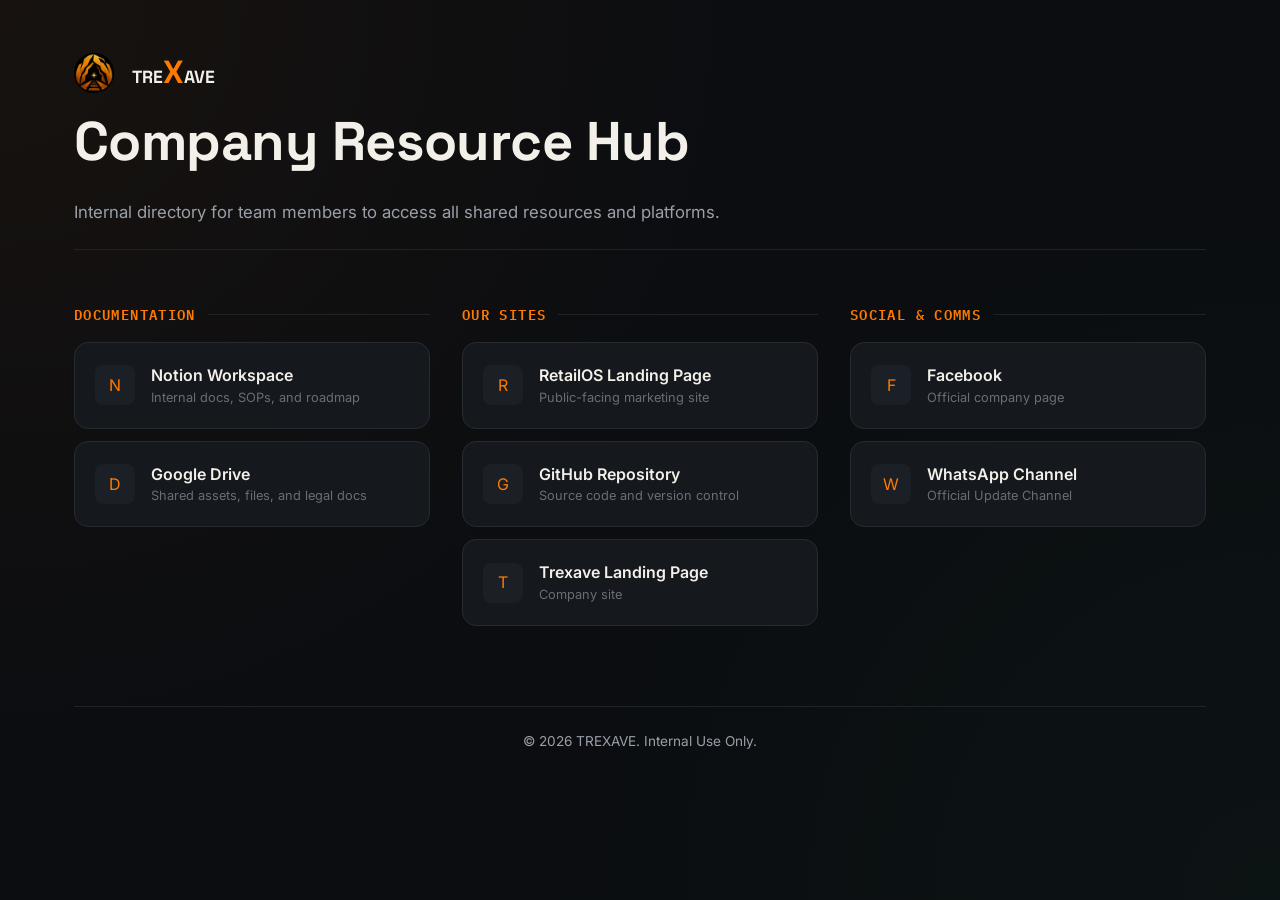
<file: index.html>
<!DOCTYPE html>
<html lang="en">

<head>
  <meta charset="UTF-8">
  <meta name="viewport" content="width=device-width, initial-scale=1.0">
  <meta name="robots" content="noindex, nofollow">
  <title>TREXAVE — Company Resource Hub</title>
  <link rel="preconnect" href="https://fonts.googleapis.com">
  <link rel="preconnect" href="https://fonts.gstatic.com" crossorigin>
  <link
    href="https://fonts.googleapis.com/css2?family=Space+Grotesk:wght@400;500;600;700&family=Inter:wght@400;500;600;700&family=IBM+Plex+Mono:wght@400;500;600&display=swap"
    rel="stylesheet">
  <link rel="stylesheet" href="style.css">
  <link rel="shortcut icon" href="img/trexave.png" type="image/x-icon">
  <style>
    .resource-hub {
      min-height: 100vh;
      padding: 48px 0;
      background:
        radial-gradient(circle at 0% 0%, rgba(255, 122, 0, 0.05) 0%, transparent 50%),
        radial-gradient(circle at 100% 100%, rgba(47, 214, 140, 0.03) 0%, transparent 50%),
        var(--bg);
    }

    .hub-header {
      margin-bottom: 56px;
      border-bottom: 1px solid var(--border-soft);
      padding-bottom: 24px;
    }

    .hub-grid {
      display: grid;
      grid-template-columns: repeat(auto-fit, minmax(320px, 1fr));
      gap: 32px;
    }

    .resource-group h2 {
      font-size: 0.85rem;
      font-family: var(--font-mono);
      text-transform: uppercase;
      letter-spacing: 0.1em;
      color: var(--accent);
      margin-bottom: 20px;
      display: flex;
      align-items: center;
      gap: 12px;
    }

    .resource-group h2::after {
      content: "";
      height: 1px;
      background: var(--border-soft);
      flex-grow: 1;
    }

    .link-list {
      display: flex;
      flex-direction: column;
      gap: 12px;
    }

    .resource-card {
      background: var(--surface);
      border: 1px solid var(--border);
      border-radius: var(--radius-md);
      padding: 20px;
      display: flex;
      align-items: center;
      gap: 16px;
      transition: all 0.2s ease;
      text-decoration: none;
    }

    .resource-card:hover {
      border-color: var(--accent);
      background: var(--surface-2);
      transform: translateX(4px);
    }

    .icon-box {
      width: 40px;
      height: 40px;
      background: var(--surface-2);
      border-radius: var(--radius-sm);
      display: flex;
      align-items: center;
      justify-content: center;
      color: var(--accent);
      flex-shrink: 0;
    }

    .resource-info {
      display: flex;
      flex-direction: column;
    }

    .resource-info span {
      color: var(--text);
      font-weight: 600;
      font-size: 1rem;
    }

    .resource-info small {
      color: var(--text-faint);
      font-size: 0.8rem;
    }

    .hub-footer {
      margin-top: 80px;
      padding-top: 24px;
      border-top: 1px solid var(--border-soft);
      text-align: center;
      color: var(--text-faint);
      font-size: 0.85rem;
    }

    @media (max-width: 760px) {
      .hub-header {
        text-align: center;
      }

      .hub-grid {
        grid-template-columns: 1fr;
      }
    }
  </style>
</head>

<body>

  <main class="resource-hub">
    <div class="container">
      <header class="hub-header">
        <div class="logo" style="margin-bottom: 12px;">
          <img src="img/trexave.png" alt="TREXAVE Logo" style="height: 40px; margin-right: 8px;">
          <span>TRE<span style="font-size: 2rem; color: var(--accent);">X</span>AVE</span>
        </div>
        <h1>Company Resource Hub</h1>
        <p class="lead">Internal directory for team members to access all shared resources and platforms.</p>
      </header>

      <div class="hub-grid">
        <!-- Documentation & Planning -->
        <section class="resource-group">
          <h2>Documentation</h2>
          <div class="link-list">
            <a href="https://app.notion.com/p/PHASE-1-FOUNDATION-LAUNCH-ACTIVATION-Execution-Aligned-398a2119f56380f297a5c622847fe8cf?source=copy_link"
              class="resource-card" target="_blank">
              <div class="icon-box">N</div>
              <div class="resource-info">
                <span>Notion Workspace</span>
                <small>Internal docs, SOPs, and roadmap</small>
              </div>
            </a>
            <a href="https://drive.google.com/drive/folders/11KpIzoAZDk5y-8XsuSW869JH6icxdfEM?usp=sharing"
              class="resource-card" target="_blank">
              <div class="icon-box">D</div>
              <div class="resource-info">
                <span>Google Drive</span>
                <small>Shared assets, files, and legal docs</small>
              </div>
            </a>
          </div>
        </section>

        <!-- Product Environments -->
        <section class="resource-group">
          <h2>Our Sites</h2>
          <div class="link-list">
            <a href="retailos.html" class="resource-card">
              <div class="icon-box">R</div>
              <div class="resource-info">
                <span>RetailOS Landing Page</span>
                <small>Public-facing marketing site</small>
              </div>
              <a href="https://github.com/ENJ-digitalhub/Sales_Management_System" class="resource-card" target="_blank">
                <div class="icon-box">G</div>
                <div class="resource-info">
                  <span>GitHub Repository</span>
                  <small>Source code and version control</small>
                </div>
              </a>
              <a href="trexave.html" class="resource-card">
                <div class="icon-box">T</div>
                <div class="resource-info">
                  <span>Trexave Landing Page</span>
                  <small>Company site</small>
                </div>
              </a>
          </div>
        </section>

        <!-- Communication & Social -->
        <section class="resource-group">
          <h2>Social & Comms</h2>
          <div class="link-list">
            <a href="https://www.facebook.com/profile.php?id=61591849526141&mibextid=ZbWKwL" class="resource-card"
              target="_blank">
              <div class="icon-box">F</div>
              <div class="resource-info">
                <span>Facebook</span>
                <small>Official company page</small>
              </div>
            </a>
            <a href="https://whatsapp.com/channel/0029Vb8WngeKmCPNN6YK0Y0V" class="resource-card" target="_blank">
              <div class="icon-box">W</div>
              <div class="resource-info">
                <span>WhatsApp Channel</span>
                <small>Official Update Channel</small>
              </div>
            </a>
            <!-- <a href="#" class="resource-card" target="_blank">
              <div class="icon-box">L</div>
              <div class="resource-info">
                <span>LinkedIn</span>
                <small>Professional network & hiring</small>
              </div>
            </a>
            <a href="#" class="resource-card" target="_blank">
              <div class="icon-box">I</div>
              <div class="resource-info">
                <span>Instagram</span>
                <small>Brand culture and visual updates</small>
              </div>
            </a> -->
          </div>
        </section>
      </div>

      <footer class="hub-footer">
        <p>© 2026 TREXAVE. Internal Use Only.</p>
      </footer>
    </div>
  </main>

</body>

</html>
</file>
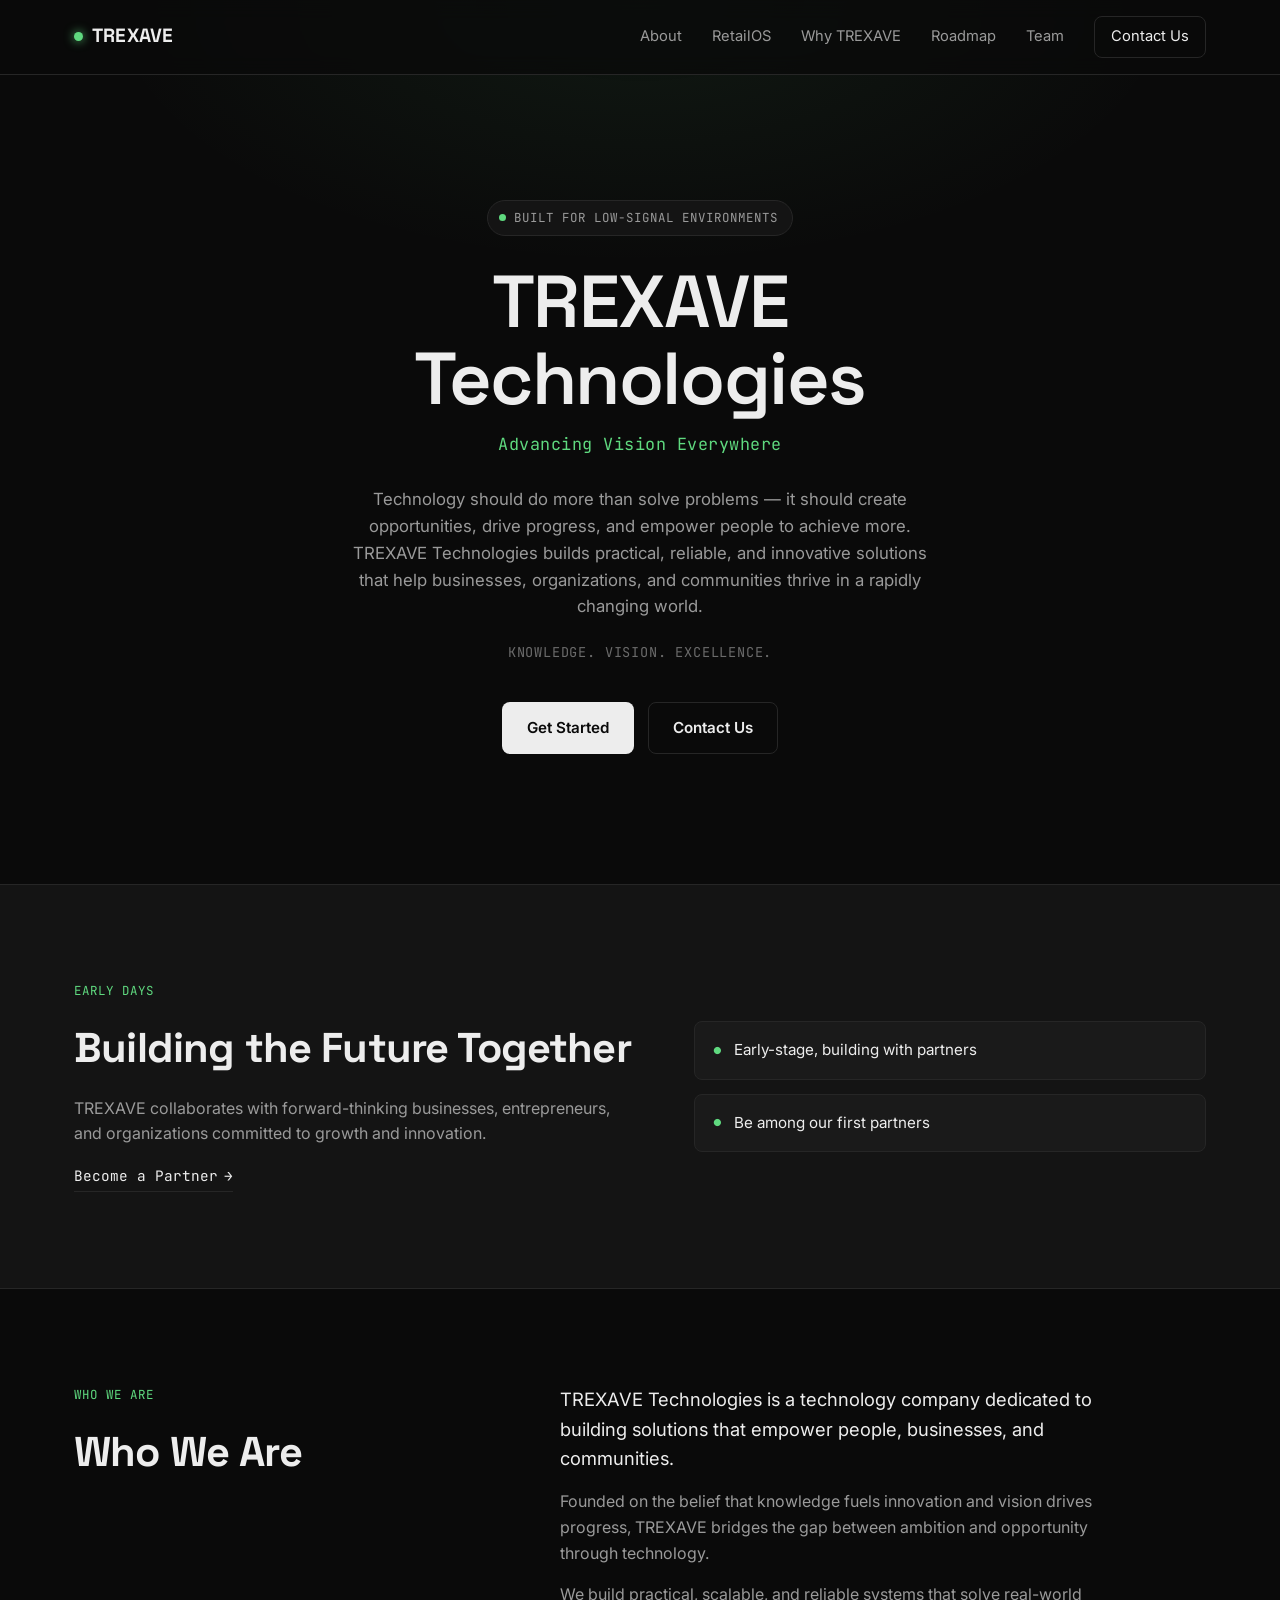
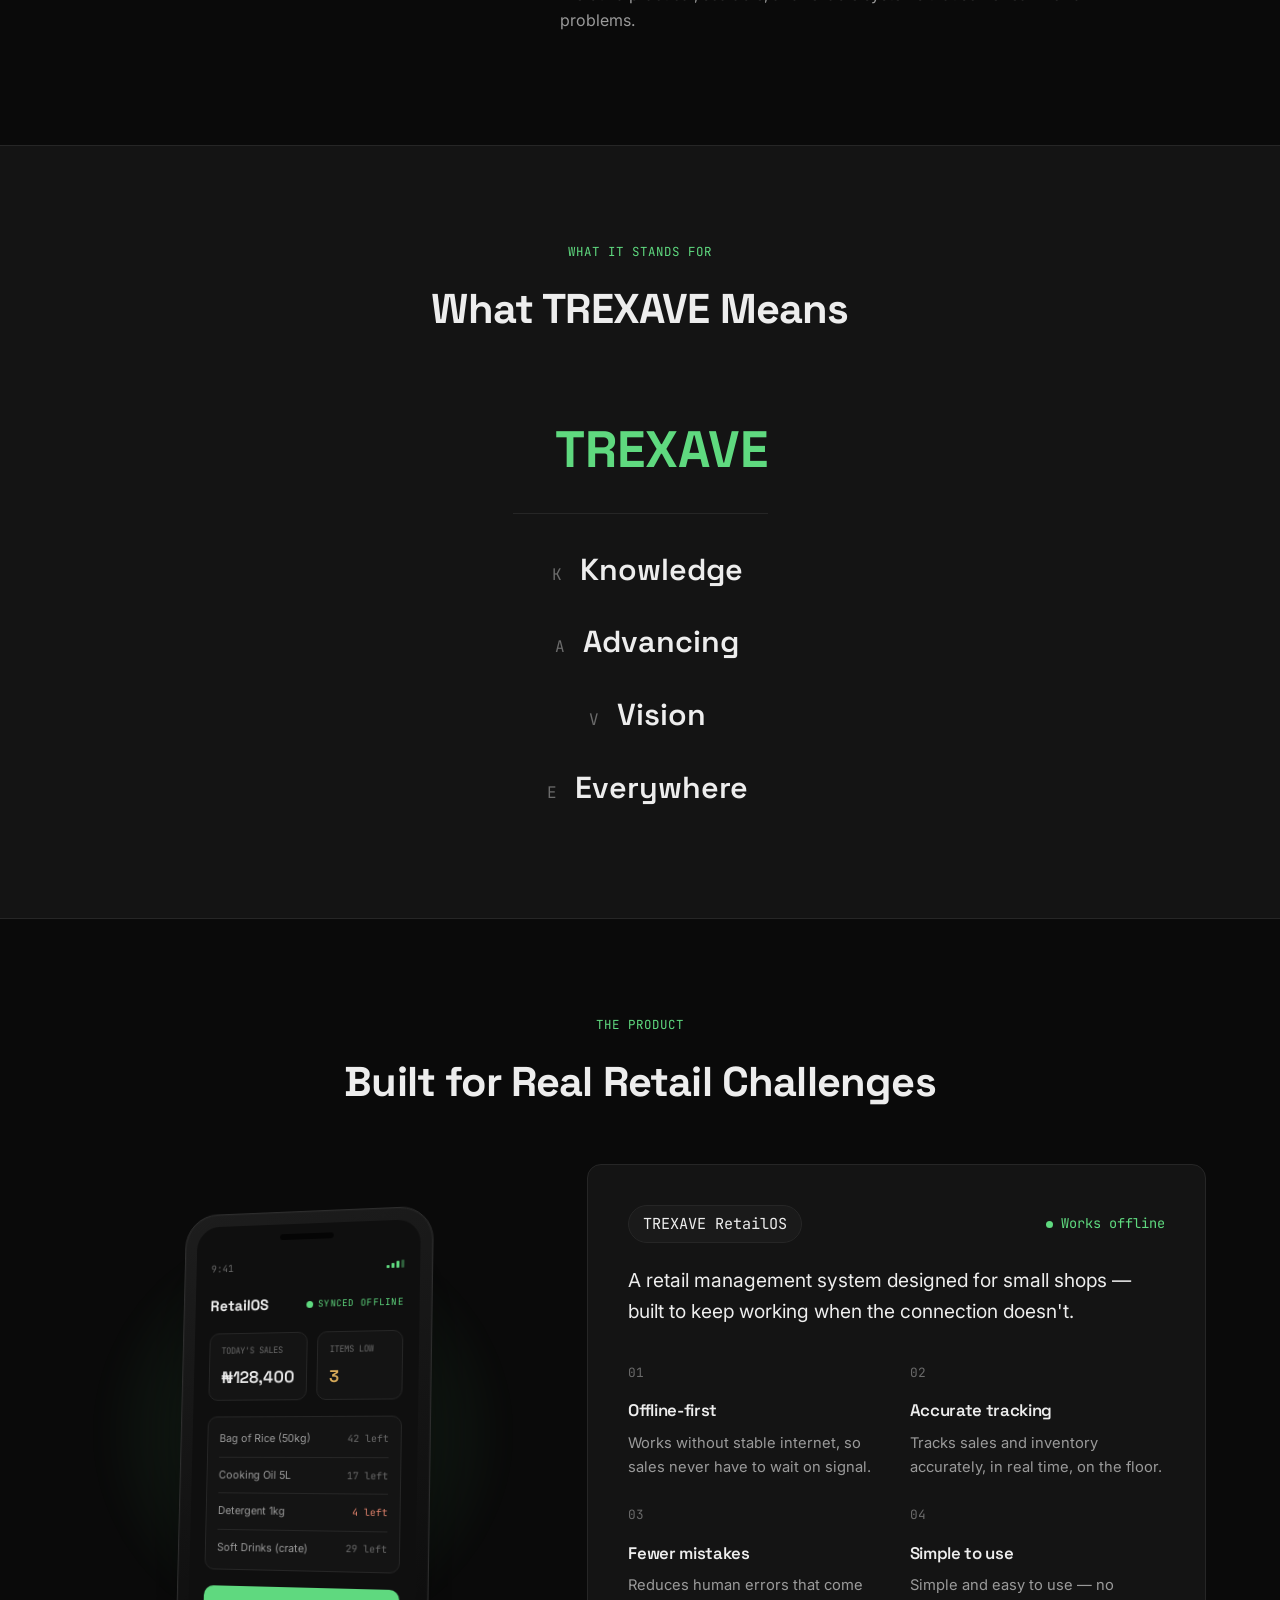
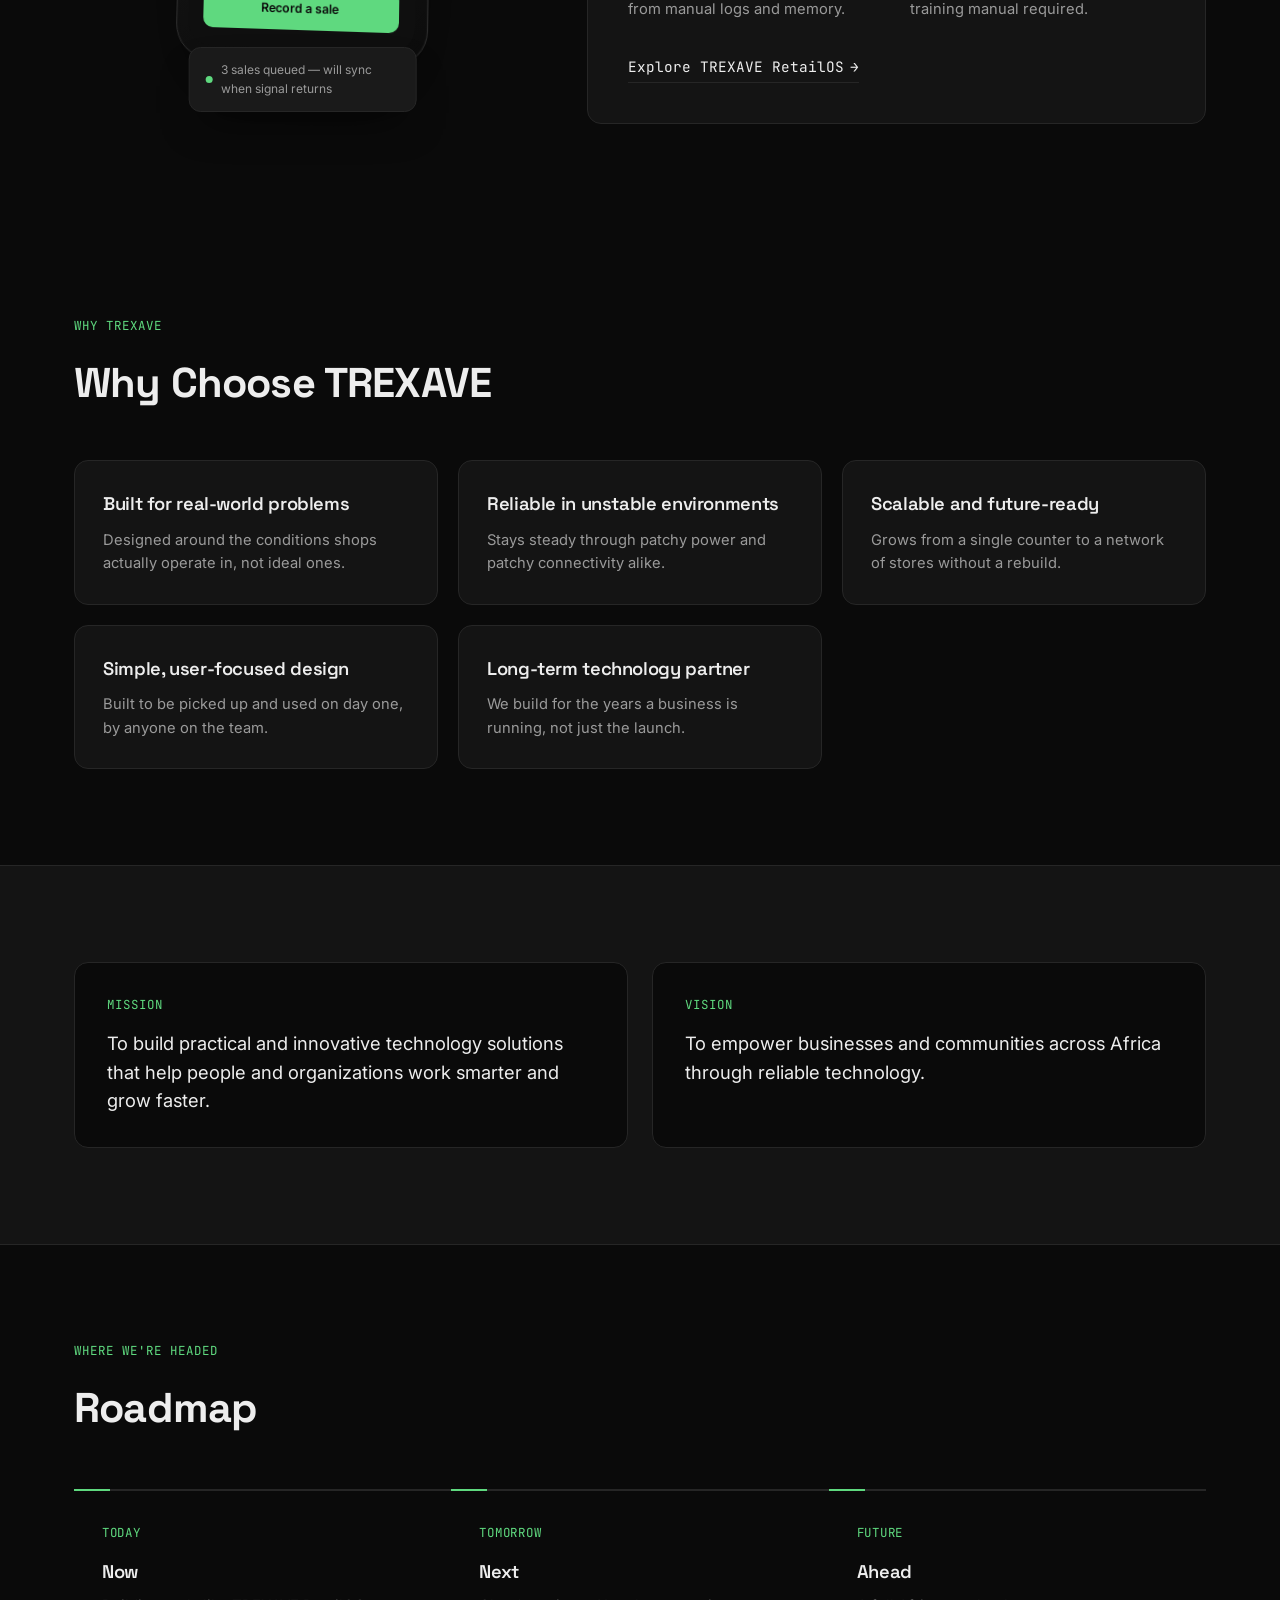
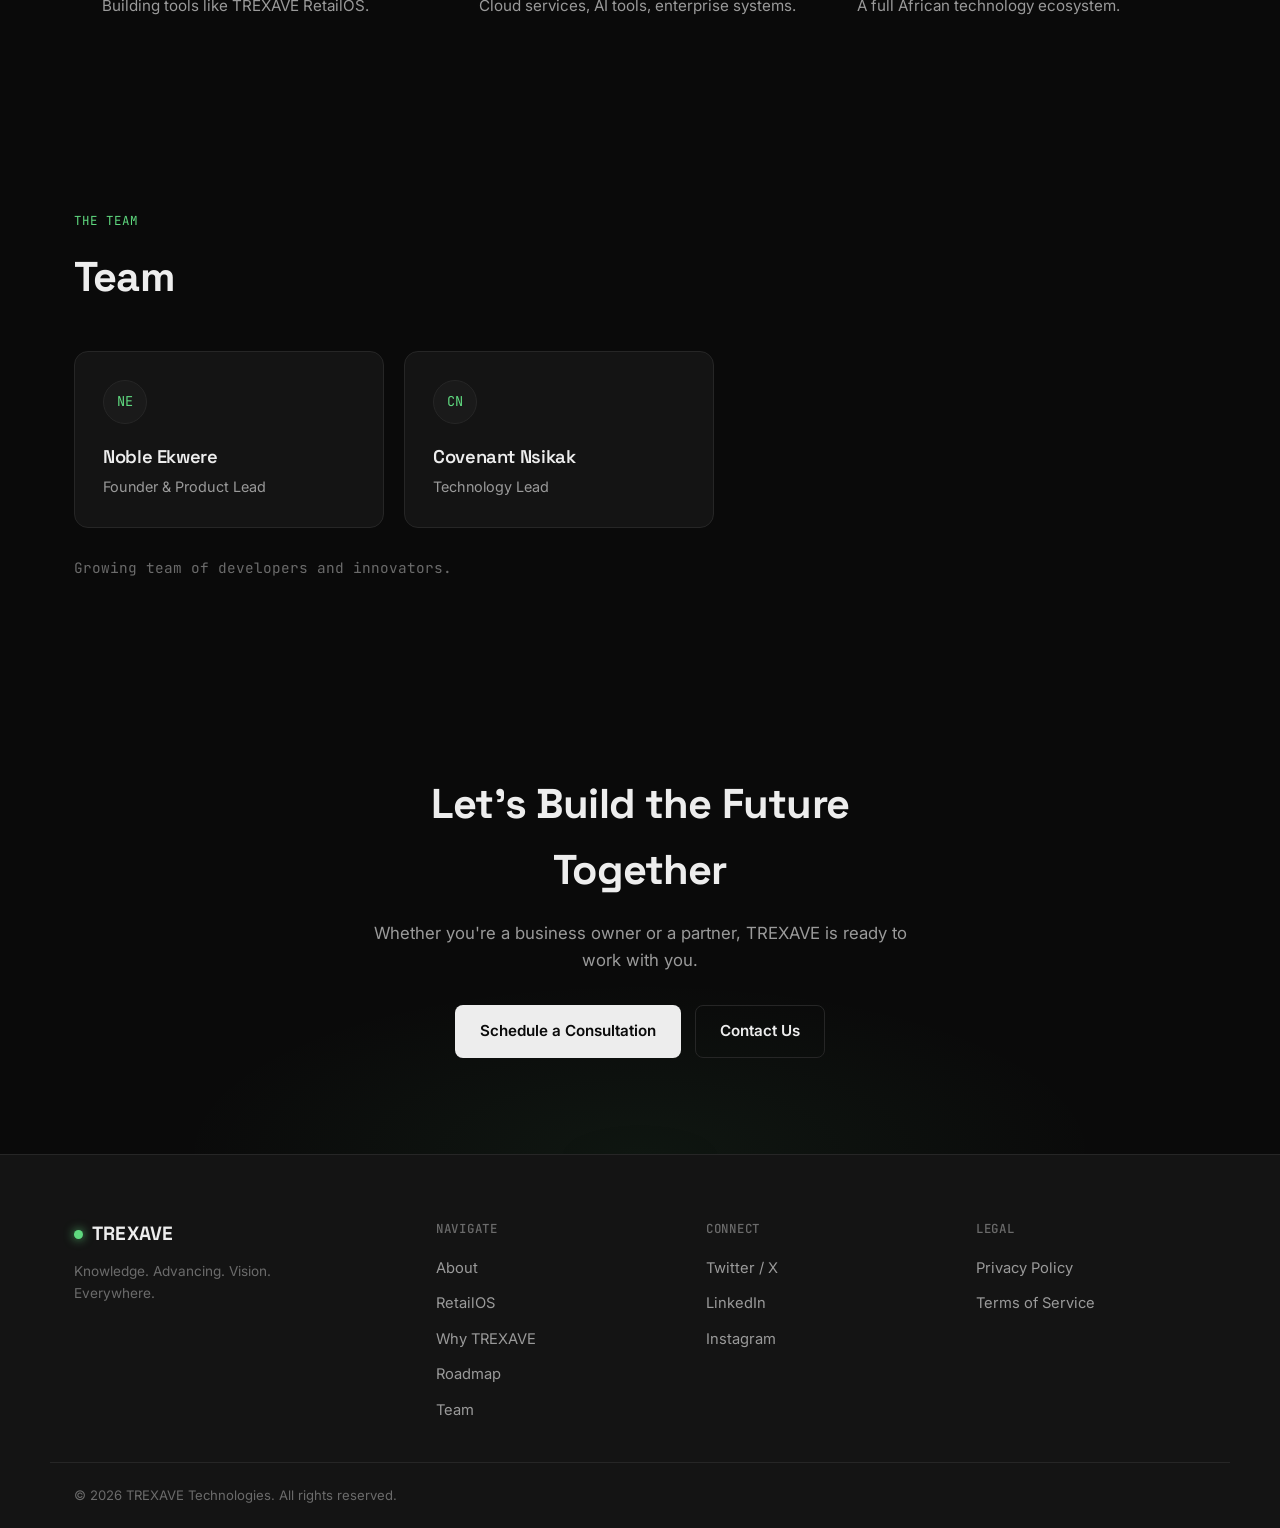
<file: trexave/index.html>
<!DOCTYPE html>
<html lang="en">
<head>
  <meta charset="UTF-8" />
  <meta name="viewport" content="width=device-width, initial-scale=1.0" />
  <title>TREXAVE Technologies — Knowledge. Vision. Excellence.</title>
  <meta name="description" content="TREXAVE Technologies builds practical, reliable software for African businesses, starting with TREXAVE RetailOS — retail management that works even without stable internet." />
  <link rel="preconnect" href="https://fonts.googleapis.com">
  <link rel="preconnect" href="https://fonts.gstatic.com" crossorigin>
  <link href="https://fonts.googleapis.com/css2?family=Space+Grotesk:wght@500;600;700&family=Inter:wght@400;500;600&family=JetBrains+Mono:wght@400;500&display=swap" rel="stylesheet">
  <link rel="stylesheet" href="css/styles.css" />
</head>
<body>

  <!-- ============ NAV ============ -->
  <header class="nav" id="nav">
    <div class="nav__inner">
      <a href="#" class="nav__brand">
        <span class="nav__mark" aria-hidden="true"></span>
        TREXAVE
      </a>

      <nav class="nav__links" id="navLinks">
        <a href="#about">About</a>
        <a href="#product">RetailOS</a>
        <a href="#why">Why TREXAVE</a>
        <a href="#roadmap">Roadmap</a>
        <a href="#team">Team</a>
        <a href="#contact" class="nav__cta">Contact Us</a>
      </nav>

      <button class="nav__toggle" id="navToggle" aria-label="Toggle menu" aria-expanded="false" aria-controls="navLinks">
        <span></span><span></span><span></span>
      </button>
    </div>
  </header>

  <main>
    <!-- ============ HERO ============ -->
    <section class="hero">
      <div class="hero__signal" aria-hidden="true">
        <span class="ring ring--1"></span>
        <span class="ring ring--2"></span>
        <span class="ring ring--3"></span>
      </div>

      <div class="hero__inner">
        <p class="eyebrow eyebrow--status" data-status>
          <span class="status-dot" aria-hidden="true"></span>
          Built for low-signal environments
        </p>

        <h1 class="hero__title">TREXAVE Technologies</h1>
        <p class="hero__subtitle">Advancing Vision Everywhere</p>

        <p class="hero__text">
          Technology should do more than solve problems — it should create opportunities,
          drive progress, and empower people to achieve more. TREXAVE Technologies builds
          practical, reliable, and innovative solutions that help businesses, organizations,
          and communities thrive in a rapidly changing world.
        </p>

        <p class="hero__line">Knowledge. Vision. Excellence.</p>

        <div class="hero__actions">
          <a href="#product" class="btn btn--primary">Get Started</a>
          <a href="#contact" class="btn btn--outline">Contact Us</a>
        </div>
      </div>
    </section>

    <!-- ============ TRUST ============ -->
    <section class="trust fade-in">
      <div class="container trust__grid">
        <div class="trust__copy">
          <p class="eyebrow">Early days</p>
          <h2>Building the Future Together</h2>
          <p class="body-text">
            TREXAVE collaborates with forward-thinking businesses, entrepreneurs, and
            organizations committed to growth and innovation.
          </p>
          <a href="#contact" class="link-arrow">Become a Partner <span aria-hidden="true">→</span></a>
        </div>

        <div class="trust__cards">
          <div class="trust__card">
            <span class="trust__card-mark">●</span>
            <p>Early-stage, building with partners</p>
          </div>
          <div class="trust__card">
            <span class="trust__card-mark">●</span>
            <p>Be among our first partners</p>
          </div>
        </div>
      </div>
    </section>

    <!-- ============ ABOUT ============ -->
    <section class="about" id="about">
      <div class="container about__grid">
        <div class="about__label fade-in">
          <p class="eyebrow">Who we are</p>
          <h2>Who We Are</h2>
        </div>

        <div class="about__body fade-in">
          <p class="body-text body-text--lg">
            TREXAVE Technologies is a technology company dedicated to building solutions
            that empower people, businesses, and communities.
          </p>
          <p class="body-text">
            Founded on the belief that knowledge fuels innovation and vision drives
            progress, TREXAVE bridges the gap between ambition and opportunity through
            technology.
          </p>
          <p class="body-text">
            We build practical, scalable, and reliable systems that solve real-world
            problems.
          </p>
        </div>
      </div>
    </section>

    <!-- ============ MEANING ============ -->
    <section class="meaning fade-in">
      <div class="container">
        <p class="eyebrow eyebrow--center">What it stands for</p>
        <h2 class="meaning__title">What TREXAVE Means</h2>

        <div class="meaning__stack">
          <div class="meaning__row meaning__row--lead">
            <span class="meaning__letter">K</span>
            <span class="meaning__word">TREXAVE</span>
          </div>
          <div class="meaning__row">
            <span class="meaning__letter">K</span>
            <span class="meaning__word">Knowledge</span>
          </div>
          <div class="meaning__row">
            <span class="meaning__letter">A</span>
            <span class="meaning__word">Advancing</span>
          </div>
          <div class="meaning__row">
            <span class="meaning__letter">V</span>
            <span class="meaning__word">Vision</span>
          </div>
          <div class="meaning__row">
            <span class="meaning__letter">E</span>
            <span class="meaning__word">Everywhere</span>
          </div>
        </div>
      </div>
    </section>

    <!-- ============ PRODUCT ============ -->
    <section class="product" id="product">
      <div class="container">
        <div class="product__head fade-in">
          <p class="eyebrow">The product</p>
          <h2>Built for Real Retail Challenges</h2>
        </div>

        <div class="product__layout">

          <!-- 3D device mockup — pure CSS, no images -->
          <div class="device-stage fade-in" aria-hidden="true">
            <div class="device-stage__glow"></div>
            <div class="device">
              <div class="device__screen">
                <div class="device__statusbar">
                  <span>9:41</span>
                  <span class="device__signal-icon">
                    <span></span><span></span><span></span><span></span>
                  </span>
                </div>

                <div class="device__app-header">
                  <span class="device__app-title">RetailOS</span>
                  <span class="device__sync">
                    <span class="status-dot" aria-hidden="true"></span>
                    Synced offline
                  </span>
                </div>

                <div class="device__stat-row">
                  <div class="device__stat">
                    <span class="device__stat-label">Today's sales</span>
                    <span class="device__stat-value">₦128,400</span>
                  </div>
                  <div class="device__stat">
                    <span class="device__stat-label">Items low</span>
                    <span class="device__stat-value device__stat-value--warn">3</span>
                  </div>
                </div>

                <div class="device__list">
                  <div class="device__list-row">
                    <span>Bag of Rice (50kg)</span>
                    <span class="device__list-qty">42 left</span>
                  </div>
                  <div class="device__list-row">
                    <span>Cooking Oil 5L</span>
                    <span class="device__list-qty">17 left</span>
                  </div>
                  <div class="device__list-row">
                    <span>Detergent 1kg</span>
                    <span class="device__list-qty device__list-qty--low">4 left</span>
                  </div>
                  <div class="device__list-row">
                    <span>Soft Drinks (crate)</span>
                    <span class="device__list-qty">29 left</span>
                  </div>
                </div>

                <div class="device__cta">Record a sale</div>
              </div>
            </div>

            <!-- floating card behind/beside the phone -->
            <div class="device-card device-card--sync">
              <span class="status-dot" aria-hidden="true"></span>
              <span>3 sales queued — will sync when signal returns</span>
            </div>
          </div>

          <!-- Copy + features -->
          <div class="product__panel fade-in">
            <div class="product__panel-top">
              <span class="product__tag">TREXAVE RetailOS</span>
              <span class="product__signal" data-status>
                <span class="status-dot" aria-hidden="true"></span>
                Works offline
              </span>
            </div>

            <p class="product__lede">
              A retail management system designed for small shops — built to keep working
              when the connection doesn't.
            </p>

            <div class="product__features">
              <div class="feature">
                <span class="feature__index">01</span>
                <h3>Offline-first</h3>
                <p>Works without stable internet, so sales never have to wait on signal.</p>
              </div>
              <div class="feature">
                <span class="feature__index">02</span>
                <h3>Accurate tracking</h3>
                <p>Tracks sales and inventory accurately, in real time, on the floor.</p>
              </div>
              <div class="feature">
                <span class="feature__index">03</span>
                <h3>Fewer mistakes</h3>
                <p>Reduces human errors that come from manual logs and memory.</p>
              </div>
              <div class="feature">
                <span class="feature__index">04</span>
                <h3>Simple to use</h3>
                <p>Simple and easy to use — no training manual required.</p>
              </div>
            </div>

            <a href="#contact" class="link-arrow">Explore TREXAVE RetailOS <span aria-hidden="true">→</span></a>
          </div>

        </div>
      </div>
    </section>

    <!-- ============ WHY CHOOSE ============ -->
    <section class="why" id="why">
      <div class="container">
        <p class="eyebrow fade-in">Why TREXAVE</p>
        <h2 class="fade-in">Why Choose TREXAVE</h2>

        <div class="why__grid">
          <div class="why__card fade-in">
            <h3>Built for real-world problems</h3>
            <p>Designed around the conditions shops actually operate in, not ideal ones.</p>
          </div>
          <div class="why__card fade-in">
            <h3>Reliable in unstable environments</h3>
            <p>Stays steady through patchy power and patchy connectivity alike.</p>
          </div>
          <div class="why__card fade-in">
            <h3>Scalable and future-ready</h3>
            <p>Grows from a single counter to a network of stores without a rebuild.</p>
          </div>
          <div class="why__card fade-in">
            <h3>Simple, user-focused design</h3>
            <p>Built to be picked up and used on day one, by anyone on the team.</p>
          </div>
          <div class="why__card fade-in">
            <h3>Long-term technology partner</h3>
            <p>We build for the years a business is running, not just the launch.</p>
          </div>
        </div>
      </div>
    </section>

    <!-- ============ MISSION & VISION ============ -->
    <section class="mv">
      <div class="container mv__grid">
        <div class="mv__card fade-in">
          <p class="eyebrow">Mission</p>
          <p class="mv__text">
            To build practical and innovative technology solutions that help people
            and organizations work smarter and grow faster.
          </p>
        </div>
        <div class="mv__card fade-in">
          <p class="eyebrow">Vision</p>
          <p class="mv__text">
            To empower businesses and communities across Africa through reliable
            technology.
          </p>
        </div>
      </div>
    </section>

    <!-- ============ ROADMAP ============ -->
    <section class="roadmap" id="roadmap">
      <div class="container">
        <p class="eyebrow fade-in">Where we're headed</p>
        <h2 class="fade-in">Roadmap</h2>

        <div class="roadmap__line">
          <div class="roadmap__stage fade-in">
            <span class="roadmap__tag">Today</span>
            <h3>Now</h3>
            <p>Building tools like TREXAVE RetailOS.</p>
          </div>
          <div class="roadmap__stage fade-in">
            <span class="roadmap__tag">Tomorrow</span>
            <h3>Next</h3>
            <p>Cloud services, AI tools, enterprise systems.</p>
          </div>
          <div class="roadmap__stage fade-in">
            <span class="roadmap__tag">Future</span>
            <h3>Ahead</h3>
            <p>A full African technology ecosystem.</p>
          </div>
        </div>
      </div>
    </section>

    <!-- ============ TEAM ============ -->
    <section class="team fade-in" id="team">
      <div class="container">
        <p class="eyebrow">The team</p>
        <h2>Team</h2>

        <div class="team__grid">
          <div class="team__card">
            <span class="team__initial">NE</span>
            <h3>Noble Ekwere</h3>
            <p>Founder &amp; Product Lead</p>
          </div>
          <div class="team__card">
            <span class="team__initial">CN</span>
            <h3>Covenant Nsikak</h3>
            <p>Technology Lead</p>
          </div>
        </div>

        <p class="team__note">Growing team of developers and innovators.</p>
      </div>
    </section>

    <!-- ============ FINAL CTA ============ -->
    <section class="final-cta fade-in" id="contact">
      <div class="container final-cta__inner">
        <h2>Let's Build the Future Together</h2>
        <p>Whether you're a business owner or a partner, TREXAVE is ready to work with you.</p>
        <div class="hero__actions hero__actions--center">
          <a href="#contact" class="btn btn--primary">Schedule a Consultation</a>
          <a href="#contact" class="btn btn--outline">Contact Us</a>
        </div>
      </div>
    </section>
  </main>

  <!-- ============ FOOTER ============ -->
  <footer class="footer">
    <div class="container footer__grid">
      <div class="footer__brand">
        <a href="#" class="nav__brand">
          <span class="nav__mark" aria-hidden="true"></span>
          TREXAVE
        </a>
        <p>Knowledge. Advancing. Vision. Everywhere.</p>
      </div>

      <div class="footer__col">
        <h4>Navigate</h4>
        <a href="#about">About</a>
        <a href="#product">RetailOS</a>
        <a href="#why">Why TREXAVE</a>
        <a href="#roadmap">Roadmap</a>
        <a href="#team">Team</a>
      </div>

      <div class="footer__col">
        <h4>Connect</h4>
        <a href="#">Twitter / X</a>
        <a href="#">LinkedIn</a>
        <a href="#">Instagram</a>
      </div>

      <div class="footer__col">
        <h4>Legal</h4>
        <a href="#">Privacy Policy</a>
        <a href="#">Terms of Service</a>
      </div>
    </div>

    <div class="container footer__bottom">
      <p>© <span id="year"></span> TREXAVE Technologies. All rights reserved.</p>
    </div>
  </footer>

  <script src="js/main.js"></script>
</body>
</html>
</file>
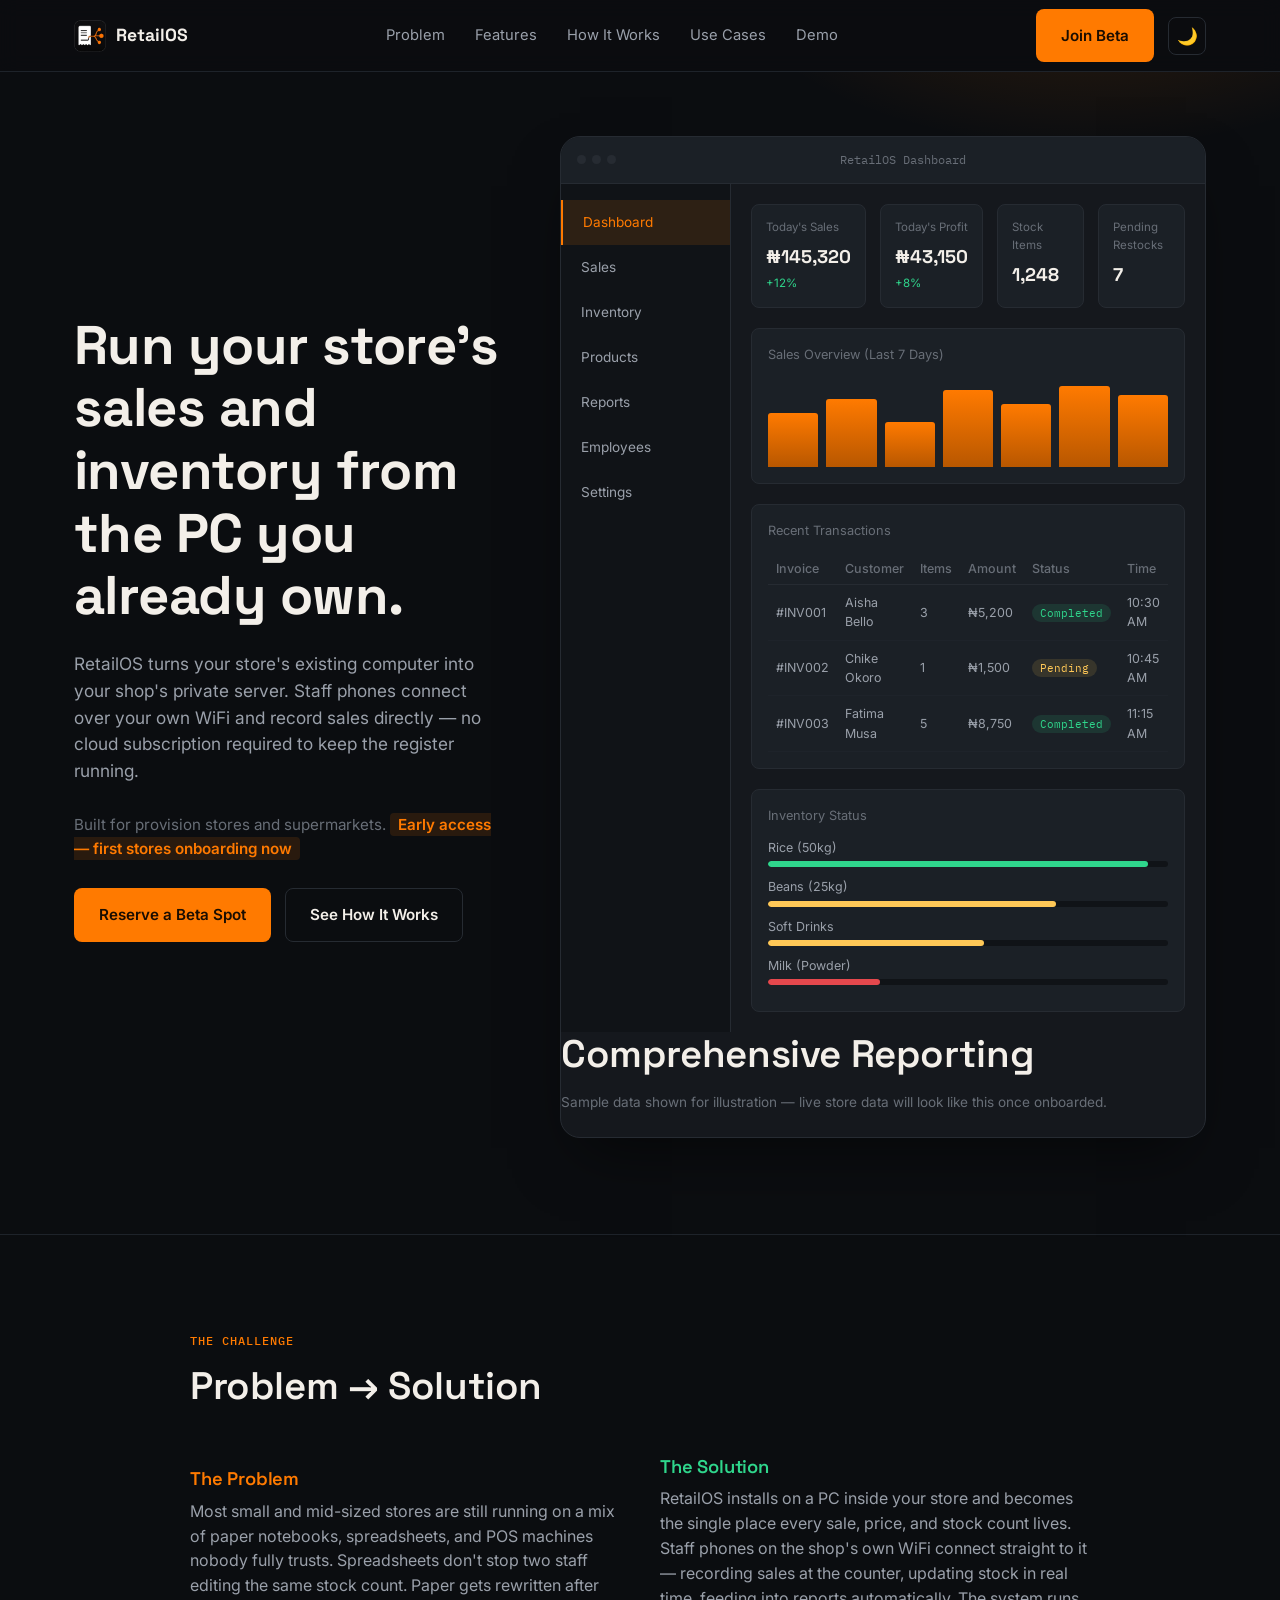
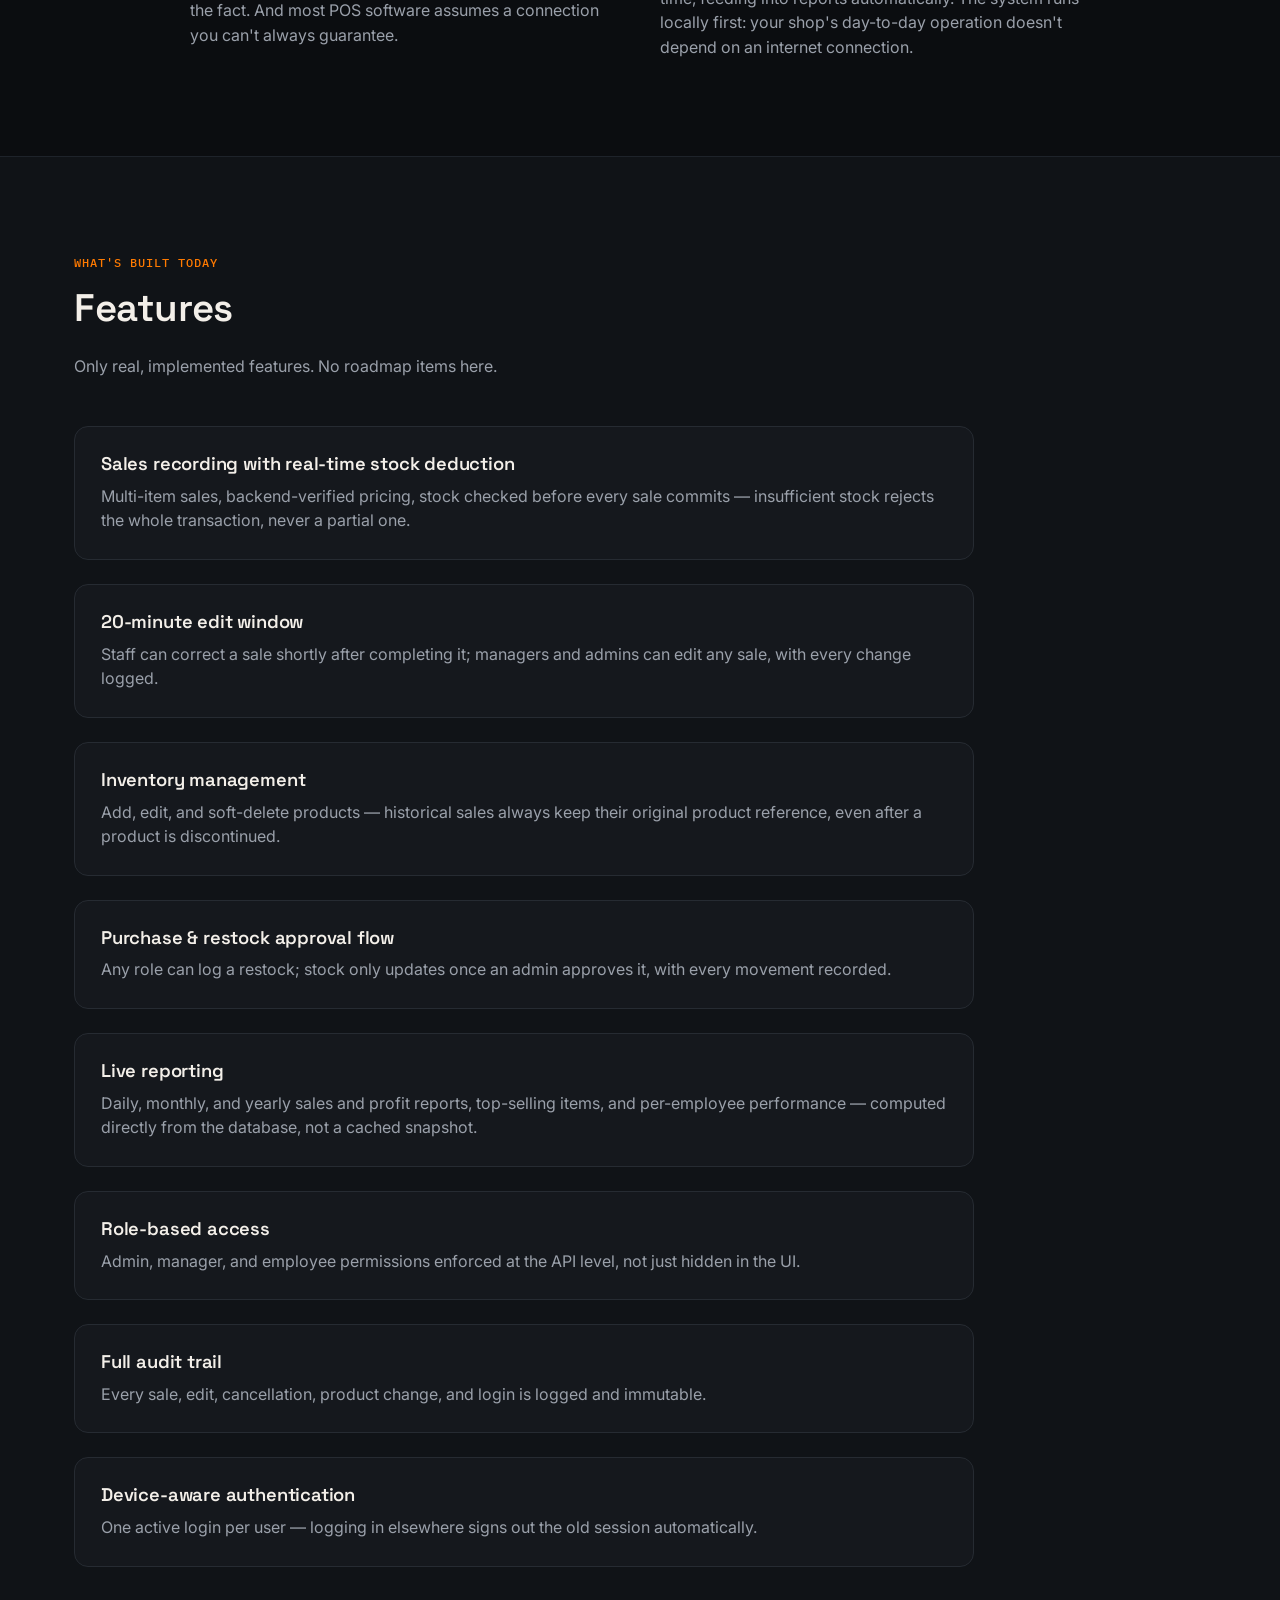
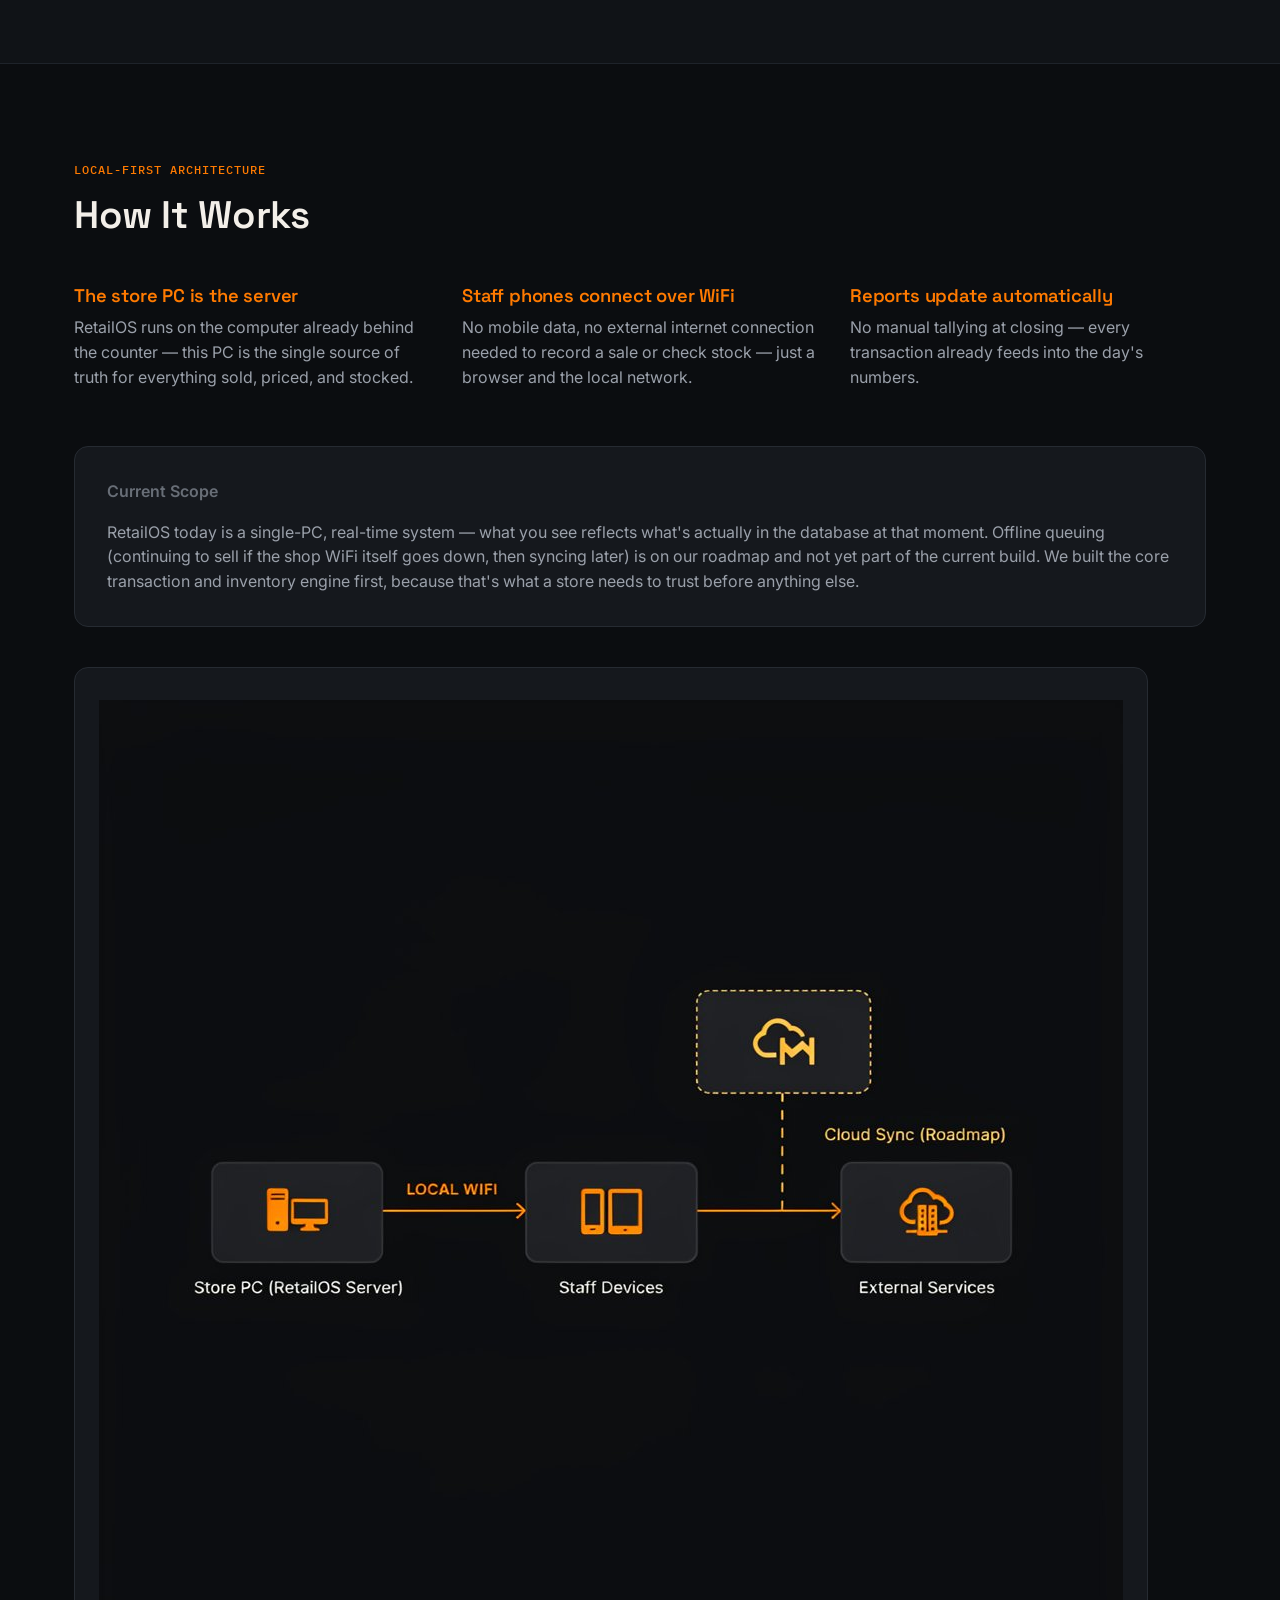
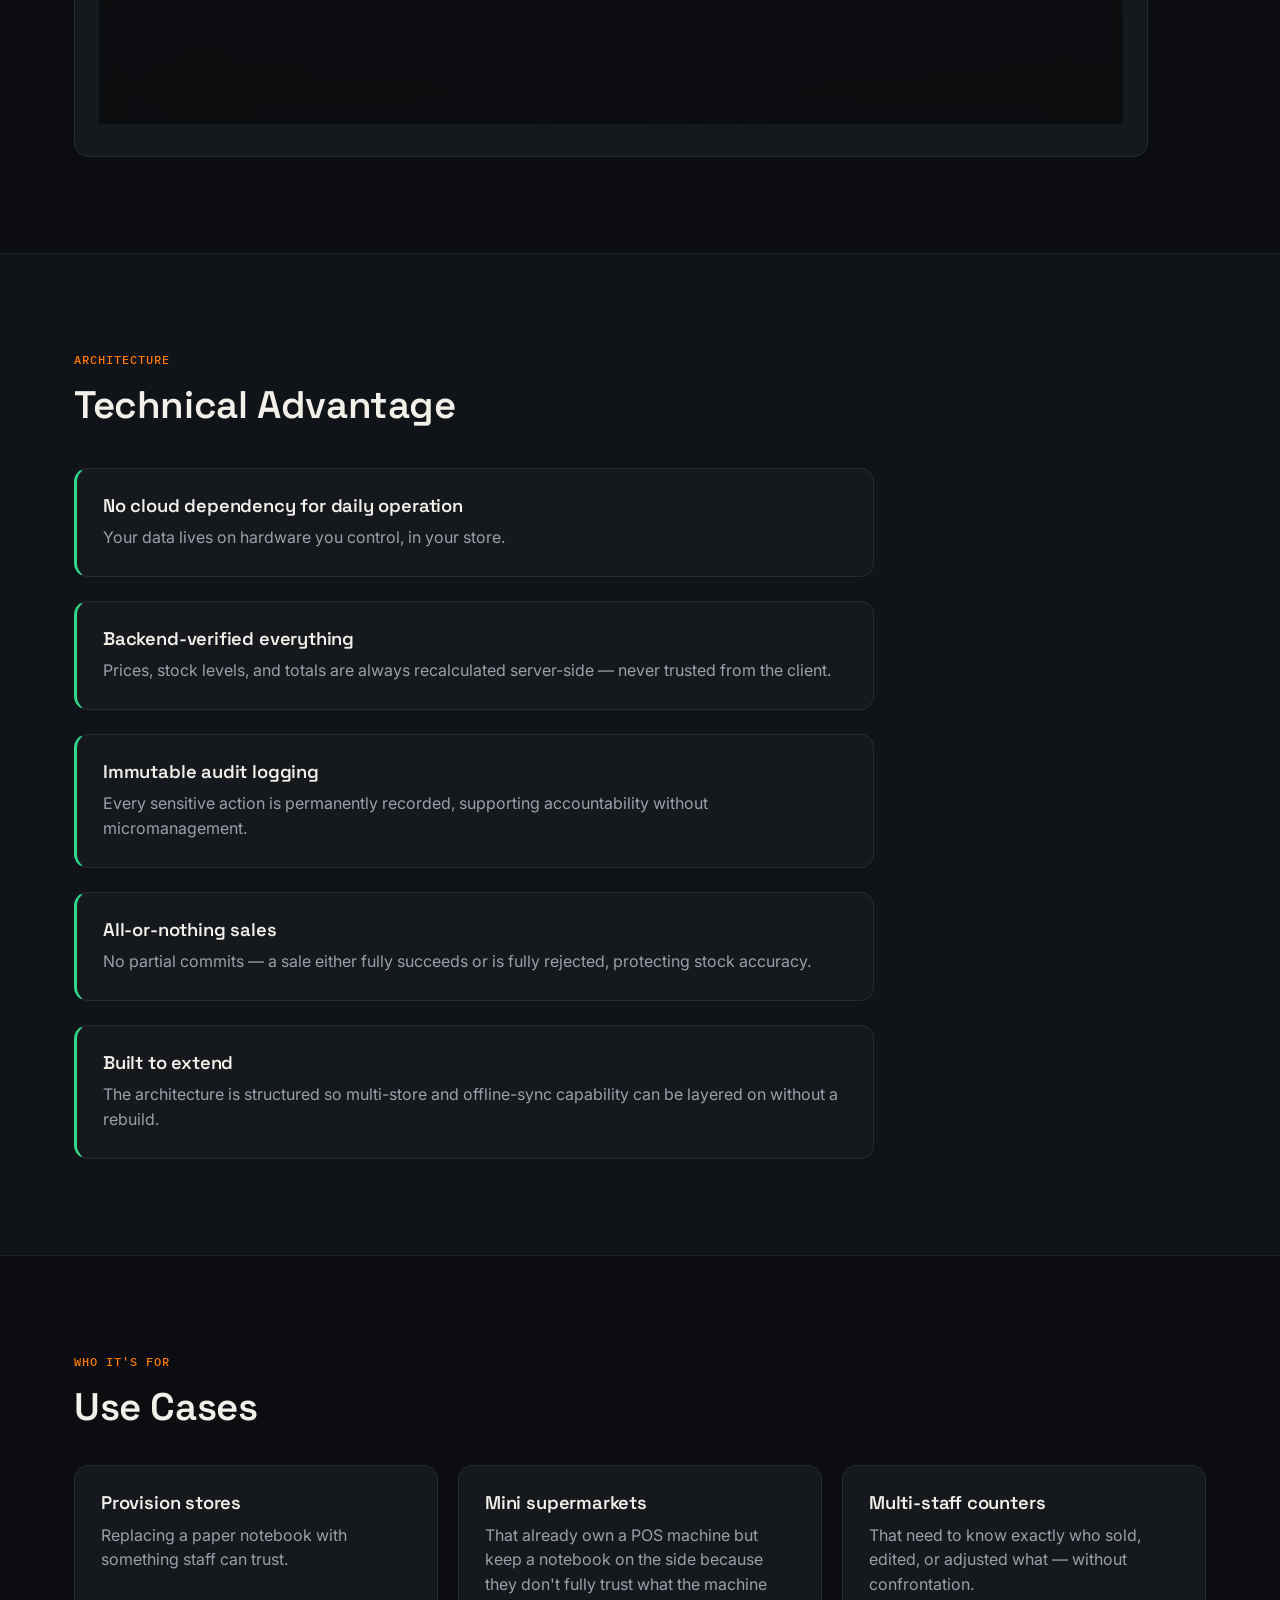
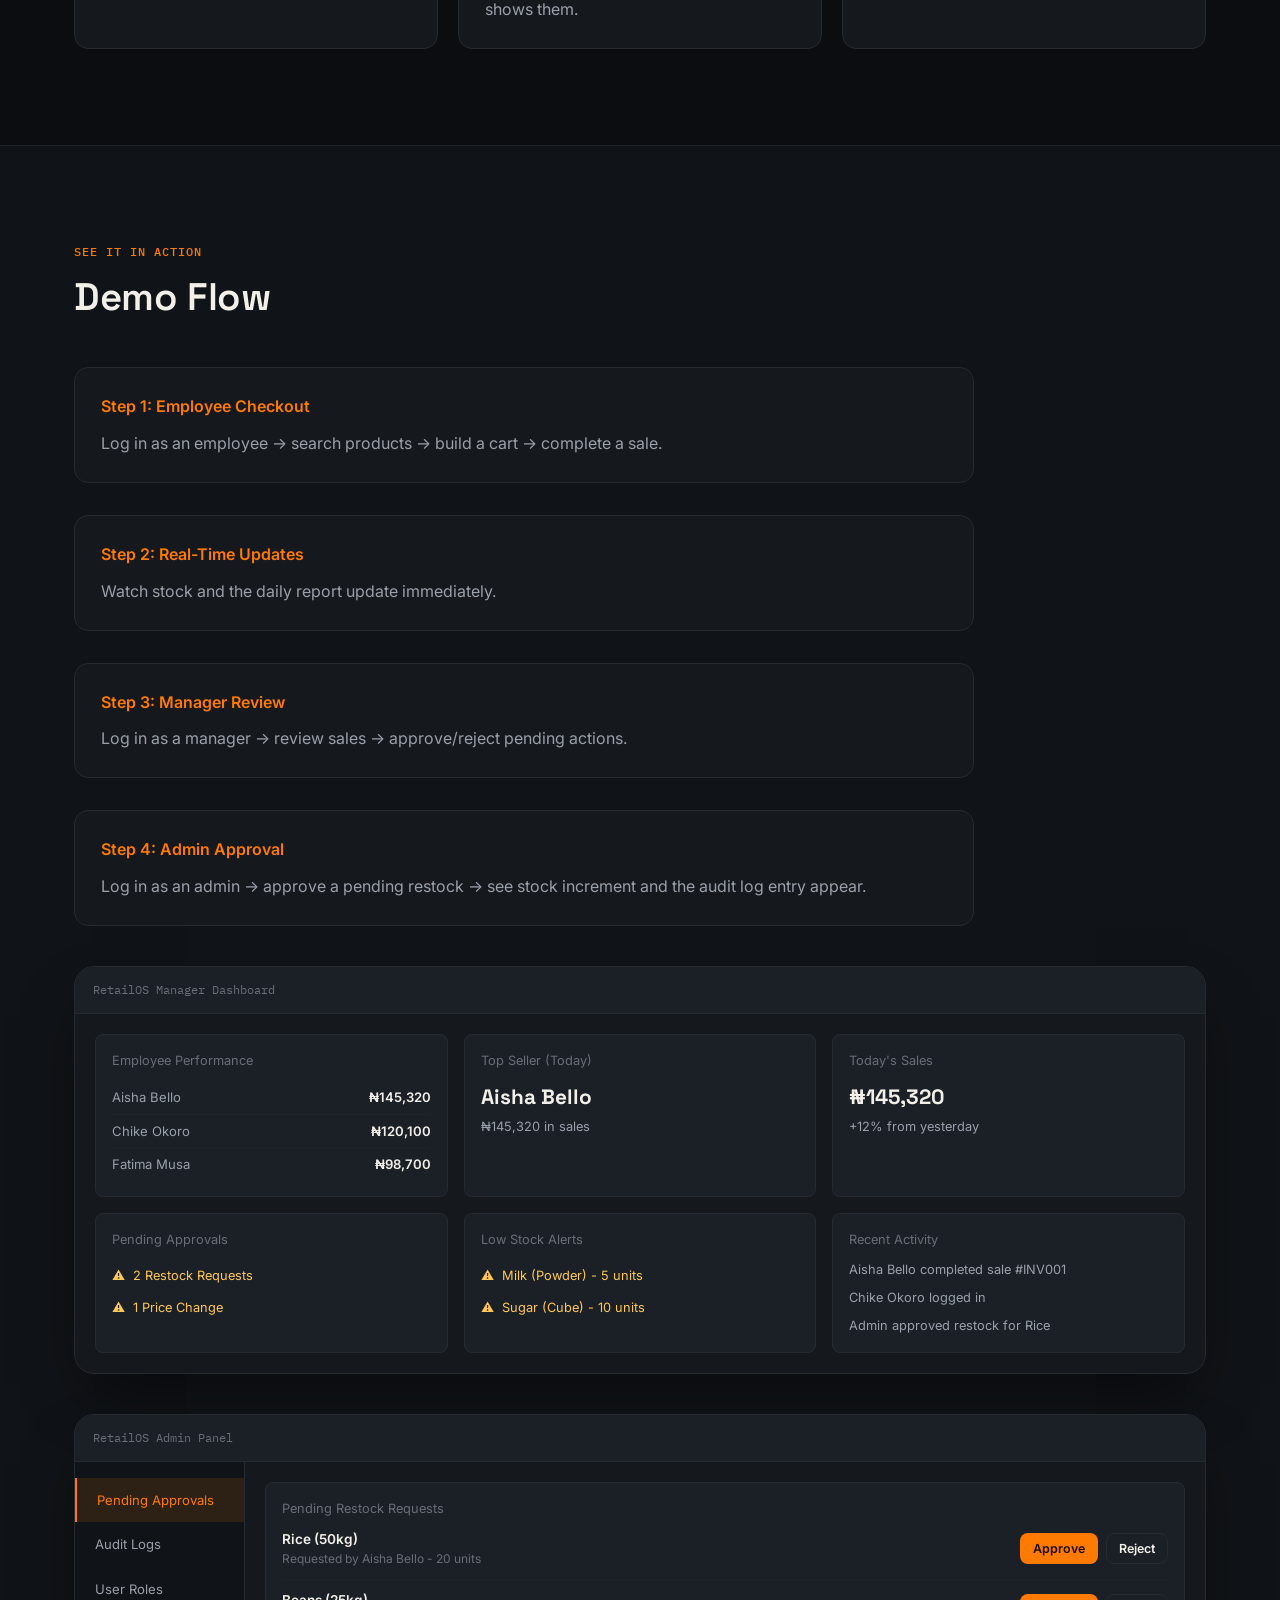
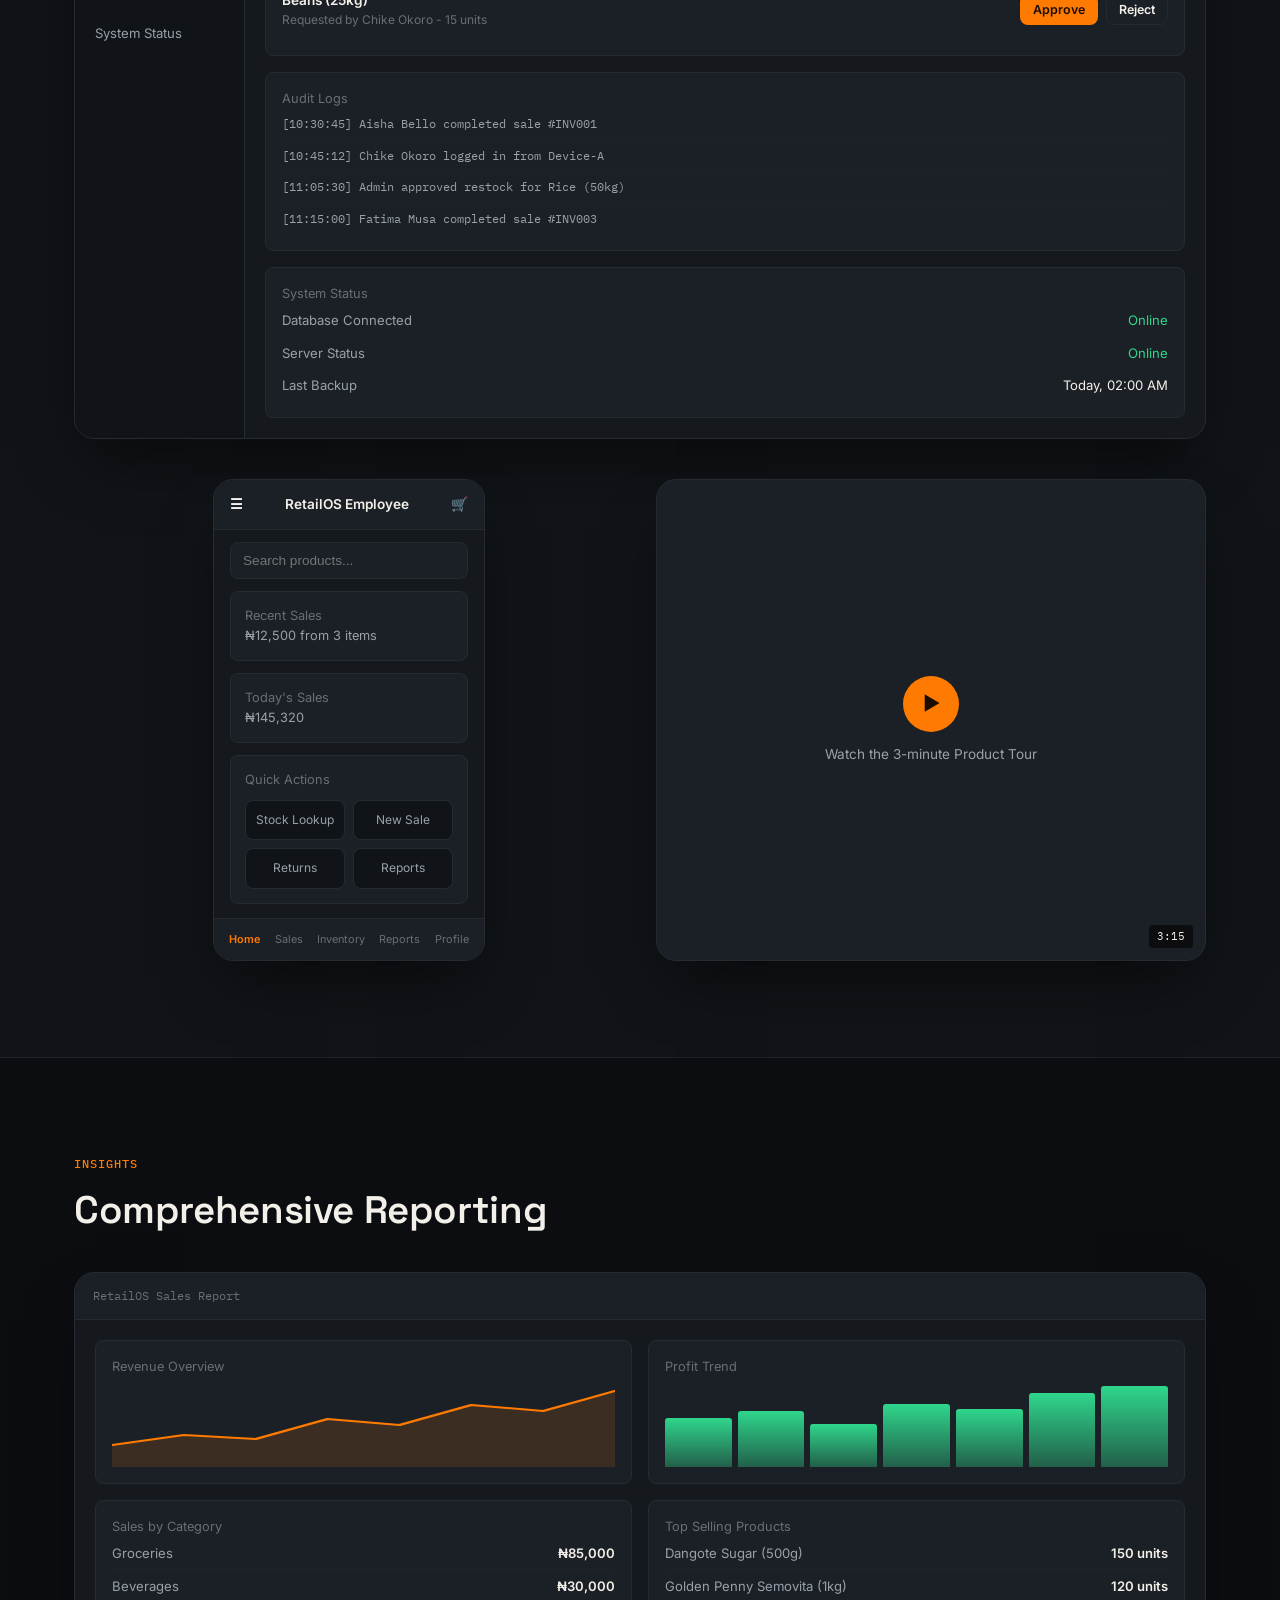
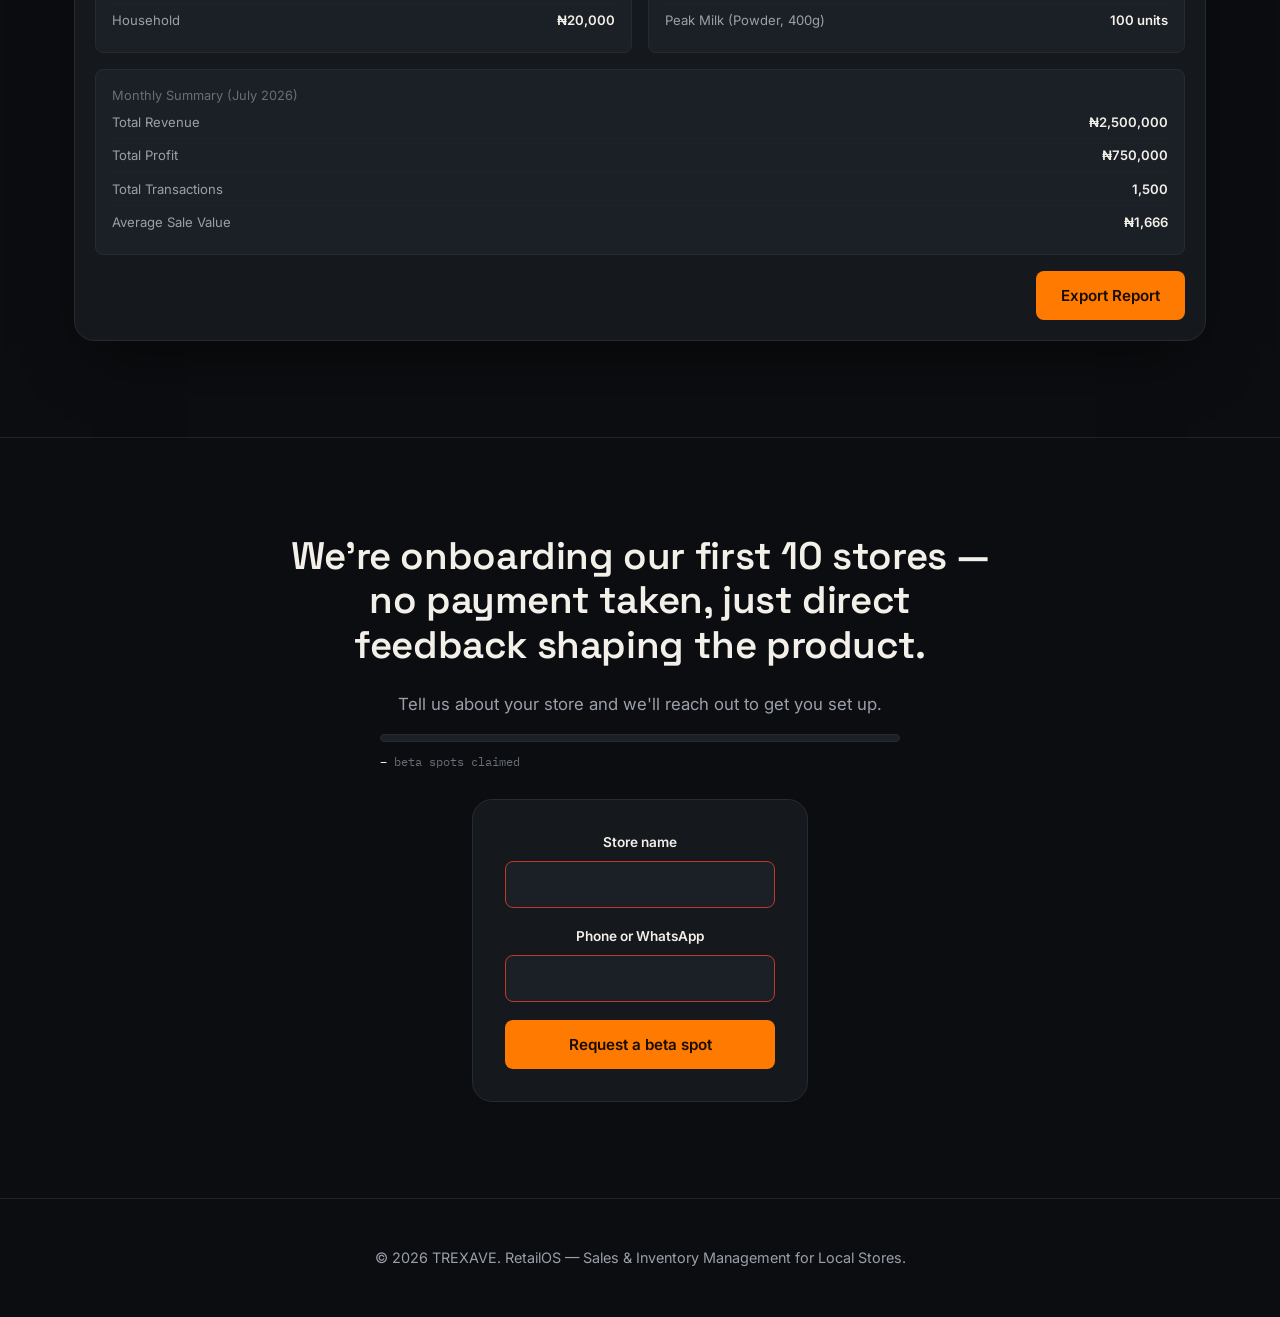
<file: retailos.html>
<!DOCTYPE html>
<html lang="en">

<head>
  <meta charset="UTF-8">
  <meta name="viewport" content="width=device-width, initial-scale=1.0">
  <meta name="description"
    content="RetailOS turns the PC already in your store into a local server for sales, inventory, and reporting — no cloud subscription required to keep the register running.">
  <meta property="og:type" content="website">
  <meta property="og:title" content="RetailOS — Sales & Inventory Management for Local Stores">
  <meta property="og:description"
    content="RetailOS turns the PC already in your store into a local server for sales, inventory, and reporting — no cloud subscription required to keep the register running.">
  <meta property="og:image" content="https://YOUR-DOMAIN/img/retailos-og.jpg">
  <meta property="og:url" content="https://YOUR-DOMAIN/retailos.html">
  <meta name="twitter:card" content="summary_large_image">
  <title>RetailOS — Sales & Inventory Management for Local Stores</title>
  <link rel="preconnect" href="https://fonts.googleapis.com">
  <link rel="preconnect" href="https://fonts.gstatic.com" crossorigin>
  <link
    href="https://fonts.googleapis.com/css2?family=Space+Grotesk:wght@400;500;600;700&family=Inter:wght@400;500;600;700&family=IBM+Plex+Mono:wght@400;500;600&display=swap"
    rel="stylesheet">
  <link rel="stylesheet" href="style.css">
  <link rel="shortcut icon" href="img/retailos.png" type="image/x-icon">
</head>

<body>

  <!-- Header -->
  <header class="site-header">
    <div class="container">
      <div class="header-inner">
        <div class="logo">
          <img src="img/retailos.png" alt="RetailOS Logo" style="height: 32px;"></img>
          <span>RetailOS</span>
        </div>
        <nav class="main-nav">
          <a href="#problem">Problem</a>
          <a href="#features">Features</a>
          <a href="#how-it-works">How It Works</a>
          <a href="#use-cases">Use Cases</a>
          <a href="#demo">Demo</a>
        </nav>
        <div class="header-actions">
          <a href="#cta" class="btn btn-primary">Join Beta</a>
          <button id="theme-toggle" class="icon-btn" aria-label="Toggle light and dark mode">
            <span class="icon">&#127769;</span> <!--Moon icon-->
          </button>

        </div>
      </div>
    </div>
  </header>

  <!-- Hero Section -->
  <section class="hero">
    <div class="container">
      <div class="hero-grid">
        <div class="hero-copy">
          <h1>Run your store's sales and inventory from the PC you already own.</h1>
          <p class="hero-sub">RetailOS turns your store's existing computer into your shop's private server. Staff
            phones connect over your own WiFi and record sales directly — no cloud subscription required to keep the
            register running.</p>
          <p style="color: var(--text-faint); font-size: 0.95rem; margin-bottom: 28px;">Built for provision stores and
            supermarkets. <span
              style="background: var(--accent-soft); color: var(--accent); padding: 2px 8px; border-radius: 4px; font-weight: 600;">Early
              access — first stores onboarding now</span></p>
          <div class="hero-actions">
            <a href="#cta" class="btn btn-primary">Reserve a Beta Spot</a>
            <a href="#how-it-works" class="btn btn-outline">See How It Works</a>
          </div>
        </div>
        <div class="hero-visual">
          <div class="desktop-mockup glass-panel">
            <div class="desktop-mockup-header">
              <div class="controls">
                <div class="control-btn close"></div>
                <div class="control-btn minimize"></div>
                <div class="control-btn maximize"></div>
              </div>
              <div class="title">RetailOS Dashboard</div>
              <div></div>
            </div>
            <div class="desktop-mockup-content">
              <div class="desktop-mockup-sidebar">
                <div class="desktop-mockup-sidebar-item active">Dashboard</div>
                <div class="desktop-mockup-sidebar-item">Sales</div>
                <div class="desktop-mockup-sidebar-item">Inventory</div>
                <div class="desktop-mockup-sidebar-item">Products</div>
                <div class="desktop-mockup-sidebar-item">Reports</div>
                <div class="desktop-mockup-sidebar-item">Employees</div>
                <div class="desktop-mockup-sidebar-item">Settings</div>
              </div>
              <div class="desktop-mockup-main">
                <div class="kpi-grid">
                  <div class="kpi-card">
                    <div class="label">Today's Sales</div>
                    <div class="value">₦145,320</div>
                    <div class="change">+12%</div>
                  </div>
                  <div class="kpi-card">
                    <div class="label">Today's Profit</div>
                    <div class="value">₦43,150</div>
                    <div class="change">+8%</div>
                  </div>
                  <div class="kpi-card">
                    <div class="label">Stock Items</div>
                    <div class="value">1,248</div>
                  </div>
                  <div class="kpi-card">
                    <div class="label">Pending Restocks</div>
                    <div class="value">7</div>
                  </div>
                </div>

                <div class="chart-card">
                  <div class="chart-title">Sales Overview (Last 7 Days)</div>
                  <div class="css-chart">
                    <div class="css-chart-bar" style="height: 60%;"></div>
                    <div class="css-chart-bar" style="height: 75%;"></div>
                    <div class="css-chart-bar" style="height: 50%;"></div>
                    <div class="css-chart-bar" style="height: 85%;"></div>
                    <div class="css-chart-bar" style="height: 70%;"></div>
                    <div class="css-chart-bar" style="height: 90%;"></div>
                    <div class="css-chart-bar" style="height: 80%;"></div>
                  </div>
                </div>

                <div class="table-card">
                  <div class="table-title">Recent Transactions</div>
                  <table class="mockup-table">
                    <thead>
                      <tr>
                        <th>Invoice</th>
                        <th>Customer</th>
                        <th>Items</th>
                        <th>Amount</th>
                        <th>Status</th>
                        <th>Time</th>
                      </tr>
                    </thead>
                    <tbody>
                      <tr>
                        <td>#INV001</td>
                        <td>Aisha Bello</td>
                        <td>3</td>
                        <td>₦5,200</td>
                        <td><span class="status-badge success">Completed</span></td>
                        <td>10:30 AM</td>
                      </tr>
                      <tr>
                        <td>#INV002</td>
                        <td>Chike Okoro</td>
                        <td>1</td>
                        <td>₦1,500</td>
                        <td><span class="status-badge pending">Pending</span></td>
                        <td>10:45 AM</td>
                      </tr>
                      <tr>
                        <td>#INV003</td>
                        <td>Fatima Musa</td>
                        <td>5</td>
                        <td>₦8,750</td>
                        <td><span class="status-badge success">Completed</span></td>
                        <td>11:15 AM</td>
                      </tr>
                    </tbody>
                  </table>
                </div>

                <div class="inventory-status-card">
                  <div class="chart-title">Inventory Status</div>
                  <div class="item">
                    <div class="item-name">Rice (50kg)</div>
                    <div class="progress-bar-container">
                      <div class="progress-bar high" style="width: 95%;"></div>
                    </div>
                  </div>
                  <div class="item">
                    <div class="item-name">Beans (25kg)</div>
                    <div class="progress-bar-container">
                      <div class="progress-bar medium" style="width: 72%;"></div>
                    </div>
                  </div>
                  <div class="item">
                    <div class="item-name">Soft Drinks</div>
                    <div class="progress-bar-container">
                      <div class="progress-bar medium" style="width: 54%;"></div>
                    </div>
                  </div>
                  <div class="item">
                    <div class="item-name">Milk (Powder)</div>
                    <div class="progress-bar-container">
                      <div class="progress-bar low" style="width: 28%;"></div>
                    </div>
                  </div>
                </div>
              </div>
            </div>
            <h2>Comprehensive Reporting</h2>
            <p style="color: var(--text-faint); font-size: 0.85rem; margin-top: -8px; margin-bottom: 24px;">
              Sample data shown for illustration — live store data will look like this once onboarded.
            </p>
          </div>
        </div>
      </div>
    </div>
  </section>

  <!-- Problem → Solution Section -->
  <section id="problem" class="section">
    <div class="container">
      <div style="max-width: 900px; margin: 0 auto;">
        <p class="eyebrow">The Challenge</p>
        <h2>Problem → Solution</h2>

        <div style="margin-top: 48px; display: grid; grid-template-columns: 1fr 1fr; gap: 40px; align-items: center;">
          <div>
            <h3 style="color: var(--accent); margin-top: 0;">The Problem</h3>
            <p>Most small and mid-sized stores are still running on a mix of paper notebooks, spreadsheets, and POS
              machines nobody fully trusts. Spreadsheets don't stop two staff editing the same stock count. Paper gets
              rewritten after the fact. And most POS software assumes a connection you can't always guarantee.</p>
          </div>

          <div>
            <h3 style="color: var(--success); margin-top: 0;">The Solution</h3>
            <p>RetailOS installs on a PC inside your store and becomes the single place every sale, price, and stock
              count lives. Staff phones on the shop's own WiFi connect straight to it — recording sales at the counter,
              updating stock in real time, feeding into reports automatically. The system runs locally first: your
              shop's day-to-day operation doesn't depend on an internet connection.</p>
          </div>
        </div>
      </div>
    </div>
  </section>

  <!-- Features Section -->
  <section id="features" class="section section-soft">
    <div class="container">
      <p class="eyebrow">What's Built Today</p>
      <h2>Features</h2>
      <p style="color: var(--text-muted); margin-bottom: 48px;">Only real, implemented features. No roadmap items here.
      </p>

      <div style="display: grid; grid-template-columns: 1fr; gap: 24px; max-width: 900px;">
        <div class="card">
          <h3 style="margin-top: 0; color: var(--text);">Sales recording with real-time stock deduction</h3>
          <p style="margin: 0;">Multi-item sales, backend-verified pricing, stock checked
            before every sale commits — insufficient stock rejects the whole transaction, never a partial one.</p>
        </div>

        <div class="card">
          <h3 style="margin-top: 0; color: var(--text);">20-minute edit window</h3>
          <p style="margin: 0;">Staff can correct a sale shortly after completing it; managers
            and admins can edit any sale, with every change logged.</p>
        </div>

        <div class="card">
          <h3 style="margin-top: 0; color: var(--text);">Inventory management</h3>
          <p style="margin: 0;">Add, edit, and soft-delete products — historical sales always
            keep their original product reference, even after a product is discontinued.</p>
        </div>

        <div class="card">
          <h3 style="margin-top: 0; color: var(--text);">Purchase & restock approval flow</h3>
          <p style="margin: 0;">Any role can log a restock; stock only updates once an admin
            approves it, with every movement recorded.</p>
        </div>

        <div class="card">
          <h3 style="margin-top: 0; color: var(--text);">Live reporting</h3>
          <p style="margin: 0;">Daily, monthly, and yearly sales and profit reports,
            top-selling items, and per-employee performance — computed directly from the database, not a cached
            snapshot.</p>
        </div>

        <div class="card">
          <h3 style="margin-top: 0; color: var(--text);">Role-based access</h3>
          <p style="margin: 0;">Admin, manager, and employee permissions enforced at the API
            level, not just hidden in the UI.</p>
        </div>

        <div class="card">
          <h3 style="margin-top: 0; color: var(--text);">Full audit trail</h3>
          <p style="margin: 0;">Every sale, edit, cancellation, product change, and login is
            logged and immutable.</p>
        </div>

        <div class="card">
          <h3 style="margin-top: 0; color: var(--text);">Device-aware authentication</h3>
          <p style="margin: 0;">One active login per user — logging in elsewhere signs out the
            old session automatically.</p>
        </div>
      </div>
    </div>
  </section>

  <!-- How It Works Section -->
  <section id="how-it-works" class="section">
    <div class="container">
      <p class="eyebrow">Local-First Architecture</p>
      <h2>How It Works</h2>

      <div
        style="display: grid; grid-template-columns: repeat(auto-fit, minmax(280px, 1fr)); gap: 32px; margin-top: 48px; margin-bottom: 56px;">
        <div>
          <h3 style="color: var(--accent); margin-top: 0;">The store PC is the server</h3>
          <p>RetailOS runs on the computer already behind the counter — this PC is the single source of truth for
            everything sold, priced, and stocked.</p>
        </div>

        <div>
          <h3 style="color: var(--accent); margin-top: 0;">Staff phones connect over WiFi</h3>
          <p>No mobile data, no external internet connection needed to record a sale or check stock — just a browser and
            the local network.</p>
        </div>

        <div>
          <h3 style="color: var(--accent); margin-top: 0;">Reports update automatically</h3>
          <p>No manual tallying at closing — every transaction already feeds into the day's numbers.</p>
        </div>
      </div>

      <div class="card" style="padding: 32px; margin-bottom: 40px;">
        <p style="color: var(--text-faint); margin: 0 0 16px 0; font-weight: 600;">Current Scope</p>
        <p style="margin: 0;">RetailOS today is a single-PC, real-time system — what you see
          reflects what's actually in the database at that moment. Offline queuing (continuing to sell if the shop WiFi
          itself goes down, then syncing later) is on our roadmap and not yet part of the current build. We built the
          core transaction and inventory engine first, because that's what a store needs to trust before anything else.
        </p>
      </div>

      <img src="img/high-level-description-a-minimal-technic_yIEvfsHTXVWi6moIODACPw_TNvdQXN1SEa4HBq-sjLTTQ_cover.jpg"
        class="sync-diagram"
        alt="Diagram showing the store PC as local server, staff phones connecting over WiFi, and reports updating automatically">
    </div>
  </section>

  <!-- Technical Advantage Section -->
  <section class="section section-soft">
    <div class="container">
      <p class="eyebrow">Architecture</p>
      <h2>Technical Advantage</h2>

      <div style="display: grid; grid-template-columns: 1fr; gap: 24px; margin-top: 40px; max-width: 800px;">
        <div class="card" style="border-left: 3px solid var(--success);">
          <h3 style="margin-top: 0; color: var(--text);">No cloud dependency for daily operation</h3>
          <p style="margin: 0;">Your data lives on hardware you control, in your store.</p>
        </div>

        <div class="card" style="border-left: 3px solid var(--success);">
          <h3 style="margin-top: 0; color: var(--text);">Backend-verified everything</h3>
          <p style="margin: 0;">Prices, stock levels, and totals are always recalculated
            server-side — never trusted from the client.</p>
        </div>

        <div class="card" style="border-left: 3px solid var(--success);">
          <h3 style="margin-top: 0; color: var(--text);">Immutable audit logging</h3>
          <p style="margin: 0;">Every sensitive action is permanently recorded, supporting
            accountability without micromanagement.</p>
        </div>

        <div class="card" style="border-left: 3px solid var(--success);">
          <h3 style="margin-top: 0; color: var(--text);">All-or-nothing sales</h3>
          <p style="margin: 0;">No partial commits — a sale either fully succeeds or is fully
            rejected, protecting stock accuracy.</p>
        </div>

        <div class="card" style="border-left: 3px solid var(--success);">
          <h3 style="margin-top: 0; color: var(--text);">Built to extend</h3>
          <p style="margin: 0;">The architecture is structured so multi-store and offline-sync
            capability can be layered on without a rebuild.</p>
        </div>
      </div>
    </div>
  </section>

  <!-- Use Cases Section -->
  <section id="use-cases" class="section">
    <div class="container">
      <p class="eyebrow">Who It's For</p>
      <h2>Use Cases</h2>

      <div class="card-grid card-grid-3">
        <div class="card">
          <h3 style="margin-top: 0;">Provision stores</h3>
          <p>Replacing a paper notebook with something staff can trust.</p>
        </div>

        <div class="card">
          <h3 style="margin-top: 0;">Mini supermarkets</h3>
          <p>That already own a POS machine but keep a notebook on the side because they don't fully trust what the
            machine shows them.</p>
        </div>

        <div class="card">
          <h3 style="margin-top: 0;">Multi-staff counters</h3>
          <p>That need to know exactly who sold, edited, or adjusted what — without confrontation.</p>
        </div>
      </div>
    </div>
  </section>

  <!-- Demo Section -->
  <section id="demo" class="section section-soft">
    <div class="container">
      <p class="eyebrow">See It In Action</p>
      <h2>Demo Flow</h2>

      <div style="display: grid; grid-template-columns: 1fr; gap: 32px; margin-top: 48px; max-width: 900px;">
        <div class="card">
          <p style="color: var(--accent); font-weight: 600; margin: 0 0 12px 0;">Step 1: Employee Checkout</p>
          <p style="margin: 0;">Log in as an employee → search products → build a cart →
            complete a sale.</p>
        </div>

        <div class="card">
          <p style="color: var(--accent); font-weight: 600; margin: 0 0 12px 0;">Step 2: Real-Time Updates</p>
          <p style="margin: 0;">Watch stock and the daily report update immediately.</p>
        </div>

        <div class="card">
          <p style="color: var(--accent); font-weight: 600; margin: 0 0 12px 0;">Step 3: Manager Review</p>
          <p style="margin: 0;">Log in as a manager → review sales → approve/reject pending
            actions.</p>
        </div>

        <div class="card">
          <p style="color: var(--accent); font-weight: 600; margin: 0 0 12px 0;">Step 4: Admin Approval</p>
          <p style="margin: 0;">Log in as an admin → approve a pending restock → see stock
            increment and the audit log entry appear.</p>
        </div>
      </div>

      <div class="manager-mockup glass-panel" style="margin-top: 40px;">
        <div class="manager-mockup-header">
          <div class="title">RetailOS Manager Dashboard</div>
        </div>
        <div class="manager-mockup-content">
          <div class="manager-card">
            <div class="card-header">
              <div class="card-title">Employee Performance</div>
            </div>
            <div class="metric-item">
              <span class="metric-label">Aisha Bello</span>
              <span class="metric-value">₦145,320</span>
            </div>
            <div class="metric-item">
              <span class="metric-label">Chike Okoro</span>
              <span class="metric-value">₦120,100</span>
            </div>
            <div class="metric-item">
              <span class="metric-label">Fatima Musa</span>
              <span class="metric-value">₦98,700</span>
            </div>
          </div>
          <div class="manager-card">
            <div class="card-header">
              <div class="card-title">Top Seller (Today)</div>
            </div>
            <div class="card-value">Aisha Bello</div>
            <p class="card-text" style="margin-bottom: 0;">₦145,320 in sales</p>
          </div>
          <div class="manager-card">
            <div class="card-header">
              <div class="card-title">Today's Sales</div>
            </div>
            <div class="card-value">₦145,320</div>
            <p class="card-text" style="margin-bottom: 0;">+12% from yesterday</p>
          </div>
          <div class="manager-card">
            <div class="card-header">
              <div class="card-title">Pending Approvals</div>
            </div>
            <div class="alert-item">
              <span class="icon">&#9888;</span>
              <span>2 Restock Requests</span>
            </div>
            <div class="alert-item">
              <span class="icon">&#9888;</span>
              <span>1 Price Change</span>
            </div>
          </div>
          <div class="manager-card">
            <div class="card-header">
              <div class="card-title">Low Stock Alerts</div>
            </div>
            <div class="alert-item">
              <span class="icon">&#9888;</span>
              <span>Milk (Powder) - 5 units</span>
            </div>
            <div class="alert-item">
              <span class="icon">&#9888;</span>
              <span>Sugar (Cube) - 10 units</span>
            </div>
          </div>
          <div class="manager-card">
            <div class="card-header">
              <div class="card-title">Recent Activity</div>
            </div>
            <p class="card-text" style="margin-bottom: 8px;">Aisha Bello completed sale #INV001</p>
            <p class="card-text" style="margin-bottom: 8px;">Chike Okoro logged in</p>
            <p class="card-text" style="margin-bottom: 0;">Admin approved restock for Rice</p>
          </div>
        </div>
      </div>

      <div class="admin-mockup glass-panel" style="margin-top: 40px;">
        <div class="admin-mockup-header">
          <div class="title">RetailOS Admin Panel</div>
        </div>
        <div class="admin-mockup-content">
          <div class="admin-sidebar">
            <div class="admin-sidebar-item active">Pending Approvals</div>
            <div class="admin-sidebar-item">Audit Logs</div>
            <div class="admin-sidebar-item">User Roles</div>
            <div class="admin-sidebar-item">System Status</div>
          </div>
          <div class="admin-main-content">
            <div class="admin-card">
              <div class="card-title">Pending Restock Requests</div>
              <div class="restock-request-item">
                <div class="restock-info">
                  <span class="restock-product">Rice (50kg)</span>
                  <span class="restock-details">Requested by Aisha Bello - 20 units</span>
                </div>
                <div class="restock-actions">
                  <button class="btn btn-sm btn-primary">Approve</button>
                  <button class="btn btn-sm btn-outline">Reject</button>
                </div>
              </div>
              <div class="restock-request-item">
                <div class="restock-info">
                  <span class="restock-product">Beans (25kg)</span>
                  <span class="restock-details">Requested by Chike Okoro - 15 units</span>
                </div>
                <div class="restock-actions">
                  <button class="btn btn-sm btn-primary">Approve</button>
                  <button class="btn btn-sm btn-outline">Reject</button>
                </div>
              </div>
            </div>
            <div class="admin-card">
              <div class="card-title">Audit Logs</div>
              <div class="log-item">[10:30:45] Aisha Bello completed sale #INV001</div>
              <div class="log-item">[10:45:12] Chike Okoro logged in from Device-A</div>
              <div class="log-item">[11:05:30] Admin approved restock for Rice (50kg)</div>
              <div class="log-item">[11:15:00] Fatima Musa completed sale #INV003</div>
            </div>
            <div class="admin-card">
              <div class="card-title">System Status</div>
              <div class="system-status-item">
                <span class="label">Database Connected</span>
                <span class="status" style="color: var(--success);">Online</span>
              </div>
              <div class="system-status-item">
                <span class="label">Server Status</span>
                <span class="status" style="color: var(--success);">Online</span>
              </div>
              <div class="system-status-item">
                <span class="label">Last Backup</span>
                <span class="status">Today, 02:00 AM</span>
              </div>
            </div>
          </div>
        </div>
      </div>

      <div style="display: grid; grid-template-columns: 1fr 1fr; gap: 32px; margin-top: 40px;">
        <div class="mobile-mockup glass-panel">
          <div class="mobile-mockup-screen">
            <div class="mobile-header">
              <span class="icon">&#9776;</span>
              <span class="title">RetailOS Employee</span>
              <span class="icon">&#128722;</span>
            </div>
            <div class="mobile-search-bar">
              <input type="text" placeholder="Search products...">
            </div>
            <div class="mobile-content">
              <div class="mobile-card">
                <div class="card-title">Recent Sales</div>
                <p class="card-text">₦12,500 from 3 items</p>
              </div>
              <div class="mobile-card">
                <div class="card-title">Today's Sales</div>
                <p class="card-text">₦145,320</p>
              </div>
              <div class="mobile-card">
                <div class="card-title">Quick Actions</div>
                <div class="mobile-quick-actions">
                  <div class="mobile-action-btn">Stock Lookup</div>
                  <div class="mobile-action-btn">New Sale</div>
                  <div class="mobile-action-btn">Returns</div>
                  <div class="mobile-action-btn">Reports</div>
                </div>
              </div>
            </div>
            <div class="mobile-bottom-nav">
              <div class="mobile-nav-item active">Home</div>
              <div class="mobile-nav-item">Sales</div>
              <div class="mobile-nav-item">Inventory</div>
              <div class="mobile-nav-item">Reports</div>
              <div class="mobile-nav-item">Profile</div>
            </div>
          </div>
        </div>

        <div class="video-card glass-panel">
          <div class="video-card-overlay">
            <div class="play-button">&#9654;</div>
            <div class="video-card-text">Watch the 3-minute Product Tour</div>
          </div>
          <div class="duration-badge">3:15</div>
        </div>
      </div>
    </div>
  </section>

  <!-- Report Section -->
  <section id="reports" class="section">
    <div class="container">
      <p class="eyebrow">Insights</p>
      <h2>Comprehensive Reporting</h2>
      <div class="report-mockup glass-panel" style="margin-top: 40px;">
        <div class="report-mockup-header">
          <div class="title">RetailOS Sales Report</div>
        </div>
        <div class="report-mockup-content">
          <div class="report-grid">
            <div class="report-card">
              <div class="card-title">Revenue Overview</div>
              <svg class="report-chart-svg" viewBox="0 0 280 90" preserveAspectRatio="none" aria-hidden="true">
                <polygon class="report-chart-area"
                  points="0,68 40,58 80,62 120,42 160,48 200,28 240,34 280,14 280,90 0,90" />
                <polyline class="report-chart-line" points="0,68 40,58 80,62 120,42 160,48 200,28 240,34 280,14" />
              </svg>
            </div>
            <div class="report-card">
              <div class="card-title">Profit Trend</div>
              <div class="report-bar-chart" aria-hidden="true">
                <div class="report-bar" style="height: 55%;"></div>
                <div class="report-bar" style="height: 62%;"></div>
                <div class="report-bar" style="height: 48%;"></div>
                <div class="report-bar" style="height: 70%;"></div>
                <div class="report-bar" style="height: 65%;"></div>
                <div class="report-bar" style="height: 82%;"></div>
                <div class="report-bar" style="height: 90%;"></div>
              </div>
            </div>
            <div class="report-card">
              <div class="card-title">Sales by Category</div>
              <div class="report-list-item">
                <span class="label">Groceries</span>
                <span class="value">₦85,000</span>
              </div>
              <div class="report-list-item">
                <span class="label">Beverages</span>
                <span class="value">₦30,000</span>
              </div>
              <div class="report-list-item">
                <span class="label">Household</span>
                <span class="value">₦20,000</span>
              </div>
            </div>
            <div class="report-card">
              <div class="card-title">Top Selling Products</div>
              <div class="report-list-item">
                <span class="label">Dangote Sugar (500g)</span>
                <span class="value">150 units</span>
              </div>
              <div class="report-list-item">
                <span class="label">Golden Penny Semovita (1kg)</span>
                <span class="value">120 units</span>
              </div>
              <div class="report-list-item">
                <span class="label">Peak Milk (Powder, 400g)</span>
                <span class="value">100 units</span>
              </div>
            </div>
          </div>
          <div class="report-card">
            <div class="card-title">Monthly Summary (July 2026)</div>
            <div class="report-list-item">
              <span class="label">Total Revenue</span>
              <span class="value">₦2,500,000</span>
            </div>
            <div class="report-list-item">
              <span class="label">Total Profit</span>
              <span class="value">₦750,000</span>
            </div>
            <div class="report-list-item">
              <span class="label">Total Transactions</span>
              <span class="value">1,500</span>
            </div>
            <div class="report-list-item">
              <span class="label">Average Sale Value</span>
              <span class="value">₦1,666</span>
            </div>
          </div>
          <div class="report-actions">
            <button class="btn btn-primary">Export Report</button>
          </div>
        </div>
      </div>
    </div>
  </section>

  <!-- CTA Section -->
  <section id="cta" class="section">
    <div class="container">
      <div style="max-width: 700px; margin: 0 auto; text-align: center;">
        <h2>We're onboarding our first 10 stores — no payment taken, just direct feedback shaping the product.</h2>
        <p style="font-size: 1.05rem; margin-top: 24px;">Tell us about your store and we'll reach out to get you set
          up.</p>

        <!-- FIX: spots-left bar added — gives real onboarding-status context
             instead of just a claim in the heading. Update spotsClaimed each
             time a store actually signs up. -->
        <div class="spots-bar">
          <div class="spots-bar-track">
            <div class="spots-bar-fill" id="spotsBarFill" style="width: 0%;"></div>
          </div>
          <div class="spots-bar-label">
            <span id="spotsClaimedLabel"><strong>–</strong> beta spots claimed</span>
            <span class="spots-left" id="spotsLeftLabel"></span>
          </div>
        </div>

        <div style="display: flex; gap: 16px; justify-content: center; flex-wrap: wrap;">
          <!-- FIX: "What would you pay monthly?" field removed — the beta is
               explicitly free/no-payment per the heading above, so asking a
               pricing question here undercut that message. Replaced with the
               store's role, which is more useful for onboarding anyway. -->
          <form id="betaForm" class="beta-form">
            <div class="form-row">
              <label for="storeName">Store name</label>
              <input type="text" id="storeName" name="storeName" required>
            </div>
            <div class="form-row">
              <label for="contactInfo">Phone or WhatsApp</label>
              <input type="text" id="contactInfo" name="contactInfo" required>
            </div>
            <button type="submit" class="btn btn-primary btn-block">Request a beta spot</button>
          </form>
          <div id="formSuccess" class="form-success" hidden>
            <h3>You're on the list</h3>
            <p>We'll reach out to schedule your onboarding.</p>
          </div>
        </div>
      </div>
    </div>
  </section>

  <!-- Footer -->
  <footer
    style="padding: 48px 0; border-top: 1px solid var(--border-soft); text-align: center; color: var(--text-faint); font-size: 0.9rem;">
    <div class="container">
      <p>© 2026 TREXAVE. RetailOS — Sales & Inventory Management for Local Stores.</p>
    </div>
  </footer>

  <script>
    // Dark/Light Mode Toggle — now backed by the [data-theme="light"]
    // block added to style.css, so this actually changes the page.
    const themeToggle = document.getElementById('theme-toggle');
    const currentTheme = localStorage.getItem('theme');

    if (currentTheme) {
      document.documentElement.setAttribute('data-theme', currentTheme);
      themeToggle.innerHTML = currentTheme === 'dark'
        ? '<span class="icon">&#9728;</span>'  // Sun icon
        : '<span class="icon">&#127769;</span>';    // Moon icon
    }

    themeToggle.addEventListener('click', () => {
      // No attribute set = the default state, which is dark.
      const theme = document.documentElement.getAttribute('data-theme') || 'dark';
      if (theme === 'dark') {
        document.documentElement.setAttribute('data-theme', 'light');
        localStorage.setItem('theme', 'light');
        themeToggle.innerHTML = '<span class="icon">&#127769;</span>';
      } else {
        document.documentElement.setAttribute('data-theme', 'dark');
        localStorage.setItem('theme', 'dark');
        themeToggle.innerHTML = '<span class="icon">&#9728;</span>';
      }
    });
  </script>

  <script src="https://cdn.emailjs.com/dist/email.js"></script>
  <script src="script.js"></script>
</body>

</html>
</file>
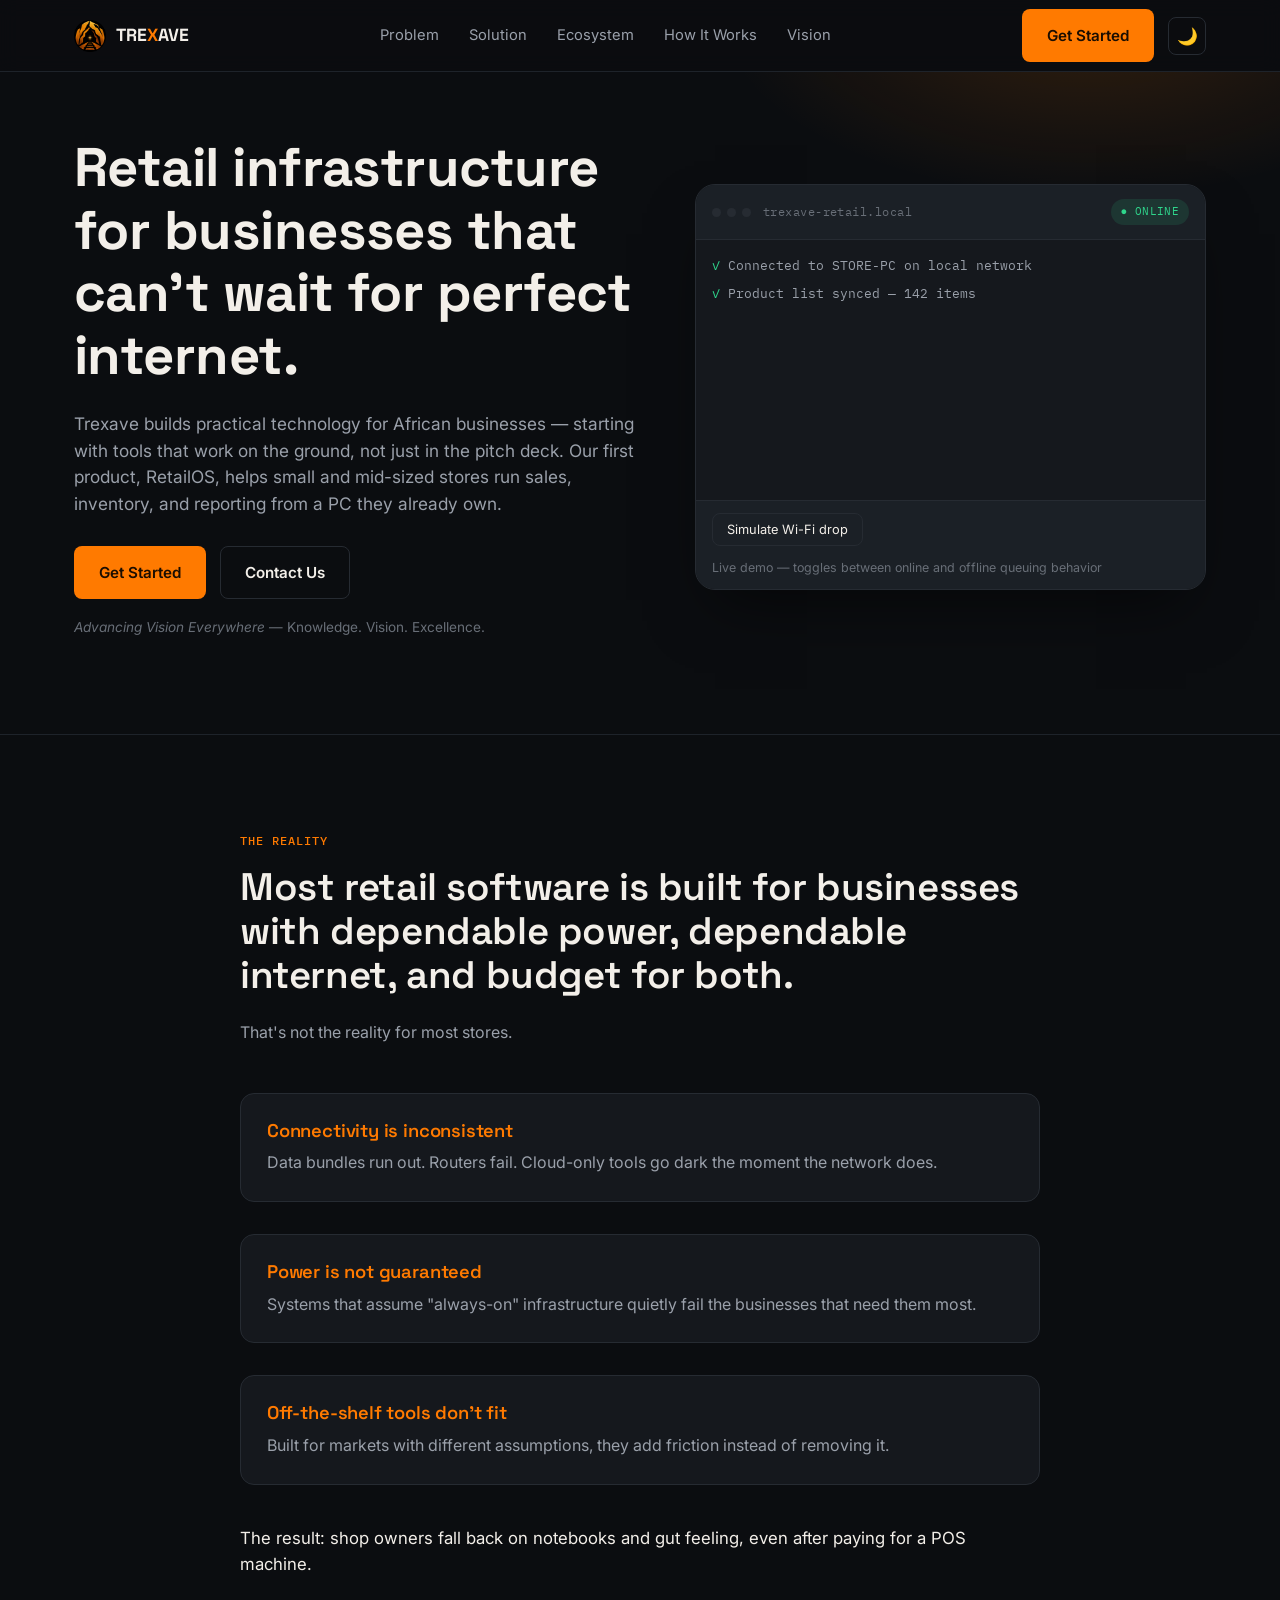
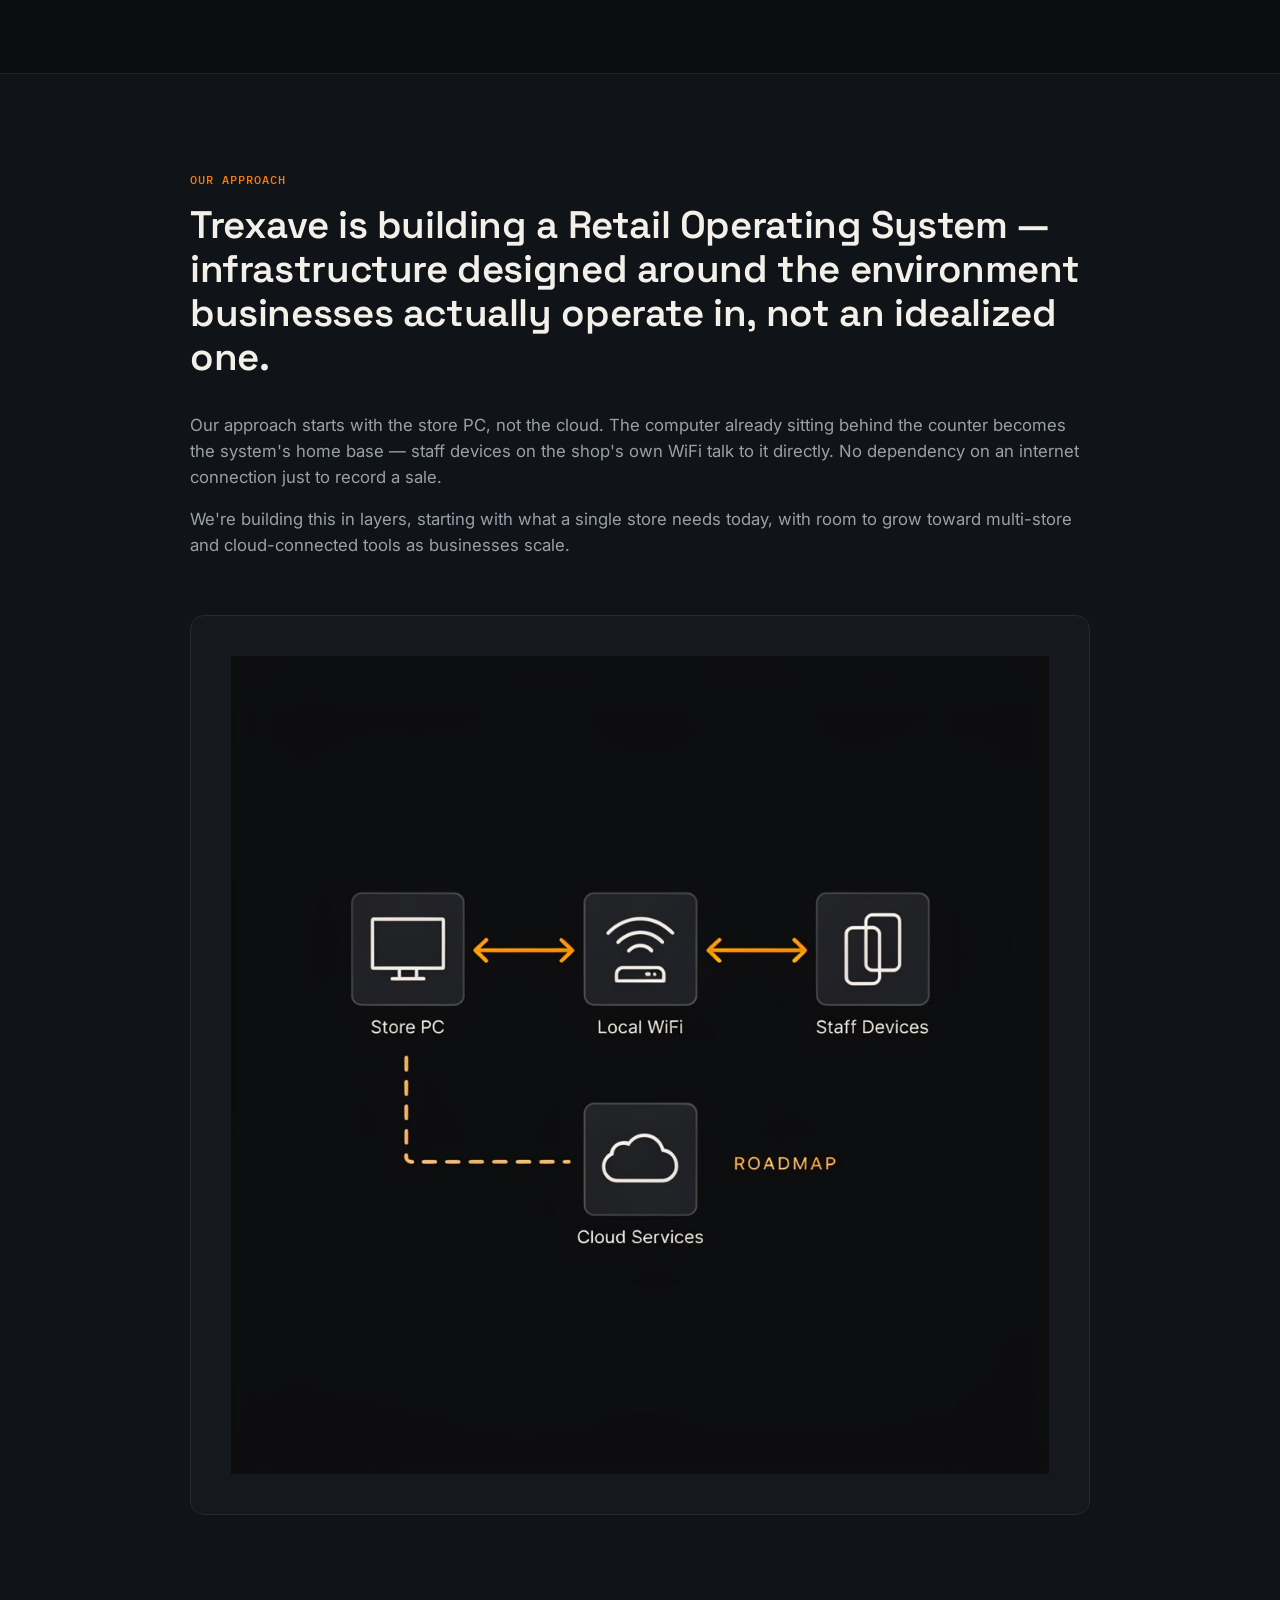
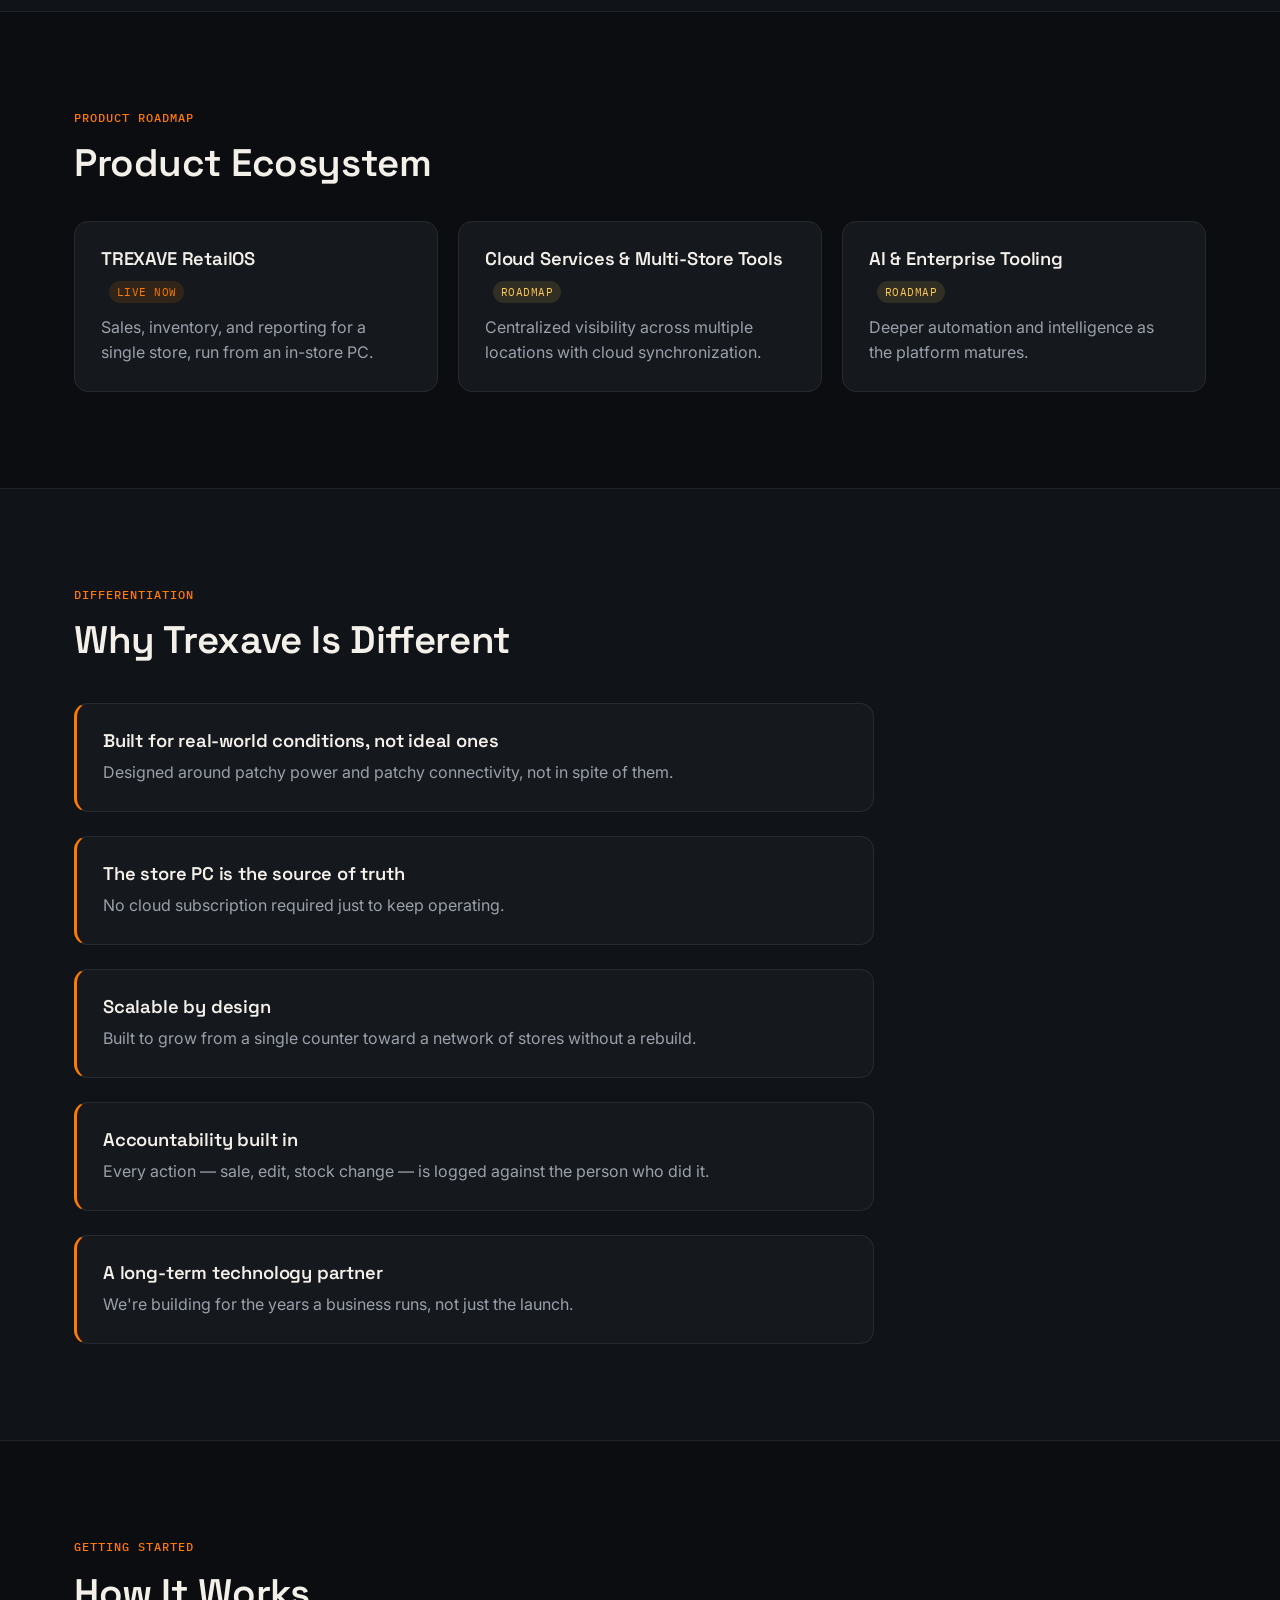
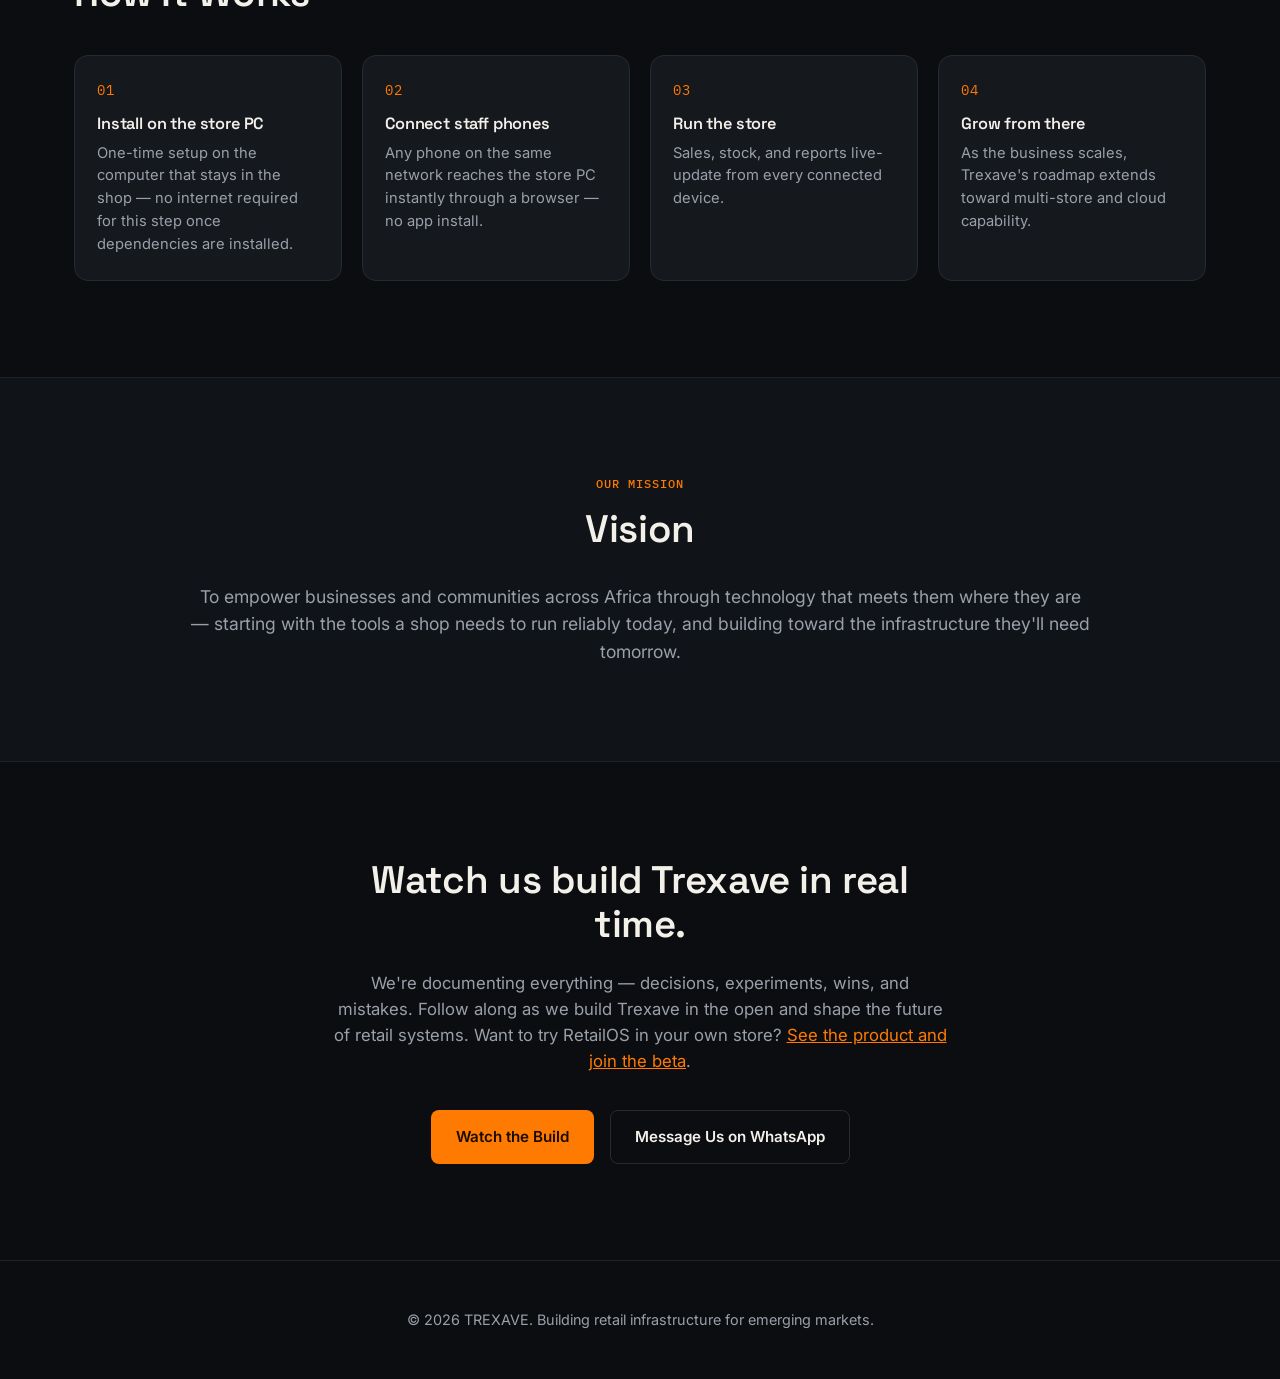
<file: trexave.html>
<!DOCTYPE html>
<html lang="en">

<head>
  <meta charset="UTF-8">
  <meta name="viewport" content="width=device-width, initial-scale=1.0">
  <meta name="description"
    content="Trexave builds retail infrastructure for African businesses — starting with RetailOS, a local-first sales and inventory system that runs on the PC already in your store.">
  <meta property="og:title" content="TREXAVE — Retail Infrastructure for Emerging Markets">
  <meta property="og:description"
    content="Trexave builds retail infrastructure for African businesses — starting with RetailOS, a local-first sales and inventory system that runs on the PC already in your store.">
  <meta property="og:image" content="https://YOUR-DOMAIN/img/trexave-og.jpg">
  <meta property="og:url" content="https://YOUR-DOMAIN/trexave.html">
  <meta name="twitter:card" content="summary_large_image">
  <title>TREXAVE — Retail Infrastructure for Emerging Markets</title>
  <link rel="preconnect" href="https://fonts.googleapis.com">
  <link rel="preconnect" href="https://fonts.gstatic.com" crossorigin>
  <link
    href="https://fonts.googleapis.com/css2?family=Space+Grotesk:wght@400;500;600;700&family=Inter:wght@400;500;600;700&family=IBM+Plex+Mono:wght@400;500;600&display=swap"
    rel="stylesheet">
  <link rel="stylesheet" href="style.css">
  <link rel="shortcut icon" href="img/trexave.png" type="image/x-icon">
</head>

<body>

  <!-- Header -->
  <header class="site-header" id="siteHeader">
    <div class="container">
      <div class="header-inner">
        <div class="logo">
          <img src="img/trexave.png" alt="TREXAVE Logo" style="height: 32px;">
          <span>TRE<span style="color: var(--accent);">X</span>AVE</span>
        </div>
        <nav class="main-nav" id="mainNav">
          <a href="#problem">Problem</a>
          <a href="#solution">Solution</a>
          <a href="#ecosystem">Ecosystem</a>
          <a href="#how-it-works">How It Works</a>
          <a href="#vision">Vision</a>
        </nav>
        <div class="header-actions">
          <a href="#cta" class="btn btn-primary">Get Started</a>
          <button id="theme-toggle" class="icon-btn" aria-label="Toggle light and dark mode">
            <span class="icon">&#127769;</span> <!--Moon icon-->
          </button>
          <!-- FIX: nav-toggle button added — style.css hides .main-nav below 760px
               and only shows this button; without it mobile visitors had no way
               to navigate at all. -->
          <button class="nav-toggle" id="navToggle" aria-label="Toggle navigation" aria-expanded="false">
            <span></span><span></span><span></span>
          </button>
        </div>
      </div>
    </div>
  </header>

  <!-- Hero Section -->
  <section class="hero">
    <div class="container">
      <div class="hero-grid">
        <div class="hero-copy">
          <h1>Retail infrastructure for businesses that can't wait for perfect internet.</h1>
          <p class="hero-sub">Trexave builds practical technology for African businesses — starting with tools that work
            on the ground, not just in the pitch deck. Our first product, RetailOS, helps small and mid-sized stores run
            sales, inventory, and reporting from a PC they already own.</p>
          <div class="hero-actions">
            <a href="#cta" class="btn btn-primary">Get Started</a>
            <!-- FIX: href="#" replaced with a real mailto contact.
                 Swap for your actual inbox before launch. -->
            <a href="mailto:support.trexave@gmail.com" class="btn btn-outline">Contact Us</a>
          </div>
          <p class="hero-trust"><em>Advancing Vision Everywhere</em> — Knowledge. Vision. Excellence.</p>
        </div>
        <div class="hero-visual">
          <div class="console">
            <div class="console-bar">
              <div class="console-dots">
                <i></i><i></i><i></i>
              </div>
              <span class="console-title">trexave-retail.local</span>
              <!-- FIX: id="statusPill" added so script.js can flip ONLINE/OFFLINE -->
              <span class="status-pill" id="statusPill">● ONLINE</span>
            </div>
            <!-- FIX: id="consoleLog" added, static demo lines removed —
                 script.js populates this list dynamically on load and every tick -->
            <div class="console-body" id="consoleLog"></div>
            <div class="console-foot">
              <!-- FIX: wifiToggle button added so the offline/online demo is interactive -->
              <button class="btn-mini" id="wifiToggle" type="button">Simulate Wi-Fi drop</button>
              <span class="console-caption">Live demo — toggles between online and offline queuing behavior</span>
            </div>
          </div>
        </div>
      </div>
    </div>
  </section>

  <!-- Problem Section -->
  <section id="problem" class="section">
    <div class="container">
      <div style="max-width: 800px; margin: 0 auto;">
        <p class="eyebrow">The Reality</p>
        <h2>Most retail software is built for businesses with dependable power, dependable internet, and budget for
          both.</h2>
        <p>That's not the reality for most stores.</p>

        <div style="margin-top: 48px; display: grid; grid-template-columns: 1fr; gap: 32px;">
          <div class="card">
            <h3 style="color: var(--accent); margin-top: 0;">Connectivity is inconsistent</h3>
            <p>Data bundles run out. Routers fail. Cloud-only tools go dark the moment the network does.</p>
          </div>

          <div class="card">
            <h3 style="color: var(--accent); margin-top: 0;">Power is not guaranteed</h3>
            <p>Systems that assume "always-on" infrastructure quietly fail the businesses that need them most.</p>
          </div>

          <div class="card">
            <h3 style="color: var(--accent); margin-top: 0;">Off-the-shelf tools don't fit</h3>
            <p>Built for markets with different assumptions, they add friction instead of removing it.</p>
          </div>
        </div>

        <p style="margin-top: 40px; font-size: 1.05rem; color: var(--text);">The result: shop owners fall back on
          notebooks and gut feeling, even after paying for a POS machine.</p>
      </div>
    </div>
  </section>

  <!-- Solution Section -->
  <section id="solution" class="section section-soft">
    <div class="container">
      <div style="max-width: 900px; margin: 0 auto;">
        <p class="eyebrow">Our Approach</p>
        <h2>Trexave is building a Retail Operating System — infrastructure designed around the environment businesses
          actually operate in, not an idealized one.</h2>

        <p style="margin-top: 32px; font-size: 1.05rem;">Our approach starts with the store PC, not the cloud. The
          computer already sitting behind the counter becomes the system's home base — staff devices on the shop's own
          WiFi talk to it directly. No dependency on an internet connection just to record a sale.</p>

        <p style="font-size: 1.05rem;">We're building this in layers, starting with what a single store needs today,
          with room to grow toward multi-store and cloud-connected tools as businesses scale.</p>

        <img src="img/high-level-description-a-flat-vector-tec_olvL5L_bWgOrj_0UokaCSg_7sqfNInHTBy626uUx2vOAA_cover.jpg"
          class="card" style="margin-top: 56px; padding: 40px; text-align: center;"
          alt="Illustration of Trexave's local-first retail infrastructure approach">
      </div>
    </div>
  </section>

  <!-- Product Ecosystem Section -->
  <section id="ecosystem" class="section">
    <div class="container">
      <p class="eyebrow">Product Roadmap</p>
      <h2>Product Ecosystem</h2>

      <div class="card-grid card-grid-3">
        <div class="card">
          <h3 style="margin-top: 0;">TREXAVE RetailOS</h3>
          <span class="badge badge-accent">Live Now</span>
          <p style="margin-top: 12px;">Sales, inventory, and reporting for a single store, run from an in-store PC.</p>
        </div>

        <div class="card">
          <h3 style="margin-top: 0;">Cloud Services &amp; Multi-Store Tools</h3>
          <span class="badge badge-roadmap">Roadmap</span>
          <p style="margin-top: 12px;">Centralized visibility across multiple locations with cloud synchronization.</p>
        </div>

        <div class="card">
          <h3 style="margin-top: 0;">AI &amp; Enterprise Tooling</h3>
          <span class="badge badge-roadmap">Roadmap</span>
          <p style="margin-top: 12px;">Deeper automation and intelligence as the platform matures.</p>
        </div>
      </div>
    </div>
  </section>

  <!-- Why Different Section -->
  <section class="section section-soft">
    <div class="container">
      <p class="eyebrow">Differentiation</p>
      <h2>Why Trexave Is Different</h2>

      <div style="display: grid; grid-template-columns: 1fr; gap: 24px; margin-top: 40px; max-width: 800px;">
        <div class="card" style="border-left: 3px solid var(--accent);">
          <h3 style="margin-top: 0; color: var(--text);">Built for real-world conditions, not ideal ones</h3>
          <p>Designed around patchy power and patchy connectivity, not in spite of them.</p>
        </div>

        <div class="card" style="border-left: 3px solid var(--accent);">
          <h3 style="margin-top: 0; color: var(--text);">The store PC is the source of truth</h3>
          <p>No cloud subscription required just to keep operating.</p>
        </div>

        <div class="card" style="border-left: 3px solid var(--accent);">
          <h3 style="margin-top: 0; color: var(--text);">Scalable by design</h3>
          <p>Built to grow from a single counter toward a network of stores without a rebuild.</p>
        </div>

        <div class="card" style="border-left: 3px solid var(--accent);">
          <h3 style="margin-top: 0; color: var(--text);">Accountability built in</h3>
          <p>Every action — sale, edit, stock change — is logged against the person who did it.</p>
        </div>

        <div class="card" style="border-left: 3px solid var(--accent);">
          <h3 style="margin-top: 0; color: var(--text);">A long-term technology partner</h3>
          <p>We're building for the years a business runs, not just the launch.</p>
        </div>
      </div>
    </div>
  </section>

  <!-- How It Works Section -->
  <section id="how-it-works" class="section">
    <div class="container">
      <p class="eyebrow">Getting Started</p>
      <h2>How It Works</h2>

      <div class="steps">
        <div class="step">
          <span class="step-index">01</span>
          <h3>Install on the store PC</h3>
          <p>One-time setup on the computer that stays in the shop — no internet required for this step once
            dependencies are installed.</p>
        </div>

        <div class="step">
          <span class="step-index">02</span>
          <h3>Connect staff phones</h3>
          <p>Any phone on the same network reaches the store PC instantly through a browser — no app install.</p>
        </div>

        <div class="step">
          <span class="step-index">03</span>
          <h3>Run the store</h3>
          <p>Sales, stock, and reports live-update from every connected device.</p>
        </div>

        <div class="step">
          <span class="step-index">04</span>
          <h3>Grow from there</h3>
          <p>As the business scales, Trexave's roadmap extends toward multi-store and cloud capability.</p>
        </div>
      </div>
    </div>
  </section>

  <!-- Vision Section -->
  <section id="vision" class="section section-soft">
    <div class="container">
      <div style="max-width: 900px; margin: 0 auto; text-align: center;">
        <p class="eyebrow">Our Mission</p>
        <h2>Vision</h2>
        <p style="font-size: 1.1rem; margin-top: 32px;">To empower businesses and communities across Africa through
          technology that meets them where they are — starting with the tools a shop needs to run reliably today, and
          building toward the infrastructure they'll need tomorrow.</p>
      </div>
    </div>
  </section>

  <!-- CTA Section -->
  <section id="cta" class="section">
    <div class="container">
      <div class="cta-inner" style="margin: 0 auto; text-align: center;">
        <h2>Watch us build Trexave in real time.</h2>
        <p class="lead" style="margin: 24px auto 36px;">We're documenting everything — decisions, experiments, wins,
          and mistakes. Follow along as we build Trexave in the open and shape the future of retail systems. Want to
          try RetailOS in your own store? <a href="retailos.html"
            style="color: var(--accent); text-decoration: underline;">See the product and join the beta</a>.</p>

        <div style="display: flex; gap: 16px; justify-content: center; flex-wrap: wrap;">
          <!-- FIX: href="#" replaced with the real WhatsApp channel link that
               index.html already links to elsewhere on the site. -->
          <a href="https://whatsapp.com/channel/0029Vb8WngeKmCPNN6YK0Y0V" target="_blank" class="btn btn-primary">Watch
            the Build</a>
          <a href="https://wa.me/2349119357696" target="_blank" class="btn btn-outline">
            Message Us on WhatsApp
          </a>
        </div>
      </div>
    </div>
  </section>

  <!-- Footer -->
  <footer
    style="padding: 48px 0; border-top: 1px solid var(--border-soft); text-align: center; color: var(--text-faint); font-size: 0.9rem;">
    <div class="container">
      <p>© 2026 TREXAVE. Building retail infrastructure for emerging markets.</p>
    </div>
  </footer>

  <script>
    // Dark/Light Mode Toggle — now backed by the [data-theme="light"]
    // block added to style.css, so this actually changes the page.
    const themeToggle = document.getElementById('theme-toggle');
    const currentTheme = localStorage.getItem('theme');

    if (currentTheme) {
      document.documentElement.setAttribute('data-theme', currentTheme);
      themeToggle.innerHTML = currentTheme === 'dark'
        ? '<span class="icon">&#9728;</span>'  // Sun icon
        : '<span class="icon">&#127769;</span>';    // Moon icon
    }

    themeToggle.addEventListener('click', () => {
      // No attribute set = the default state, which is dark.
      const theme = document.documentElement.getAttribute('data-theme') || 'dark';
      if (theme === 'dark') {
        document.documentElement.setAttribute('data-theme', 'light');
        localStorage.setItem('theme', 'light');
        themeToggle.innerHTML = '<span class="icon">&#127769;</span>';
      } else {
        document.documentElement.setAttribute('data-theme', 'dark');
        localStorage.setItem('theme', 'dark');
        themeToggle.innerHTML = '<span class="icon">&#9728;</span>';
      }
    });
  </script>

  <!-- FIX: script includes added. Without emailjs's SDK, script.js's
       emailjs.init(...) call throws and silently kills every feature that
       runs after it in the same file (including the screenshot carousel). -->
  <script src="https://cdn.emailjs.com/dist/email.js"></script>
  <script src="script.js"></script>
</body>

</html>
</file>
<file: style.css>
/* ==========================================================================
   RetailOS — Landing Page Styles
   Design tokens: deep charcoal surface, single orange accent (#FF7A00),
   green used only to mean "synced" — tied to the product's offline/sync story.
   ========================================================================== */

:root {
  /* color */
  --bg: #0B0D10;
  --bg-soft: #101317;
  --surface: #15181D;
  --surface-2: #1B2026;
  --border: #262B32;
  --border-soft: #1E232A;
  --text: #F3EFE9;
  --text-muted: #9AA0AA;
  --text-faint: #686E77;
  --accent: #FF7A00;
  --accent-dim: #B85700;
  --accent-soft: rgba(255, 122, 0, 0.12);
  --success: #2FD68C;
  --success-soft: rgba(47, 214, 140, 0.12);
  --warn: #FFC857;
  --warn-soft: rgba(255, 200, 87, 0.12);

  /* type */
  --font-display: 'Space Grotesk', 'Inter', sans-serif;
  --font-body: 'Inter', -apple-system, BlinkMacSystemFont, sans-serif;
  --font-mono: 'IBM Plex Mono', 'Courier New', monospace;

  /* layout */
  --container-w: 1180px;
  --radius-sm: 8px;
  --radius-md: 14px;
  --radius-lg: 20px;
  --header-h: 72px;
}

/* ---------- Reset ---------- */
*,
*::before,
*::after {
  box-sizing: border-box;
}

html {
  scroll-behavior: smooth;
}

@media (prefers-reduced-motion: reduce) {
  html {
    scroll-behavior: auto;
  }

  *,
  *::before,
  *::after {
    animation-duration: 0.001ms !important;
    animation-iteration-count: 1 !important;
    transition-duration: 0.001ms !important;
  }
}

body {
  margin: 0;
  background: var(--bg);
  color: var(--text);
  font-family: var(--font-body);
  font-size: 16px;
  line-height: 1.55;
  -webkit-font-smoothing: antialiased;
  transition: background .25s ease, color .25s ease;
}

img {
  max-width: 100%;
  display: block;
}

ul,
ol {
  margin: 0;
  padding: 0;
  list-style: none;
}

a {
  color: inherit;
  text-decoration: none;
}

button {
  font-family: inherit;
  cursor: pointer;
}

h1,
h2,
h3,
h4 {
  font-family: var(--font-display);
  font-weight: 600;
  line-height: 1.15;
  margin: 0 0 .5em;
  letter-spacing: -0.01em;
}

h1 {
  font-size: clamp(2.1rem, 4.4vw, 3.4rem);
  font-weight: 700;
}

h2 {
  font-size: clamp(1.7rem, 3vw, 2.4rem);
  margin-bottom: .6em;
}

h3 {
  font-size: 1.15rem;
}

p {
  margin: 0 0 1em;
  color: var(--text-muted);
}

p:last-child {
  margin-bottom: 0;
}

.container {
  width: 100%;
  max-width: var(--container-w);
  margin: 0 auto;
  padding: 0 24px;
}

.skip-link {
  position: absolute;
  left: -999px;
  top: 0;
  background: var(--accent);
  color: #1a0d00;
  padding: 10px 16px;
  border-radius: 0 0 8px 0;
  z-index: 999;
  font-weight: 600;
}

.skip-link:focus {
  left: 0;
}

:focus-visible {
  outline: 2px solid var(--accent);
  outline-offset: 3px;
  border-radius: 4px;
}

/* ---------- Eyebrow / labels ---------- */
.eyebrow {
  font-family: var(--font-mono);
  text-transform: uppercase;
  font-size: 0.78rem;
  letter-spacing: 0.08em;
  color: var(--accent);
  margin: 0 0 14px;
  font-weight: 500;
}

.lead {
  font-size: 1.05rem;
  max-width: 60ch;
}

.lead-narrow {
  max-width: 52ch;
  margin-bottom: 36px;
}

/* ---------- Buttons ---------- */
.btn {
  display: inline-flex;
  align-items: center;
  justify-content: center;
  gap: 8px;
  padding: 14px 24px;
  border-radius: var(--radius-sm);
  font-weight: 600;
  font-size: 0.95rem;
  border: 1px solid transparent;
  transition: transform .15s ease, background .2s ease, border-color .2s ease, color .2s ease;
  white-space: nowrap;
}

.btn:hover {
  transform: translateY(-1px);
}

.btn:active {
  transform: translateY(0);
}

.btn-primary {
  background: var(--accent);
  color: #1a0d00;
}

.btn-primary:hover {
  background: #ff8a1f;
}

.btn-ghost {
  background: transparent;
  color: var(--text);
  border-color: var(--border);
}

.btn-ghost:hover {
  border-color: var(--accent);
  color: var(--accent);
}

.btn-outline {
  background: transparent;
  color: var(--text);
  border-color: var(--border);
}

.btn-outline:hover {
  border-color: var(--accent);
  color: var(--accent);
}

.btn-small {
  padding: 9px 16px;
  font-size: 0.85rem;
}

.btn-block {
  width: 100%;
}

.btn-mini {
  background: var(--surface-2);
  color: var(--text);
  border: 1px solid var(--border);
  padding: 8px 14px;
  font-size: 0.8rem;
  border-radius: var(--radius-sm);
}

.btn-mini:hover {
  border-color: var(--accent);
  color: var(--accent);
}

/* NEW: small button used inside mockup cards (Approve/Reject etc.) */
.btn-sm {
  padding: 7px 12px;
  font-size: 0.78rem;
}

/* ---------- Badges ---------- */
.badge {
  display: inline-block;
  font-family: var(--font-mono);
  font-size: 0.68rem;
  letter-spacing: 0.04em;
  text-transform: uppercase;
  padding: 3px 8px;
  border-radius: 100px;
  vertical-align: middle;
  margin-left: 8px;
}

.badge-roadmap {
  background: var(--warn-soft);
  color: var(--warn);
}

.badge-accent {
  background: var(--accent-soft);
  color: var(--accent);
}

/* ---------- Header ---------- */
.site-header {
  position: sticky;
  top: 0;
  z-index: 100;
  height: var(--header-h);
  display: flex;
  align-items: center;
  background: rgba(11, 13, 16, 0.82);
  backdrop-filter: blur(10px);
  border-bottom: 1px solid var(--border-soft);
}

.header-inner {
  display: flex;
  align-items: center;
  justify-content: space-between;
  gap: 24px;
}

.logo {
  display: inline-flex;
  align-items: center;
  gap: 10px;
  font-family: var(--font-display);
  font-weight: 700;
  font-size: 1.1rem;
  color: var(--text);
}

.logo-mark {
  color: var(--accent);
  flex-shrink: 0;
}

/* NEW: circular letter-mark logo used on retailos.html */
.logo-icon {
  width: 32px;
  height: 32px;
  border-radius: var(--radius-sm);
  background: var(--accent-soft);
  color: var(--accent);
  font-family: var(--font-display);
  font-weight: 700;
  display: flex;
  align-items: center;
  justify-content: center;
  flex-shrink: 0;
}

.main-nav {
  display: flex;
  align-items: center;
  gap: 30px;
}

.main-nav a {
  font-size: 0.92rem;
  color: var(--text-muted);
  transition: color .2s ease;
}

.main-nav a:hover {
  color: var(--text);
}

.header-actions {
  display: flex;
  align-items: center;
  gap: 14px;
}

/* NEW: round icon button used for the theme toggle */
.icon-btn {
  display: inline-flex;
  align-items: center;
  justify-content: center;
  width: 38px;
  height: 38px;
  background: transparent;
  border: 1px solid var(--border);
  border-radius: var(--radius-sm);
  color: var(--text);
  font-size: 1.05rem;
  transition: border-color .2s ease, color .2s ease;
}

.icon-btn:hover {
  border-color: var(--accent);
  color: var(--accent);
}

.nav-toggle {
  display: none;
  flex-direction: column;
  justify-content: center;
  gap: 5px;
  width: 38px;
  height: 38px;
  background: transparent;
  border: 1px solid var(--border);
  border-radius: var(--radius-sm);
}

.nav-toggle span {
  display: block;
  width: 16px;
  height: 2px;
  margin: 0 auto;
  background: var(--text);
  transition: transform .2s ease, opacity .2s ease;
}

.nav-toggle[aria-expanded="true"] span:nth-child(1) {
  transform: translateY(7px) rotate(45deg);
}

.nav-toggle[aria-expanded="true"] span:nth-child(2) {
  opacity: 0;
}

.nav-toggle[aria-expanded="true"] span:nth-child(3) {
  transform: translateY(-7px) rotate(-45deg);
}

/* ---------- Sections ---------- */
.section {
  padding: 96px 0;
  border-bottom: 1px solid var(--border-soft);
}

.section-soft {
  background: var(--bg-soft);
}

.section:last-of-type {
  border-bottom: none;
}

/* ---------- Hero ---------- */
.hero {
  padding: 64px 0 96px;
  background:
    radial-gradient(620px 320px at 85% -10%, rgba(255, 122, 0, 0.16), transparent 60%),
    var(--bg);
  border-bottom: 1px solid var(--border-soft);
}

.hero-grid {
  display: grid;
  grid-template-columns: 1.05fr 0.95fr;
  gap: 56px;
  align-items: center;
}

.hero-copy h1 {
  margin-bottom: 0.45em;
}

.hero-sub {
  font-size: 1.08rem;
  max-width: 52ch;
  margin-bottom: 28px;
}

.hero-actions {
  display: flex;
  gap: 14px;
  flex-wrap: wrap;
  margin-bottom: 18px;
}

.hero-trust {
  font-size: 0.85rem;
  color: var(--text-faint);
}

/* Console (signature element) */
.console {
  background: var(--surface);
  border: 1px solid var(--border);
  border-radius: var(--radius-lg);
  overflow: hidden;
  box-shadow: 0 30px 60px -20px rgba(0, 0, 0, 0.55);
}

.console-bar {
  display: flex;
  align-items: center;
  gap: 12px;
  padding: 14px 16px;
  background: var(--surface-2);
  border-bottom: 1px solid var(--border);
}

.console-dots {
  display: inline-flex;
  gap: 6px;
}

.console-dots i {
  width: 9px;
  height: 9px;
  border-radius: 50%;
  background: var(--border);
  display: inline-block;
}

.console-title {
  font-family: var(--font-mono);
  font-size: 0.72rem;
  letter-spacing: 0.04em;
  color: var(--text-faint);
  margin-right: auto;
}

.status-pill {
  font-family: var(--font-mono);
  font-size: 0.7rem;
  letter-spacing: 0.03em;
  padding: 4px 10px;
  border-radius: 100px;
  background: var(--success-soft);
  color: var(--success);
  white-space: nowrap;
}

.status-pill.is-offline {
  background: var(--warn-soft);
  color: var(--warn);
}

.console-body {
  height: 260px;
  padding: 16px;
  overflow-y: auto;
  font-family: var(--font-mono);
  font-size: 0.82rem;
  display: flex;
  flex-direction: column;
  gap: 8px;
}

.console-line {
  display: flex;
  gap: 8px;
  color: var(--text-muted);
  animation: lineIn .25s ease;
}

.console-line .tag {
  flex-shrink: 0;
}

.console-line.ok .tag {
  color: var(--success);
}

.console-line.pending .tag {
  color: var(--warn);
}

.console-line.warn .tag {
  color: var(--accent);
}

@keyframes lineIn {
  from {
    opacity: 0;
    transform: translateY(4px);
  }

  to {
    opacity: 1;
    transform: translateY(0);
  }
}

.console-foot {
  display: flex;
  align-items: center;
  gap: 12px;
  padding: 12px 16px;
  border-top: 1px solid var(--border);
  background: var(--surface-2);
  flex-wrap: wrap;
}

.console-caption {
  font-size: 0.78rem;
  color: var(--text-faint);
}

/* ---------- Card grids ---------- */
.card-grid {
  display: grid;
  gap: 20px;
  margin-top: 36px;
}

.card-grid-3 {
  grid-template-columns: repeat(3, 1fr);
}

.card {
  background: var(--surface);
  border: 1px solid var(--border);
  border-radius: var(--radius-md);
  padding: 26px;
}

.card-tag {
  display: inline-block;
  font-family: var(--font-mono);
  font-size: 0.75rem;
  color: var(--accent);
  text-transform: uppercase;
  letter-spacing: 0.04em;
  margin-bottom: 12px;
}

.card-flat {
  padding: 22px 24px;
}

.card-flat h3 {
  margin: 0;
  font-size: 1.02rem;
  color: var(--text);
}

.benefits-grid .card {
  background: var(--surface);
}

/* ---------- Solution ---------- */
.solution-grid {
  display: grid;
  grid-template-columns: 1.1fr 0.9fr;
  gap: 56px;
  align-items: start;
}

.solution-points {
  display: flex;
  flex-direction: column;
  gap: 18px;
  margin-top: 8px;
}

.solution-points li {
  display: flex;
  gap: 12px;
  align-items: flex-start;
  background: var(--surface);
  border: 1px solid var(--border);
  border-radius: var(--radius-md);
  padding: 16px 18px;
  font-size: 0.95rem;
  color: var(--text);
}

.point-mark {
  color: var(--success);
  font-weight: 700;
  flex-shrink: 0;
}

/* ---------- Features ---------- */
.feature-list {
  display: flex;
  flex-direction: column;
  margin-top: 36px;
}

.feature-row {
  display: grid;
  grid-template-columns: 56px 1fr;
  gap: 20px;
  padding: 26px 0;
  border-top: 1px solid var(--border-soft);
}

.feature-row:last-child {
  border-bottom: 1px solid var(--border-soft);
}

.feature-icon {
  width: 48px;
  height: 48px;
  border-radius: var(--radius-sm);
  background: var(--accent-soft);
  color: var(--accent);
  display: flex;
  align-items: center;
  justify-content: center;
}

.feature-copy h3 {
  margin-bottom: 6px;
  color: var(--text);
}

.feature-copy p {
  max-width: 62ch;
}

/* ---------- How it works ---------- */
.steps {
  display: grid;
  grid-template-columns: repeat(4, 1fr);
  gap: 20px;
  margin-top: 40px;
  counter-reset: step;
}

.step {
  background: var(--surface);
  border: 1px solid var(--border);
  border-radius: var(--radius-md);
  padding: 24px 22px;
  position: relative;
}

.step-index {
  display: block;
  font-family: var(--font-mono);
  color: var(--accent);
  font-size: 0.85rem;
  margin-bottom: 14px;
  letter-spacing: 0.04em;
}

.step h3 {
  color: var(--text);
  font-size: 1.02rem;
  margin-bottom: 8px;
}

.step p {
  font-size: 0.92rem;
}

/* ---------- Screenshots ---------- */
.shot-gallery {
  margin-top: 40px;
  overflow: hidden;
  border-radius: var(--radius-md);
  border: 1px solid var(--border);
  background: var(--surface);
}

.shot-track {
  display: flex;
  transition: transform 0.4s ease;
}

.shot {
  flex: 0 0 100%;
  margin: 0;
}

.shot-placeholder {
  width: 100%;
  height: 340px;
  background: repeating-linear-gradient(135deg,
      var(--surface-2),
      var(--surface-2) 10px,
      var(--surface) 10px,
      var(--surface) 20px);
  display: flex;
  align-items: center;
  justify-content: center;
}

.shot-placeholder span {
  font-family: var(--font-mono);
  font-size: 0.85rem;
  color: var(--text-faint);
  background: var(--surface);
  border: 1px solid var(--border);
  padding: 10px 18px;
  border-radius: var(--radius-sm);
}

.shot figcaption {
  padding: 12px 16px;
  font-size: 0.82rem;
  color: var(--text-faint);
  border-top: 1px solid var(--border);
}

.shot-controls {
  display: flex;
  align-items: center;
  justify-content: center;
  gap: 16px;
  padding: 14px 16px;
  border-top: 1px solid var(--border);
  background: var(--surface-2);
}

.shot-btn {
  background: var(--surface);
  border: 1px solid var(--border);
  color: var(--text);
  border-radius: var(--radius-sm);
  padding: 8px 14px;
  font-size: 1rem;
  cursor: pointer;
  transition: border-color .2s ease, color .2s ease;
}

.shot-btn:hover {
  border-color: var(--accent);
  color: var(--accent);
}

.shot-dots {
  display: flex;
  gap: 8px;
}

.shot-dot {
  width: 8px;
  height: 8px;
  border-radius: 50%;
  background: var(--border);
  border: none;
  cursor: pointer;
  padding: 0;
  transition: background .2s ease;
}

.shot-dot.is-active {
  background: var(--accent);
}

.shot img {
  width: auto;
  height: 100%;
  object-fit: cover;
  object-position: top;
  display: block;
  /* aspect-ratio: 16 / 9; */
}

@media (max-width: 760px) {
  .shot-placeholder {
    height: 220px;
  }

  .shot img {
    height: 220px;
  }
}

/* ---------- Validation / About ---------- */
.validation-inner,
.about-inner {
  max-width: 760px;
}

/* ---------- Pricing ---------- */
.pricing-grid {
  align-items: stretch;
}

.price-card {
  position: relative;
  background: var(--surface);
  border: 1px solid var(--border);
  border-radius: var(--radius-md);
  padding: 30px 26px;
  display: flex;
  flex-direction: column;
}

.price-card-highlight {
  border-color: var(--accent);
  background: linear-gradient(180deg, var(--surface-2), var(--surface));
}

.price-card .badge {
  position: absolute;
  top: -12px;
  left: 26px;
}

.price-tag {
  font-family: var(--font-mono);
  color: var(--accent);
  font-size: 0.85rem;
  margin-bottom: 14px;
}

.price-desc {
  font-size: 0.92rem;
  margin-bottom: 18px;
}

.price-list {
  display: flex;
  flex-direction: column;
  gap: 10px;
  margin-bottom: 26px;
  flex: 1;
}

.price-list li {
  font-size: 0.9rem;
  color: var(--text);
  padding-left: 20px;
  position: relative;
}

.price-list li::before {
  content: "✓";
  position: absolute;
  left: 0;
  color: var(--success);
}

/* ---------- CTA ---------- */
.cta-section {
  background:
    radial-gradient(700px 360px at 50% 0%, rgba(255, 122, 0, 0.14), transparent 60%),
    var(--bg-soft);
}

.cta-inner {
  max-width: 620px;
}

.cta-inner .lead {
  max-width: 56ch;
  margin-bottom: 36px;
}

.beta-form {
  background: var(--surface);
  border: 1px solid var(--border);
  border-radius: var(--radius-lg);
  padding: 32px;
  display: flex;
  flex-direction: column;
  gap: 18px;
}

.form-row {
  display: flex;
  flex-direction: column;
  gap: 8px;
}

.form-row label {
  font-size: 0.85rem;
  font-weight: 600;
  color: var(--text);
}

.form-row input {
  background: var(--surface-2);
  border: 1px solid var(--border);
  border-radius: var(--radius-sm);
  padding: 13px 14px;
  color: var(--text);
  font-family: var(--font-body);
  font-size: 0.95rem;
}

.form-row input::placeholder {
  color: var(--text-faint);
}

.form-row input:focus {
  border-color: var(--accent);
}

.form-row input:invalid:not(:placeholder-shown) {
  border-color: #c0392b;
}

.form-note {
  font-size: 0.78rem;
  color: var(--text-faint);
  text-align: center;
  margin-top: -4px;
}

.form-success {
  margin-top: 24px;
  background: var(--success-soft);
  border: 1px solid var(--success);
  border-radius: var(--radius-lg);
  padding: 28px 32px;
}

.form-success h3 {
  color: var(--success);
  margin-bottom: 6px;
}

.form-success p {
  color: var(--text);
}

/* NEW: onboarding "spots left" bar — social-proof / urgency element
   sits above a signup form. Width of .spots-bar-fill is set inline
   per page (spotsClaimed / spotsTotal * 100%). */
.spots-bar {
  max-width: 520px;
  margin: 0 auto 28px;
  text-align: left;
}

.spots-bar-track {
  width: 100%;
  height: 8px;
  background: var(--surface-2);
  border: 1px solid var(--border);
  border-radius: 100px;
  overflow: hidden;
}

.spots-bar-fill {
  height: 100%;
  background: linear-gradient(90deg, var(--accent-dim), var(--accent));
  border-radius: 100px;
  transition: width .4s ease;
}

.spots-bar-label {
  display: flex;
  justify-content: space-between;
  gap: 12px;
  margin-top: 10px;
  font-family: var(--font-mono);
  font-size: 0.78rem;
  color: var(--text-faint);
}

.spots-bar-label strong {
  color: var(--text);
  font-weight: 600;
}

.spots-bar-label .spots-left {
  color: var(--accent);
}

/* ---------- FAQ ---------- */
.faq-list {
  margin-top: 36px;
  display: flex;
  flex-direction: column;
  gap: 12px;
  max-width: 760px;
}

.faq-item {
  background: var(--surface);
  border: 1px solid var(--border);
  border-radius: var(--radius-md);
  padding: 6px 22px;
}

.faq-item summary {
  cursor: pointer;
  list-style: none;
  padding: 16px 0;
  font-weight: 600;
  color: var(--text);
  display: flex;
  justify-content: space-between;
  align-items: center;
  gap: 12px;
}

.faq-item summary::-webkit-details-marker {
  display: none;
}

.faq-item summary::after {
  content: "+";
  font-family: var(--font-mono);
  color: var(--accent);
  font-size: 1.2rem;
  flex-shrink: 0;
  transition: transform .2s ease;
}

.faq-item[open] summary::after {
  transform: rotate(45deg);
}

.faq-item p {
  padding-bottom: 18px;
  font-size: 0.94rem;
}

/* ---------- Footer ---------- */
.site-footer {
  background: var(--bg-soft);
  padding-top: 64px;
}

.footer-inner {
  display: grid;
  grid-template-columns: 1.3fr 1fr;
  gap: 48px;
  padding-bottom: 48px;
  border-bottom: 1px solid var(--border-soft);
}

.footer-brand p {
  max-width: 38ch;
  margin-top: 14px;
  font-size: 0.9rem;
}

.footer-company {
  color: var(--text-faint);
  font-size: 0.82rem;
}

.footer-nav {
  display: flex;
  gap: 48px;
  flex-wrap: wrap;
}

.footer-nav h4 {
  font-family: var(--font-mono);
  font-size: 0.75rem;
  text-transform: uppercase;
  letter-spacing: 0.04em;
  color: var(--text-faint);
  margin-bottom: 14px;
}

.footer-nav a {
  display: block;
  font-size: 0.9rem;
  color: var(--text-muted);
  margin-bottom: 10px;
}

.footer-nav a:hover {
  color: var(--accent);
}

.footer-bottom {
  padding: 22px 0;
}

.footer-bottom p {
  font-size: 0.8rem;
  color: var(--text-faint);
  margin: 0;
}

/* ==========================================================================
   Responsive
   ========================================================================== */

@media (max-width: 980px) {
  .hero-grid {
    grid-template-columns: 1fr;
  }

  .solution-grid {
    grid-template-columns: 1fr;
  }

  .steps {
    grid-template-columns: repeat(2, 1fr);
  }

  .shot-grid {
    grid-template-columns: 1fr 1fr;
  }

  .shot-tall {
    grid-row: span 1;
  }

  .card-grid-3 {
    grid-template-columns: repeat(2, 1fr);
  }

  .footer-inner {
    grid-template-columns: 1fr;
  }
}

@media (max-width: 760px) {
  .main-nav {
    display: none;
  }

  .nav-toggle {
    display: flex;
  }

  .site-header.nav-open .main-nav {
    display: flex;
    position: absolute;
    top: var(--header-h);
    left: 0;
    right: 0;
    flex-direction: column;
    gap: 0;
    background: var(--bg);
    border-bottom: 1px solid var(--border);
    padding: 8px 24px 16px;
  }

  .site-header.nav-open .main-nav a {
    padding: 14px 0;
    border-bottom: 1px solid var(--border-soft);
  }

  .section {
    padding: 64px 0;
  }

  .steps {
    grid-template-columns: 1fr;
  }

  .shot-grid {
    grid-template-columns: 1fr;
    grid-auto-rows: 220px;
  }

  .card-grid-3 {
    grid-template-columns: 1fr;
  }

  .hero-actions {
    flex-direction: column;
    align-items: stretch;
  }

  .hero-actions .btn {
    width: 100%;
  }
}

/* ==========================================================================
   ADDENDUM — ported from retailos.html's dashboard-mockup markup.
   These classes were referenced in the HTML but had no CSS anywhere,
   so the dashboard/manager/admin/mobile mockups were rendering unstyled.
   Kept in the same dark-surface / mono-accent language as the rest of
   the sheet rather than inventing a second design system.
   ========================================================================== */

.glass-panel {
  background: var(--surface);
  border: 1px solid var(--border);
  border-radius: var(--radius-lg);
  overflow: hidden;
  box-shadow: 0 30px 60px -20px rgba(0, 0, 0, 0.55);
}

/* --- Desktop dashboard mockup (hero) --- */
.desktop-mockup-header {
  display: flex;
  align-items: center;
  padding: 14px 16px;
  background: var(--surface-2);
  border-bottom: 1px solid var(--border);
}

.desktop-mockup-header .controls {
  display: flex;
  gap: 6px;
}

.desktop-mockup-header .control-btn {
  width: 9px;
  height: 9px;
  border-radius: 50%;
  background: var(--border);
}

.desktop-mockup-header .title {
  margin: 0 auto;
  font-family: var(--font-mono);
  font-size: 0.72rem;
  color: var(--text-faint);
}

.desktop-mockup-content {
  display: grid;
  grid-template-columns: 170px 1fr;
  min-height: 480px;
}

.desktop-mockup-sidebar {
  background: var(--bg-soft);
  border-right: 1px solid var(--border);
  padding: 16px 0;
}

.desktop-mockup-sidebar-item {
  padding: 12px 20px;
  font-size: 0.85rem;
  color: var(--text-muted);
}

.desktop-mockup-sidebar-item.active {
  color: var(--accent);
  background: var(--accent-soft);
  border-left: 2px solid var(--accent);
}

.desktop-mockup-main {
  padding: 20px;
  display: flex;
  flex-direction: column;
  gap: 20px;
}

.kpi-grid {
  display: grid;
  grid-template-columns: repeat(4, 1fr);
  gap: 14px;
}

.kpi-card {
  background: var(--surface-2);
  border: 1px solid var(--border);
  border-radius: var(--radius-sm);
  padding: 14px;
}

.kpi-card .label {
  font-size: 0.72rem;
  color: var(--text-faint);
  margin-bottom: 6px;
}

.kpi-card .value {
  font-family: var(--font-display);
  font-size: 1.15rem;
  font-weight: 700;
  color: var(--text);
}

.kpi-card .change {
  font-size: 0.72rem;
  color: var(--success);
  margin-top: 4px;
}

.chart-card,
.table-card,
.inventory-status-card {
  background: var(--surface-2);
  border: 1px solid var(--border);
  border-radius: var(--radius-sm);
  padding: 16px;
}

.chart-title,
.table-title {
  font-size: 0.8rem;
  color: var(--text-faint);
  margin-bottom: 12px;
}

.css-chart {
  display: flex;
  align-items: flex-end;
  gap: 8px;
  height: 90px;
}

.css-chart-bar {
  flex: 1;
  background: linear-gradient(180deg, var(--accent), var(--accent-dim));
  border-radius: 3px 3px 0 0;
}

.mockup-table {
  width: 100%;
  border-collapse: collapse;
  font-size: 0.78rem;
}

.mockup-table th {
  text-align: left;
  color: var(--text-faint);
  font-weight: 500;
  padding: 6px 8px;
  border-bottom: 1px solid var(--border);
}

.mockup-table td {
  padding: 8px;
  color: var(--text-muted);
  border-bottom: 1px solid var(--border-soft);
}

.status-badge {
  font-family: var(--font-mono);
  font-size: 0.68rem;
  padding: 2px 8px;
  border-radius: 100px;
}

.status-badge.success {
  background: var(--success-soft);
  color: var(--success);
}

.status-badge.pending {
  background: var(--warn-soft);
  color: var(--warn);
}

.inventory-status-card .item {
  margin-bottom: 10px;
}

.inventory-status-card .item-name {
  font-size: 0.78rem;
  color: var(--text-muted);
  margin-bottom: 4px;
}

.progress-bar-container {
  width: 100%;
  height: 6px;
  background: var(--bg-soft);
  border-radius: 100px;
  overflow: hidden;
}

.progress-bar {
  height: 100%;
  border-radius: 100px;
}

.progress-bar.high {
  background: var(--success);
}

.progress-bar.medium {
  background: var(--warn);
}

.progress-bar.low {
  background: #E5484D;
}

/* --- Sync diagram (how-it-works) --- */
.sync-diagram {
  display: flex;
  align-items: center;
  flex-wrap: wrap;
  gap: 16px;
  justify-content: center;
  background: var(--surface);
  border: 1px solid var(--border);
  border-radius: var(--radius-md);
  padding: 32px 24px;
}

.sync-node {
  background: var(--surface-2);
  border: 1px solid var(--border);
  border-radius: var(--radius-sm);
  padding: 14px 18px;
  font-size: 0.85rem;
  color: var(--text);
  text-align: center;
}

.sync-connection {
  display: flex;
  align-items: center;
  gap: 8px;
}

.sync-connection .line {
  width: 40px;
  height: 1px;
  background: var(--border);
}

.sync-connection .label {
  font-family: var(--font-mono);
  font-size: 0.7rem;
  color: var(--text-faint);
  white-space: nowrap;
}

.sync-arrow {
  color: var(--accent);
  font-size: 1.2rem;
}

/* --- Manager / Admin mockups (demo section) --- */
.manager-mockup-header,
.admin-mockup-header,
.report-mockup-header {
  padding: 14px 18px;
  background: var(--surface-2);
  border-bottom: 1px solid var(--border);
  font-family: var(--font-mono);
  font-size: 0.75rem;
  color: var(--text-faint);
}

.manager-mockup-content {
  display: grid;
  grid-template-columns: repeat(3, 1fr);
  gap: 16px;
  padding: 20px;
}

.manager-card {
  background: var(--surface-2);
  border: 1px solid var(--border);
  border-radius: var(--radius-sm);
  padding: 16px;
}

.manager-card .card-header {
  margin-bottom: 10px;
}

.card-title {
  font-size: 0.8rem;
  color: var(--text-faint);
}

.card-value {
  font-family: var(--font-display);
  font-size: 1.3rem;
  font-weight: 700;
  color: var(--text);
  margin-bottom: 4px;
}

.card-text {
  font-size: 0.8rem;
  color: var(--text-muted);
}

.metric-item {
  display: flex;
  justify-content: space-between;
  font-size: 0.82rem;
  padding: 6px 0;
  border-bottom: 1px solid var(--border-soft);
}

.metric-item:last-child {
  border-bottom: none;
}

.metric-label {
  color: var(--text-muted);
}

.metric-value {
  color: var(--text);
  font-weight: 600;
}

.alert-item {
  display: flex;
  align-items: center;
  gap: 8px;
  font-size: 0.8rem;
  color: var(--warn);
  padding: 6px 0;
}

.admin-mockup-content {
  display: grid;
  grid-template-columns: 170px 1fr;
}

.admin-sidebar {
  background: var(--bg-soft);
  border-right: 1px solid var(--border);
  padding: 16px 0;
}

.admin-sidebar-item {
  padding: 12px 20px;
  font-size: 0.82rem;
  color: var(--text-muted);
}

.admin-sidebar-item.active {
  color: var(--accent);
  background: var(--accent-soft);
  border-left: 2px solid var(--accent);
}

.admin-main-content {
  padding: 20px;
  display: flex;
  flex-direction: column;
  gap: 16px;
}

.admin-card {
  background: var(--surface-2);
  border: 1px solid var(--border);
  border-radius: var(--radius-sm);
  padding: 16px;
}

.restock-request-item {
  display: flex;
  justify-content: space-between;
  align-items: center;
  gap: 12px;
  padding: 10px 0;
  border-bottom: 1px solid var(--border-soft);
  flex-wrap: wrap;
}

.restock-request-item:last-child {
  border-bottom: none;
}

.restock-product {
  display: block;
  font-size: 0.85rem;
  color: var(--text);
  font-weight: 600;
}

.restock-details {
  display: block;
  font-size: 0.75rem;
  color: var(--text-faint);
}

.restock-actions {
  display: flex;
  gap: 8px;
}

.log-item {
  font-family: var(--font-mono);
  font-size: 0.75rem;
  color: var(--text-muted);
  padding: 6px 0;
  border-bottom: 1px solid var(--border-soft);
}

.log-item:last-child {
  border-bottom: none;
}

.system-status-item {
  display: flex;
  justify-content: space-between;
  font-size: 0.82rem;
  padding: 6px 0;
}

.system-status-item .label {
  color: var(--text-muted);
}

/* --- Mobile mockup --- */
.mobile-mockup {
  max-width: 300px;
  margin: 0 auto;
}

.mobile-mockup-screen {
  display: flex;
  flex-direction: column;
  min-height: 480px;
}

.mobile-header {
  display: flex;
  align-items: center;
  justify-content: space-between;
  padding: 14px 16px;
  background: var(--surface-2);
  border-bottom: 1px solid var(--border);
  font-size: 0.85rem;
  font-weight: 600;
  color: var(--text);
}

.mobile-search-bar {
  padding: 12px 16px;
}

.mobile-search-bar input {
  width: 100%;
  background: var(--surface-2);
  border: 1px solid var(--border);
  border-radius: var(--radius-sm);
  padding: 10px 12px;
  color: var(--text);
  font-size: 0.85rem;
}

.mobile-content {
  flex: 1;
  padding: 0 16px;
  display: flex;
  flex-direction: column;
  gap: 12px;
}

.mobile-card {
  background: var(--surface-2);
  border: 1px solid var(--border);
  border-radius: var(--radius-sm);
  padding: 14px;
}

.mobile-quick-actions {
  display: grid;
  grid-template-columns: 1fr 1fr;
  gap: 8px;
  margin-top: 10px;
}

.mobile-action-btn {
  background: var(--bg-soft);
  border: 1px solid var(--border);
  border-radius: var(--radius-sm);
  padding: 10px;
  text-align: center;
  font-size: 0.75rem;
  color: var(--text-muted);
}

.mobile-bottom-nav {
  display: flex;
  justify-content: space-around;
  padding: 12px 8px;
  border-top: 1px solid var(--border);
  background: var(--surface-2);
}

.mobile-nav-item {
  font-size: 0.68rem;
  color: var(--text-faint);
}

.mobile-nav-item.active {
  color: var(--accent);
  font-weight: 600;
}

/* --- Video card --- */
.video-card {
  position: relative;
  height: 100%;
  min-height: 260px;
  background: var(--surface-2);
  display: flex;
  align-items: center;
  justify-content: center;
}

.video-card-overlay {
  display: flex;
  flex-direction: column;
  align-items: center;
  gap: 12px;
}

.play-button {
  width: 56px;
  height: 56px;
  border-radius: 50%;
  background: var(--accent);
  color: #1a0d00;
  display: flex;
  align-items: center;
  justify-content: center;
  font-size: 1.2rem;
}

.video-card-text {
  font-size: 0.85rem;
  color: var(--text-muted);
}

.duration-badge {
  position: absolute;
  bottom: 12px;
  right: 12px;
  font-family: var(--font-mono);
  font-size: 0.7rem;
  background: rgba(0, 0, 0, 0.6);
  color: var(--text);
  padding: 3px 8px;
  border-radius: 4px;
}

/* --- Report mockup --- */
.report-mockup-content {
  padding: 20px;
  display: flex;
  flex-direction: column;
  gap: 16px;
}

.report-grid {
  display: grid;
  grid-template-columns: repeat(2, 1fr);
  gap: 16px;
}

.report-card {
  background: var(--surface-2);
  border: 1px solid var(--border);
  border-radius: var(--radius-sm);
  padding: 16px;
}

.report-chart-placeholder {
  height: 90px;
  display: flex;
  align-items: center;
  justify-content: center;
  color: var(--text-faint);
  font-family: var(--font-mono);
  font-size: 0.78rem;
  background: var(--bg-soft);
  border-radius: var(--radius-sm);
}

.report-list-item {
  display: flex;
  justify-content: space-between;
  font-size: 0.82rem;
  padding: 6px 0;
  border-bottom: 1px solid var(--border-soft);
}

.report-list-item:last-child {
  border-bottom: none;
}

.report-list-item .label {
  color: var(--text-muted);
}

.report-list-item .value {
  color: var(--text);
  font-weight: 600;
}

.report-actions {
  display: flex;
  justify-content: flex-end;
}

.report-chart-svg {
  width: 100%;
  height: 90px;
  display: block;
}

.report-chart-area {
  fill: var(--accent);
  opacity: 0.14;
}

.report-chart-line {
  fill: none;
  stroke: var(--accent);
  stroke-width: 2;
  stroke-linecap: round;
  stroke-linejoin: round;
}

.report-bar-chart {
  display: flex;
  align-items: flex-end;
  gap: 6px;
  height: 90px;
}

.report-bar {
  flex: 1;
  background: linear-gradient(180deg, var(--success), rgba(47, 214, 140, 0.35));
  border-radius: 3px 3px 0 0;
}

@media (max-width: 760px) {

  .desktop-mockup-content,
  .admin-mockup-content {
    grid-template-columns: 1fr;
  }

  .desktop-mockup-sidebar,
  .admin-sidebar {
    display: none;
  }

  .kpi-grid,
  .manager-mockup-content,
  .report-grid {
    grid-template-columns: repeat(2, 1fr);
  }
}

/* ==========================================================================
   ADDENDUM — light theme override.
   Applied via [data-theme="light"] on <html>, toggled by the existing
   theme-toggle button script already in retailos.html. Everything else
   in this sheet reads from the same custom properties, so this block
   is the only thing that needs to change.
   ========================================================================== */

html[data-theme="light"] {
  --bg: #F7F5F2;
  --bg-soft: #EFEBE5;
  --surface: #FFFFFF;
  --surface-2: #F2EFEA;
  --border: #E2DDD4;
  --border-soft: #EAE5DC;
  --text: #1A1714;
  --text-muted: #55504A;
  --text-faint: #8A8479;
  --accent-soft: rgba(255, 122, 0, 0.10);
  --success-soft: rgba(47, 214, 140, 0.10);
  --warn-soft: rgba(255, 200, 87, 0.16);
}

html[data-theme="light"] .site-header {
  background: rgba(247, 245, 242, 0.85);
}

html[data-theme="light"] .btn-primary {
  color: #1a0d00;
}

html[data-theme="light"] .shot-placeholder {
  background: repeating-linear-gradient(135deg,
      var(--surface-2),
      var(--surface-2) 10px,
      var(--surface) 10px,
      var(--surface) 20px);
}

html[data-theme="light"] .console,
html[data-theme="light"] .glass-panel,
html[data-theme="light"] .card,
html[data-theme="light"] .step,
html[data-theme="light"] .price-card,
html[data-theme="light"] .faq-item,
html[data-theme="light"] .beta-form {
  box-shadow: 0 20px 40px -24px rgba(30, 25, 15, 0.18);
}
</file>
<file: trexave/css/styles.css>
/* ===========================================================
   KAVE TECHNOLOGIES — STYLESHEET
   Design tokens derived from the "signal" concept: this product's
   job is staying reliable when connectivity isn't. Green is used
   narrowly as a "signal/online" accent, not a generic brand color.
   =========================================================== */

:root {
  /* Color */
  --bg: #0a0a0a;
  --surface: #141414;
  --surface-2: #1a1a1a;
  --border: #262626;
  --text: #ededed;
  --text-muted: #9a9a9a;
  --text-faint: #6b6b6b;
  --signal: #5fd97f;
  --signal-dim: #2f5f3c;

  /* Type */
  --font-display: "Space Grotesk", system-ui, sans-serif;
  --font-body: "Inter", system-ui, sans-serif;
  --font-mono: "JetBrains Mono", ui-monospace, monospace;

  /* Layout */
  --container: 1180px;
  --radius: 14px;
  --radius-sm: 8px;

  /* Motion */
  --ease: cubic-bezier(0.16, 1, 0.3, 1);
}

@media (prefers-reduced-motion: reduce) {
  *, *::before, *::after {
    animation-duration: 0.001ms !important;
    animation-iteration-count: 1 !important;
    transition-duration: 0.001ms !important;
    scroll-behavior: auto !important;
  }
}

* { box-sizing: border-box; }

html {
  scroll-behavior: smooth;
}

body {
  margin: 0;
  background: var(--bg);
  color: var(--text);
  font-family: var(--font-body);
  font-size: 16px;
  line-height: 1.6;
  -webkit-font-smoothing: antialiased;
}

img { max-width: 100%; display: block; }

a {
  color: inherit;
  text-decoration: none;
}

h1, h2, h3 {
  font-family: var(--font-display);
  font-weight: 600;
  margin: 0;
  letter-spacing: -0.02em;
  color: var(--text);
}

h2 {
  font-size: clamp(1.9rem, 3.4vw, 2.6rem);
  font-weight: 700;
}

h3 {
  font-size: 1.15rem;
  font-weight: 600;
}

p { margin: 0; }

.container {
  width: 100%;
  max-width: var(--container);
  margin: 0 auto;
  padding: 0 24px;
}

section {
  padding: 96px 0;
}

:focus-visible {
  outline: 2px solid var(--signal);
  outline-offset: 3px;
  border-radius: 4px;
}

/* ===========================================================
   Shared bits
   =========================================================== */

.eyebrow {
  font-family: var(--font-mono);
  font-size: 0.78rem;
  letter-spacing: 0.08em;
  text-transform: uppercase;
  color: var(--signal);
  margin: 0 0 14px;
}

.eyebrow--center { text-align: center; }

.eyebrow--status {
  display: inline-flex;
  align-items: center;
  gap: 8px;
  color: var(--text-muted);
  background: var(--surface);
  border: 1px solid var(--border);
  padding: 7px 14px 7px 11px;
  border-radius: 100px;
  margin-bottom: 28px;
}

.status-dot {
  width: 7px;
  height: 7px;
  border-radius: 50%;
  background: var(--signal);
  box-shadow: 0 0 0 0 rgba(95, 217, 127, 0.55);
  animation: pulse-dot 2.4s ease-out infinite;
  flex-shrink: 0;
}

@keyframes pulse-dot {
  0%   { box-shadow: 0 0 0 0 rgba(95, 217, 127, 0.55); }
  70%  { box-shadow: 0 0 0 8px rgba(95, 217, 127, 0); }
  100% { box-shadow: 0 0 0 0 rgba(95, 217, 127, 0); }
}

.body-text {
  color: var(--text-muted);
  max-width: 540px;
  margin-bottom: 16px;
}

.body-text--lg {
  font-size: 1.15rem;
  color: var(--text);
}

.link-arrow {
  font-family: var(--font-mono);
  font-size: 0.9rem;
  color: var(--text);
  display: inline-flex;
  align-items: center;
  gap: 6px;
  border-bottom: 1px solid var(--border);
  padding-bottom: 4px;
  transition: border-color 0.25s var(--ease), color 0.25s var(--ease), gap 0.25s var(--ease);
}

.link-arrow:hover {
  color: var(--signal);
  border-color: var(--signal);
  gap: 10px;
}

/* Buttons */
.btn {
  display: inline-flex;
  align-items: center;
  justify-content: center;
  font-family: var(--font-body);
  font-weight: 600;
  font-size: 0.95rem;
  padding: 13px 24px;
  border-radius: var(--radius-sm);
  transition: transform 0.2s var(--ease), background 0.2s var(--ease), border-color 0.2s var(--ease), color 0.2s var(--ease);
  border: 1px solid transparent;
}

.btn--primary {
  background: var(--text);
  color: #0a0a0a;
}

.btn--primary:hover {
  background: var(--signal);
  transform: translateY(-2px);
}

.btn--outline {
  border-color: var(--border);
  color: var(--text);
  background: transparent;
}

.btn--outline:hover {
  border-color: var(--signal);
  color: var(--signal);
  transform: translateY(-2px);
}

/* Fade-in on scroll */
.fade-in {
  opacity: 0;
  transform: translateY(18px);
  transition: opacity 0.7s var(--ease), transform 0.7s var(--ease);
}

.fade-in.is-visible {
  opacity: 1;
  transform: translateY(0);
}

/* ===========================================================
   Nav
   =========================================================== */

.nav {
  position: fixed;
  top: 0;
  left: 0;
  right: 0;
  z-index: 100;
  background: rgba(10, 10, 10, 0.75);
  backdrop-filter: blur(10px);
  border-bottom: 1px solid var(--border);
}

.nav__inner {
  max-width: var(--container);
  margin: 0 auto;
  padding: 16px 24px;
  display: flex;
  align-items: center;
  justify-content: space-between;
}

.nav__brand {
  font-family: var(--font-display);
  font-weight: 700;
  font-size: 1.2rem;
  display: inline-flex;
  align-items: center;
  gap: 9px;
  letter-spacing: 0.01em;
}

.nav__mark {
  width: 9px;
  height: 9px;
  border-radius: 50%;
  background: var(--signal);
  box-shadow: 0 0 10px 1px rgba(95, 217, 127, 0.6);
}

.nav__links {
  display: flex;
  align-items: center;
  gap: 30px;
  font-size: 0.92rem;
  color: var(--text-muted);
}

.nav__links a:hover { color: var(--text); }

.nav__cta {
  color: var(--text) !important;
  border: 1px solid var(--border);
  padding: 8px 16px;
  border-radius: var(--radius-sm);
  transition: border-color 0.2s var(--ease), color 0.2s var(--ease);
}

.nav__cta:hover {
  border-color: var(--signal);
  color: var(--signal) !important;
}

.nav__toggle {
  display: none;
  flex-direction: column;
  justify-content: center;
  gap: 5px;
  width: 32px;
  height: 32px;
  background: none;
  border: none;
  cursor: pointer;
  padding: 0;
}

.nav__toggle span {
  display: block;
  width: 100%;
  height: 2px;
  background: var(--text);
  transition: transform 0.25s var(--ease), opacity 0.25s var(--ease);
}

.nav__toggle.is-open span:nth-child(1) { transform: translateY(7px) rotate(45deg); }
.nav__toggle.is-open span:nth-child(2) { opacity: 0; }
.nav__toggle.is-open span:nth-child(3) { transform: translateY(-7px) rotate(-45deg); }

/* ===========================================================
   Hero — signal rings as the signature element
   =========================================================== */

.hero {
  position: relative;
  padding: 200px 0 130px;
  overflow: hidden;
  display: flex;
  justify-content: center;
  background:
    radial-gradient(ellipse 70% 50% at 50% 0%, rgba(95, 217, 127, 0.07), transparent 60%),
    var(--bg);
}

.hero__signal {
  position: absolute;
  top: 50%;
  left: 50%;
  width: 900px;
  height: 900px;
  transform: translate(-50%, -54%);
  pointer-events: none;
}

.hero__signal .ring {
  position: absolute;
  top: 50%;
  left: 50%;
  border: 1px solid var(--signal-dim);
  border-radius: 50%;
  opacity: 0;
  animation: ring-pulse 4.5s var(--ease) infinite;
}

.ring--1 { width: 260px; height: 260px; margin: -130px 0 0 -130px; animation-delay: 0s; }
.ring--2 { width: 480px; height: 480px; margin: -240px 0 0 -240px; animation-delay: 1.1s; }
.ring--3 { width: 760px; height: 760px; margin: -380px 0 0 -380px; animation-delay: 2.2s; }

@keyframes ring-pulse {
  0%   { opacity: 0; transform: scale(0.85); }
  35%  { opacity: 0.55; }
  100% { opacity: 0; transform: scale(1.05); }
}

.hero__inner {
  position: relative;
  max-width: 720px;
  margin: 0 auto;
  padding: 0 24px;
  text-align: center;
}

.hero__title {
  font-size: clamp(2.6rem, 7vw, 4.6rem);
  line-height: 1.04;
}

.hero__subtitle {
  font-family: var(--font-mono);
  color: var(--signal);
  font-size: 1.05rem;
  letter-spacing: 0.03em;
  margin-top: 14px;
}

.hero__text {
  color: var(--text-muted);
  font-size: 1.05rem;
  max-width: 600px;
  margin: 28px auto 0;
}

.hero__line {
  font-family: var(--font-mono);
  font-size: 0.85rem;
  color: var(--text-faint);
  letter-spacing: 0.06em;
  margin-top: 22px;
  text-transform: uppercase;
}

.hero__actions {
  display: flex;
  gap: 14px;
  justify-content: center;
  margin-top: 38px;
  flex-wrap: wrap;
}

.hero__actions--center { margin-top: 32px; }

/* ===========================================================
   Trust
   =========================================================== */

.trust {
  border-top: 1px solid var(--border);
  border-bottom: 1px solid var(--border);
  background: var(--surface);
}

.trust__grid {
  display: grid;
  grid-template-columns: 1.1fr 1fr;
  gap: 56px;
  align-items: center;
}

.trust__copy h2 { margin-bottom: 14px; }

.trust__cards {
  display: flex;
  flex-direction: column;
  gap: 14px;
}

.trust__card {
  display: flex;
  align-items: center;
  gap: 12px;
  background: var(--surface-2);
  border: 1px solid var(--border);
  border-radius: var(--radius-sm);
  padding: 16px 18px;
  font-size: 0.95rem;
  color: var(--text);
}

.trust__card-mark {
  color: var(--signal);
  font-size: 0.6rem;
}

/* ===========================================================
   About
   =========================================================== */

.about__grid {
  display: grid;
  grid-template-columns: 0.8fr 1.2fr;
  gap: 56px;
}

/* ===========================================================
   Meaning
   =========================================================== */

.meaning {
  background: var(--surface);
  border-top: 1px solid var(--border);
  border-bottom: 1px solid var(--border);
  text-align: center;
}

.meaning__title { margin-bottom: 56px; }

.meaning__stack {
  display: flex;
  flex-direction: column;
  align-items: center;
  gap: 4px;
}

.meaning__row {
  display: flex;
  align-items: baseline;
  gap: 18px;
  padding: 10px 0;
}

.meaning__row--lead {
  margin-bottom: 18px;
  padding-bottom: 22px;
  border-bottom: 1px solid var(--border);
}

.meaning__row--lead .meaning__word {
  font-size: clamp(2rem, 5vw, 3.2rem);
  color: var(--signal);
  font-weight: 700;
}

.meaning__letter {
  font-family: var(--font-mono);
  color: var(--text-faint);
  font-size: 1rem;
  width: 24px;
  text-align: right;
}

.meaning__row--lead .meaning__letter { opacity: 0; }

.meaning__word {
  font-family: var(--font-display);
  font-size: clamp(1.4rem, 2.6vw, 1.9rem);
  font-weight: 600;
  color: var(--text);
}

/* ===========================================================
   Product — the focal section
   =========================================================== */

.product__head { text-align: center; max-width: 600px; margin: 0 auto 48px; }
.product__head .eyebrow { text-align: center; }

.product__layout {
  display: grid;
  grid-template-columns: 0.85fr 1.15fr;
  gap: 56px;
  align-items: center;
}

.product__panel {
  background: var(--surface);
  border: 1px solid var(--border);
  border-radius: var(--radius);
  padding: 40px;
}

.product__panel-top {
  display: flex;
  align-items: center;
  justify-content: space-between;
  flex-wrap: wrap;
  gap: 14px;
  margin-bottom: 22px;
}

.product__tag {
  font-family: var(--font-mono);
  font-size: 0.95rem;
  color: var(--text);
  background: var(--surface-2);
  border: 1px solid var(--border);
  padding: 6px 14px;
  border-radius: 100px;
}

.product__signal {
  display: inline-flex;
  align-items: center;
  gap: 8px;
  font-family: var(--font-mono);
  font-size: 0.85rem;
  color: var(--signal);
}

.product__lede {
  font-size: 1.2rem;
  color: var(--text);
  max-width: 560px;
  margin-bottom: 36px;
}

.product__features {
  display: grid;
  grid-template-columns: repeat(2, 1fr);
  gap: 26px;
  margin-bottom: 32px;
}

.feature__index {
  font-family: var(--font-mono);
  color: var(--text-faint);
  font-size: 0.8rem;
  display: block;
  margin-bottom: 14px;
}

.feature h3 { margin-bottom: 8px; font-size: 1.05rem; }

.feature p {
  color: var(--text-muted);
  font-size: 0.92rem;
}

/* -----------------------------------------------------------
   3D device mockup — built entirely with CSS, no image assets.
   A tilted phone showing a representative RetailOS screen, with
   a floating "queued sync" card to dramatize the offline promise.
   ----------------------------------------------------------- */

.device-stage {
  position: relative;
  display: flex;
  justify-content: center;
  padding: 40px 20px 60px;
  perspective: 1600px;
}

.device-stage__glow {
  position: absolute;
  top: 10%;
  left: 50%;
  width: 420px;
  height: 420px;
  transform: translateX(-50%);
  background: radial-gradient(circle, rgba(95, 217, 127, 0.16), transparent 70%);
  filter: blur(10px);
  pointer-events: none;
}

.device {
  position: relative;
  width: 260px;
  border-radius: 34px;
  background: linear-gradient(160deg, #1d1d1d, #0c0c0c);
  border: 1px solid #2d2d2d;
  padding: 12px;
  box-shadow:
    0 40px 80px -20px rgba(0, 0, 0, 0.7),
    0 0 0 1px rgba(255, 255, 255, 0.02) inset;
  transform: rotateY(-16deg) rotateX(4deg);
  transition: transform 0.6s var(--ease);
}

.device-stage:hover .device {
  transform: rotateY(-10deg) rotateX(2deg) translateY(-4px);
}

.device::before {
  content: "";
  position: absolute;
  top: 22px;
  left: 50%;
  width: 56px;
  height: 6px;
  background: #050505;
  border-radius: 4px;
  transform: translateX(-50%);
  z-index: 2;
}

.device__screen {
  position: relative;
  background: #0f0f0f;
  border-radius: 24px;
  padding: 36px 16px 18px;
  overflow: hidden;
  font-family: var(--font-body);
}

.device__statusbar {
  display: flex;
  justify-content: space-between;
  align-items: center;
  font-family: var(--font-mono);
  font-size: 0.62rem;
  color: var(--text-faint);
  margin-bottom: 18px;
}

.device__signal-icon {
  display: inline-flex;
  align-items: flex-end;
  gap: 2px;
  height: 8px;
}

.device__signal-icon span {
  width: 3px;
  background: var(--signal);
  border-radius: 1px;
}

.device__signal-icon span:nth-child(1) { height: 3px; }
.device__signal-icon span:nth-child(2) { height: 5px; }
.device__signal-icon span:nth-child(3) { height: 7px; }
.device__signal-icon span:nth-child(4) { height: 8px; opacity: 0.4; }

.device__app-header {
  display: flex;
  align-items: center;
  justify-content: space-between;
  margin-bottom: 16px;
}

.device__app-title {
  font-family: var(--font-display);
  font-weight: 700;
  font-size: 0.95rem;
  color: var(--text);
}

.device__sync {
  display: inline-flex;
  align-items: center;
  gap: 5px;
  font-family: var(--font-mono);
  font-size: 0.58rem;
  color: var(--signal);
  text-transform: uppercase;
  letter-spacing: 0.03em;
}

.device__stat-row {
  display: grid;
  grid-template-columns: 1fr 1fr;
  gap: 10px;
  margin-bottom: 16px;
}

.device__stat {
  background: var(--surface);
  border: 1px solid var(--border);
  border-radius: 10px;
  padding: 10px 12px;
}

.device__stat-label {
  display: block;
  font-family: var(--font-mono);
  font-size: 0.56rem;
  color: var(--text-faint);
  text-transform: uppercase;
  margin-bottom: 6px;
}

.device__stat-value {
  display: block;
  font-family: var(--font-display);
  font-weight: 600;
  font-size: 1.05rem;
  color: var(--text);
}

.device__stat-value--warn { color: #e0b15c; }

.device__list {
  background: var(--surface);
  border: 1px solid var(--border);
  border-radius: 10px;
  padding: 4px 12px;
  margin-bottom: 16px;
}

.device__list-row {
  display: flex;
  justify-content: space-between;
  align-items: center;
  padding: 9px 0;
  border-bottom: 1px solid var(--border);
  font-size: 0.68rem;
  color: var(--text-muted);
}

.device__list-row:last-child { border-bottom: none; }

.device__list-qty {
  font-family: var(--font-mono);
  color: var(--text-faint);
  font-size: 0.62rem;
}

.device__list-qty--low { color: #e0826c; }

.device__cta {
  background: var(--signal);
  color: #0a0a0a;
  text-align: center;
  font-weight: 600;
  font-size: 0.78rem;
  padding: 11px 0;
  border-radius: 10px;
}

.device-card {
  position: absolute;
  bottom: 8px;
  left: 50%;
  transform: translateX(-50%) translateY(0);
  display: flex;
  align-items: center;
  gap: 9px;
  background: var(--surface-2);
  border: 1px solid var(--border);
  border-radius: 12px;
  padding: 12px 16px;
  font-size: 0.75rem;
  color: var(--text-muted);
  max-width: 280px;
  box-shadow: 0 20px 40px -16px rgba(0, 0, 0, 0.6);
  animation: float-card 5s var(--ease) infinite;
}

@keyframes float-card {
  0%, 100% { transform: translateX(-50%) translateY(0); }
  50% { transform: translateX(-50%) translateY(-7px); }
}



/* ===========================================================
   Why choose
   =========================================================== */

.why__grid {
  display: grid;
  grid-template-columns: repeat(3, 1fr);
  gap: 20px;
  margin-top: 44px;
}

.why__card {
  background: var(--surface);
  border: 1px solid var(--border);
  border-radius: var(--radius);
  padding: 28px;
  transition: border-color 0.25s var(--ease), transform 0.25s var(--ease);
}

.why__card:hover {
  border-color: var(--signal-dim);
  transform: translateY(-3px);
}

.why__card h3 { margin-bottom: 10px; }

.why__card p {
  color: var(--text-muted);
  font-size: 0.92rem;
}

/* ===========================================================
   Mission / Vision
   =========================================================== */

.mv {
  background: var(--surface);
  border-top: 1px solid var(--border);
  border-bottom: 1px solid var(--border);
}

.mv__grid {
  display: grid;
  grid-template-columns: 1fr 1fr;
  gap: 24px;
}

.mv__card {
  background: var(--bg);
  border: 1px solid var(--border);
  border-radius: var(--radius);
  padding: 32px;
}

.mv__text {
  font-size: 1.15rem;
  color: var(--text);
  line-height: 1.55;
}

/* ===========================================================
   Roadmap — genuine sequence, horizontal timeline
   =========================================================== */

.roadmap__line {
  display: grid;
  grid-template-columns: repeat(3, 1fr);
  gap: 0;
  margin-top: 48px;
  position: relative;
}

.roadmap__stage {
  position: relative;
  padding: 28px 28px 0;
  border-top: 2px solid var(--border);
}

.roadmap__stage::before {
  content: "";
  position: absolute;
  top: -2px;
  left: 0;
  width: 36px;
  height: 2px;
  background: var(--signal);
}

.roadmap__tag {
  font-family: var(--font-mono);
  font-size: 0.78rem;
  color: var(--signal);
  text-transform: uppercase;
  letter-spacing: 0.06em;
}

.roadmap__stage h3 {
  margin-top: 12px;
  margin-bottom: 8px;
}

.roadmap__stage p {
  color: var(--text-muted);
  font-size: 0.95rem;
}

/* ===========================================================
   Team
   =========================================================== */

.team__grid {
  display: grid;
  grid-template-columns: repeat(2, 1fr);
  gap: 20px;
  margin-top: 40px;
  max-width: 640px;
}

.team__card {
  background: var(--surface);
  border: 1px solid var(--border);
  border-radius: var(--radius);
  padding: 28px;
}

.team__initial {
  display: inline-flex;
  align-items: center;
  justify-content: center;
  width: 44px;
  height: 44px;
  border-radius: 50%;
  background: var(--surface-2);
  border: 1px solid var(--border);
  font-family: var(--font-mono);
  font-size: 0.85rem;
  color: var(--signal);
  margin-bottom: 18px;
}

.team__card h3 { margin-bottom: 4px; }

.team__card p {
  color: var(--text-muted);
  font-size: 0.9rem;
}

.team__note {
  color: var(--text-faint);
  font-size: 0.9rem;
  margin-top: 28px;
  font-family: var(--font-mono);
}

/* ===========================================================
   Final CTA
   =========================================================== */

.final-cta {
  text-align: center;
  background:
    radial-gradient(ellipse 60% 60% at 50% 100%, rgba(95, 217, 127, 0.06), transparent 60%),
    var(--bg);
}

.final-cta__inner {
  max-width: 600px;
  margin: 0 auto;
}

.final-cta p {
  color: var(--text-muted);
  margin-top: 16px;
  font-size: 1.05rem;
}

/* ===========================================================
   Footer
   =========================================================== */

.footer {
  border-top: 1px solid var(--border);
  padding-top: 64px;
  background: var(--surface);
}

.footer__grid {
  display: grid;
  grid-template-columns: 1.4fr 1fr 1fr 1fr;
  gap: 40px;
  padding-bottom: 40px;
}

.footer__brand p {
  color: var(--text-faint);
  font-size: 0.85rem;
  margin-top: 12px;
  max-width: 220px;
}

.footer__col {
  display: flex;
  flex-direction: column;
  gap: 12px;
}

.footer__col h4 {
  font-family: var(--font-mono);
  font-size: 0.78rem;
  text-transform: uppercase;
  letter-spacing: 0.06em;
  color: var(--text-faint);
  margin: 0 0 6px;
  font-weight: 500;
}

.footer__col a {
  color: var(--text-muted);
  font-size: 0.92rem;
  transition: color 0.2s var(--ease);
}

.footer__col a:hover { color: var(--signal); }

.footer__bottom {
  border-top: 1px solid var(--border);
  padding: 22px 24px;
  color: var(--text-faint);
  font-size: 0.82rem;
}

/* ===========================================================
   Responsive
   =========================================================== */

@media (max-width: 900px) {
  .trust__grid,
  .about__grid,
  .mv__grid {
    grid-template-columns: 1fr;
    gap: 32px;
  }

  .product__layout {
    grid-template-columns: 1fr;
    gap: 8px;
  }

  .device-stage {
    padding: 20px 20px 40px;
  }

  .why__grid {
    grid-template-columns: repeat(2, 1fr);
  }

  .roadmap__line {
    grid-template-columns: 1fr;
    gap: 28px;
  }

  .footer__grid {
    grid-template-columns: 1fr 1fr;
  }
}

@media (max-width: 720px) {
  section { padding: 64px 0; }

  .hero { padding: 150px 0 90px; }

  .nav__links {
    position: fixed;
    top: 65px;
    left: 0;
    right: 0;
    background: rgba(10, 10, 10, 0.97);
    backdrop-filter: blur(10px);
    border-bottom: 1px solid var(--border);
    flex-direction: column;
    align-items: flex-start;
    gap: 0;
    padding: 8px 24px 20px;
    transform: translateY(-8px);
    opacity: 0;
    pointer-events: none;
    transition: opacity 0.25s var(--ease), transform 0.25s var(--ease);
  }

  .nav__links.is-open {
    transform: translateY(0);
    opacity: 1;
    pointer-events: auto;
  }

  .nav__links a {
    width: 100%;
    padding: 12px 0;
    border-bottom: 1px solid var(--border);
  }

  .nav__links a:last-child { border-bottom: none; }

  .nav__cta {
    margin-top: 10px;
    text-align: center;
  }

  .nav__toggle { display: flex; }

  .product__panel { padding: 28px; }

  .product__features { grid-template-columns: 1fr 1fr; gap: 22px; }

  .why__grid { grid-template-columns: 1fr; }

  .team__grid { grid-template-columns: 1fr; }

  .footer__grid { grid-template-columns: 1fr; gap: 28px; }

  .meaning__row { gap: 12px; }
}

@media (max-width: 480px) {
  .product__features { grid-template-columns: 1fr; }
  .hero__actions { flex-direction: column; width: 100%; }
  .hero__actions .btn { width: 100%; }

  .device {
    width: 220px;
    transform: rotateY(-8deg) rotateX(2deg);
  }

  .device-card { font-size: 0.7rem; padding: 10px 14px; }
}
</file>
